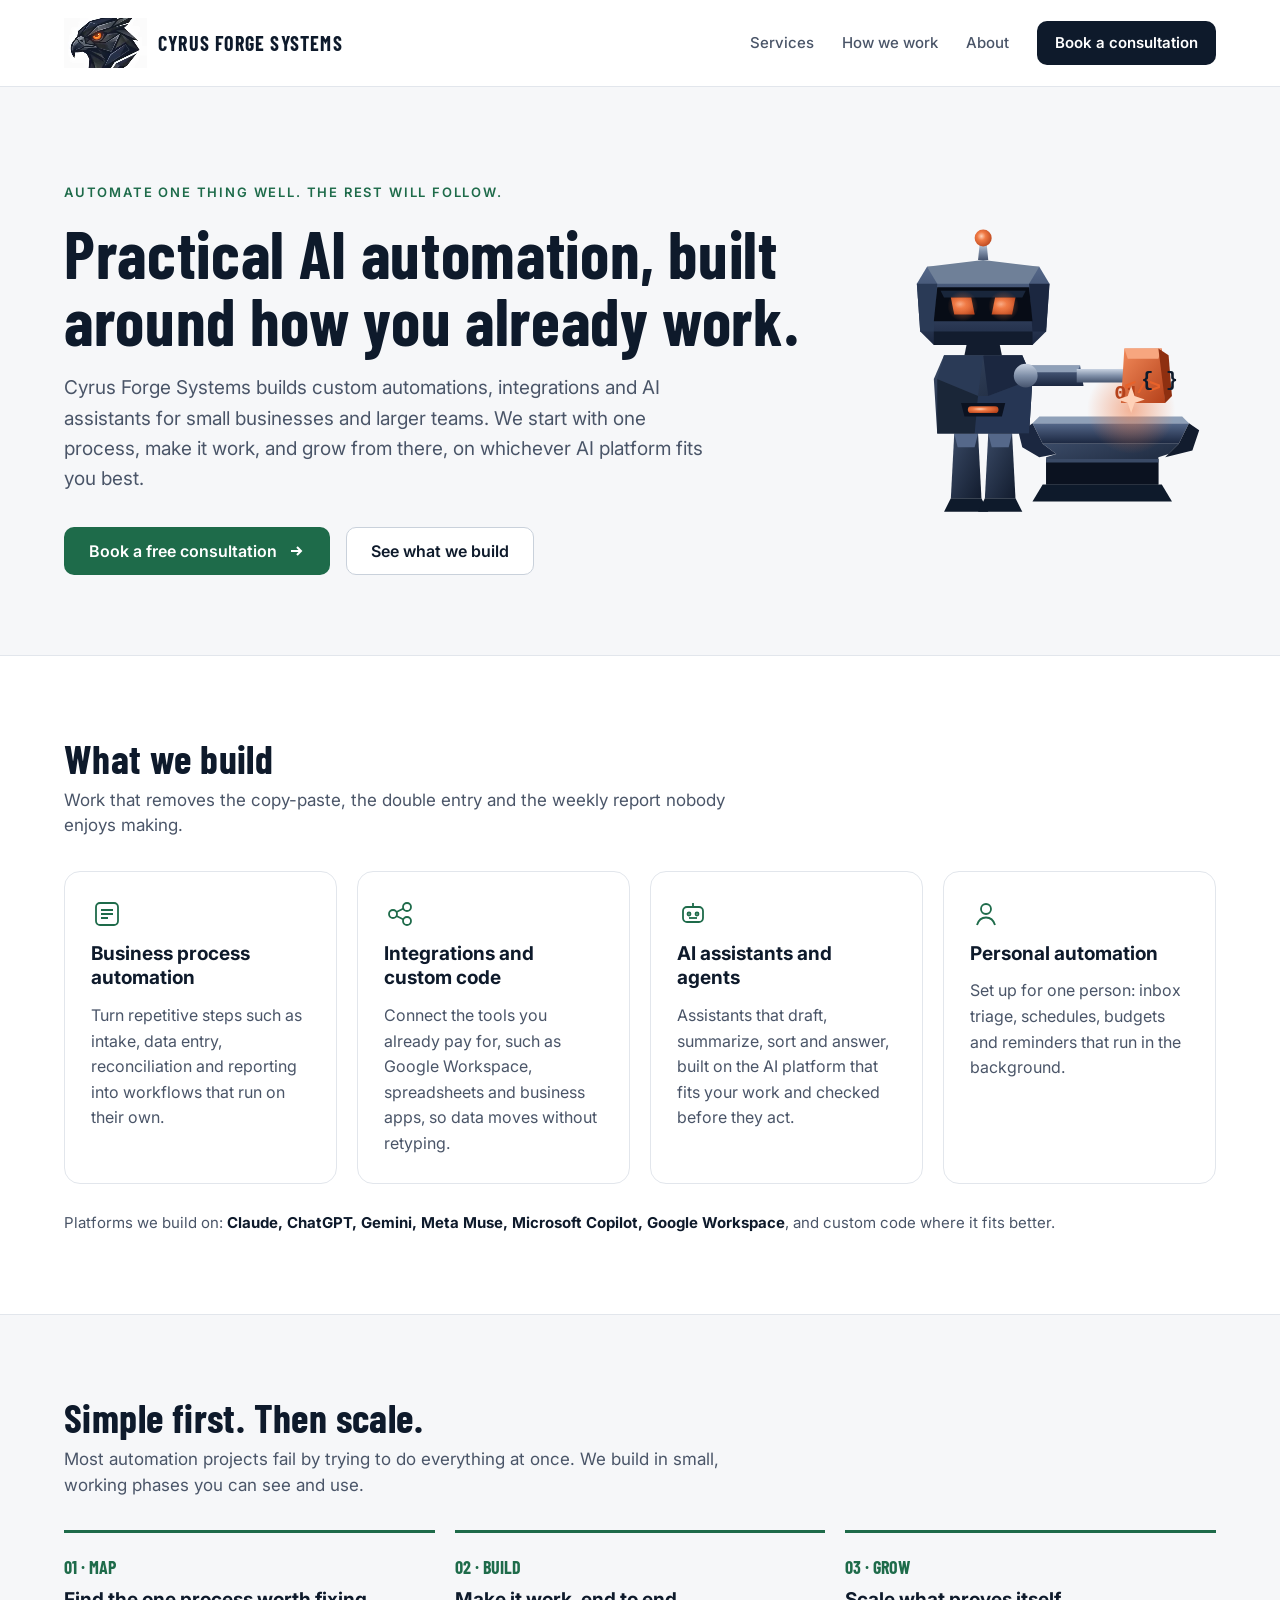
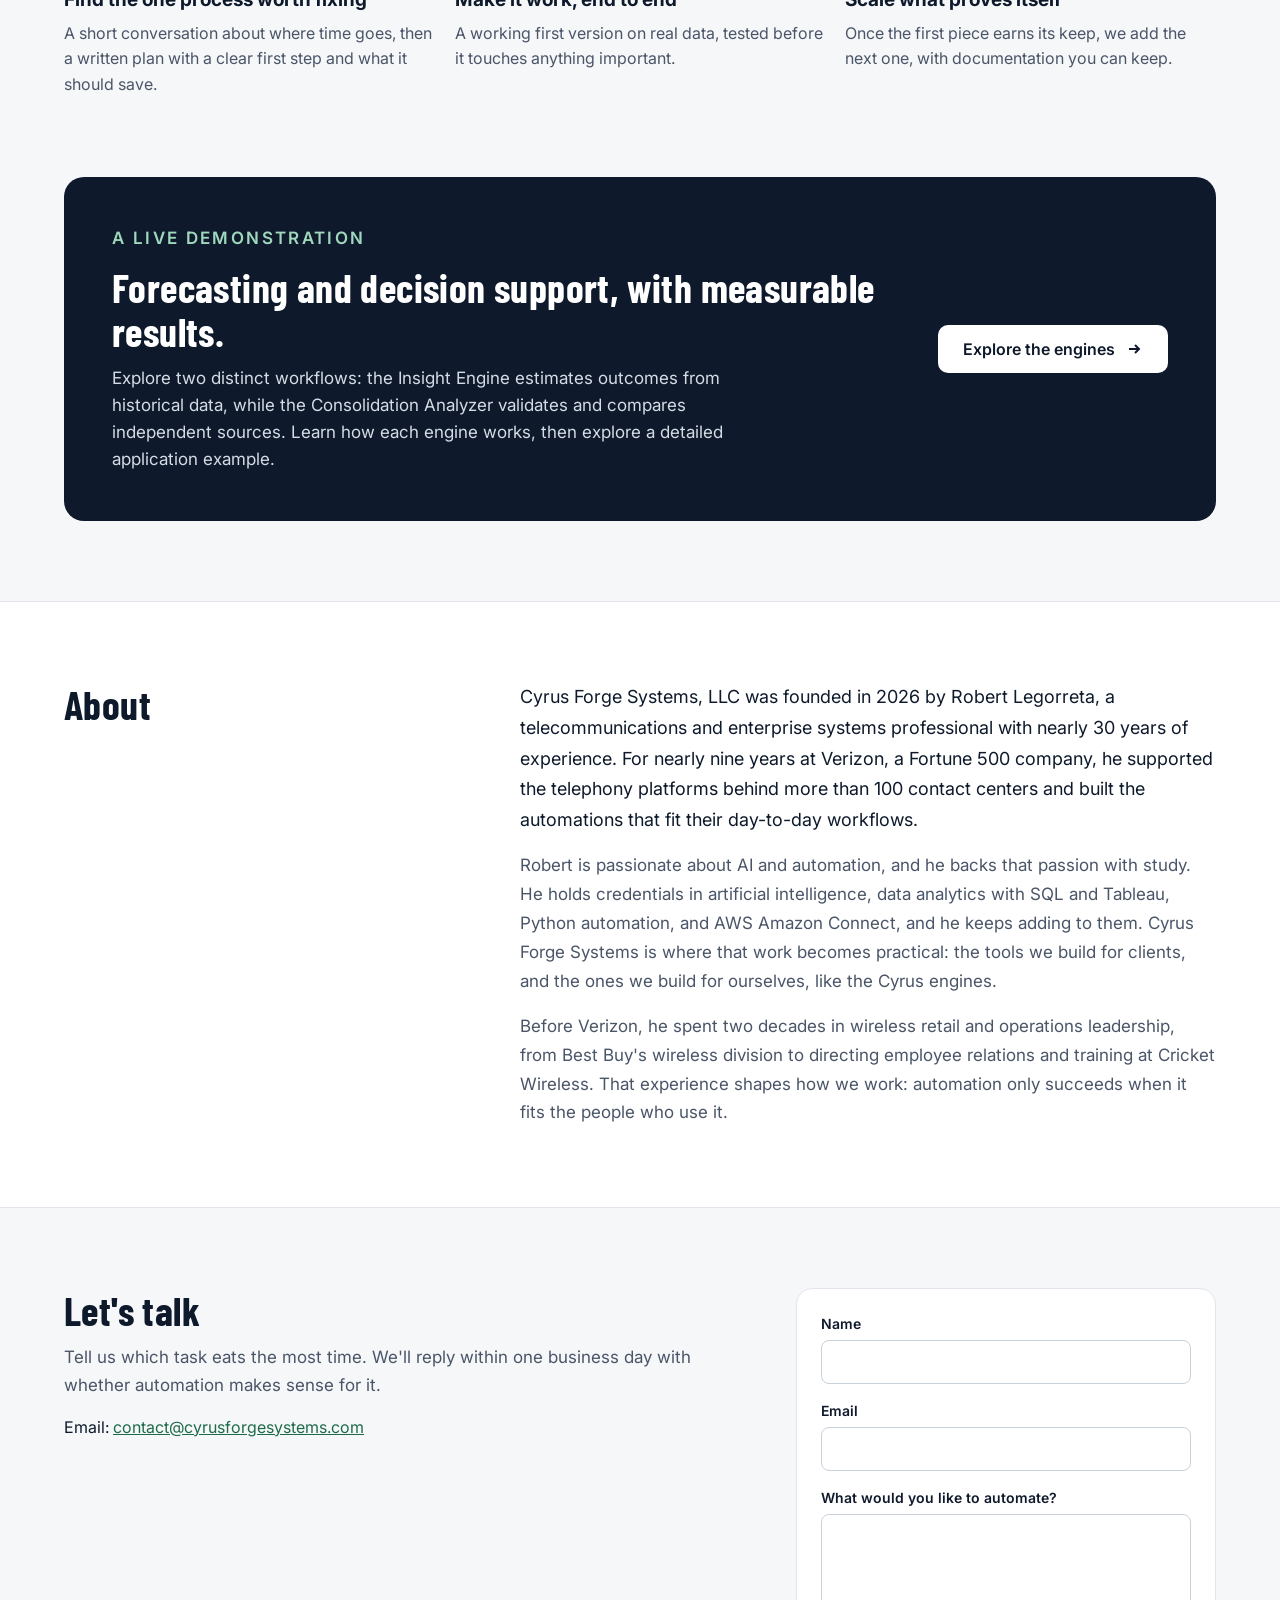
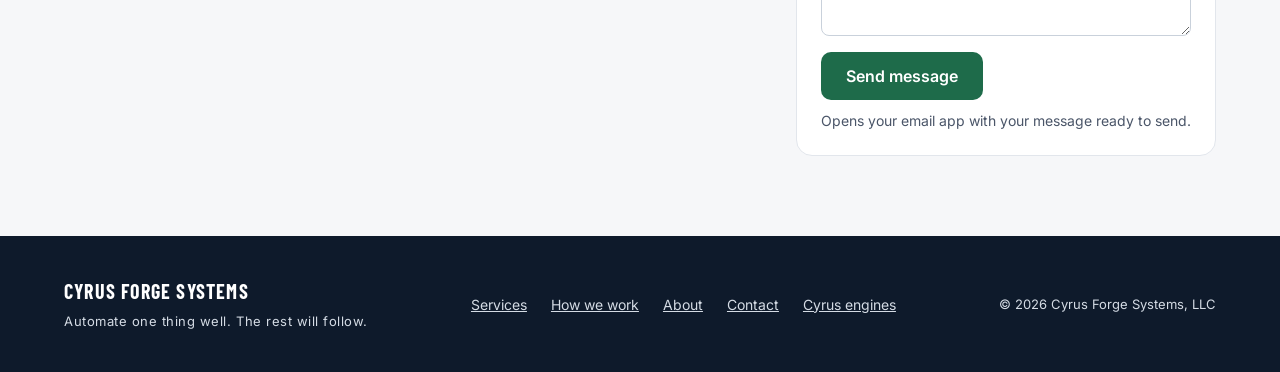
<file: index.html>
<!doctype html>
<html lang="en">
<head>
<meta charset="utf-8">
<meta name="viewport" content="width=device-width, initial-scale=1">
<title>Cyrus Forge Systems | AI automation</title>
<meta name="description" content="Cyrus Forge Systems builds custom automations, integrations, AI assistants and forecasting systems for small businesses and larger teams in Dallas-Fort Worth.">
<link rel="icon" href="assets/favicon.png" type="image/png">
<meta property="og:type" content="website">
<meta property="og:site_name" content="Cyrus Forge Systems">
<meta property="og:title" content="Cyrus Forge Systems | AI Automation Engines">
<meta property="og:description" content="We build engines, not one-off tools. Transferable automation with human-in-the-loop by design, for business and operational workflows.">
<meta property="og:url" content="https://www.cyrusforgesystems.com/">
<meta property="og:image" content="https://www.cyrusforgesystems.com/assets/og-card.png">
<meta property="og:image:width" content="1200">
<meta property="og:image:height" content="630">
<meta name="twitter:card" content="summary_large_image">
<meta name="twitter:title" content="Cyrus Forge Systems | AI Automation Engines">
<meta name="twitter:description" content="We build engines, not one-off tools. Transferable automation with human-in-the-loop by design.">
<meta name="twitter:image" content="https://www.cyrusforgesystems.com/assets/og-card.png">
<link rel="preconnect" href="https://fonts.googleapis.com">
<link rel="preconnect" href="https://fonts.gstatic.com" crossorigin>
<link href="https://fonts.googleapis.com/css2?family=Barlow+Condensed:wght@600;700&family=Inter:wght@400;500;600&display=swap" rel="stylesheet">
<link rel="stylesheet" href="assets/styles.css?v=202610282235">
</head>
<body>
<a class="skip" href="#main">Skip to content</a>

<header class="site-header">
  <nav class="wrap site-nav" aria-label="Site">
    <a class="brand" href="index.html" aria-current="page">
      <video class="brand-mark" autoplay muted loop playsinline preload="auto" poster="assets/hawk-poster.jpg" aria-hidden="true" width="84" height="50"><source src="assets/hawk-loop.webm" type="video/webm"><source src="assets/hawk-loop.mp4" type="video/mp4"></video>
      <span>CYRUS FORGE SYSTEMS</span>
    </a>
    <div class="nav-links">
      <a href="#services">Services</a>
      <a href="#approach">How we work</a>
      <a href="#about">About</a>
      <a class="nav-cta" href="#contact">Book a consultation</a>
    </div>
  </nav>
</header>

<main id="main">
  <section class="wrap hero">
    <div class="hero-text">
      <p class="eyebrow">Automate one thing well. The rest will follow.</p>
      <h1>Practical AI automation, built around how you already work.</h1>
      <p class="lead">Cyrus Forge Systems builds custom automations, integrations and AI assistants for small businesses and larger teams. We start with one process, make it work, and grow from there, on whichever AI platform fits you best.</p>
      <div class="btn-row">
        <a class="btn btn-primary" href="#contact">Book a free consultation
          <svg aria-hidden="true" width="18" height="18" viewBox="0 0 18 18" fill="none" stroke="#FFFFFF" stroke-width="2"><path d="M4 9h10"/><path d="M10 5l4 4-4 4"/></svg></a>
        <a class="btn btn-secondary" href="#services">See what we build</a>
      </div>
    </div>
    <div class="hero-card-col">
      <div class="smith-stage">
        <svg xmlns="http://www.w3.org/2000/svg" id="smith" class="smith" width="560" height="560" role="img" aria-label="The Cyrus Forge smith striking code out of an anvil" viewBox="0 0 200 200">
<defs><style>@keyframes swing{0%,16%{transform:rotate(-52deg)}36%{transform:rotate(6deg)}44%{transform:rotate(1deg)}68%,100%{transform:rotate(-52deg)}}
@keyframes fly1{0%,34%{opacity:0;transform:translate(0,0) scale(.5)}40%{opacity:1;transform:translate(-6px,-18px) scale(1)}60%{transform:translate(-14px,-44px)}94%,100%{opacity:0;transform:translate(-18px,-60px)}}
@keyframes fly2{0%,34%{opacity:0;transform:translate(0,0) scale(.5)}40%{opacity:1;transform:translate(4px,-22px) scale(1)}60%{transform:translate(8px,-54px)}95%,100%{opacity:0;transform:translate(10px,-72px)}}
@keyframes fly3{0%,34%{opacity:0;transform:translate(0,0) scale(.5)}40%{opacity:1;transform:translate(12px,-14px) scale(1)}60%{transform:translate(28px,-38px)}93%,100%{opacity:0;transform:translate(34px,-52px)}}
@keyframes fl{0%,34%{opacity:0;transform:scale(.2)}38%{opacity:1;transform:scale(1.2)}50%,100%{opacity:0;transform:scale(1.6)}}
.arm{transform-box:view-box;transform-origin:88px 98px;animation:swing 2.6s cubic-bezier(.5,0,.3,1) infinite}
.c1{animation:fly1 2.6s ease-out infinite}.c2{animation:fly2 2.6s ease-out infinite}.c3{animation:fly3 2.6s ease-out infinite}
.flash{transform-box:fill-box;transform-origin:center;animation:fl 2.6s infinite}

.code text{fill:#E8622A}.code .c2 text{fill:#0E1A2B}.code .c3 text{fill:#B5411A}
#smith2 .code text{fill:#F7A67F}#smith2 .code .c2 text{fill:#FFD2B8}#smith2 .code .c3 text{fill:#F07A45}</style>
<linearGradient id="steelA" x1="0" y1="0" x2="1" y2="1"><stop offset="0" stop-color="#3A4A66"/><stop offset="1" stop-color="#121C2E"/></linearGradient>
<linearGradient id="steelB" x1="0" y1="0" x2="0" y2="1"><stop offset="0" stop-color="#55688A"/><stop offset="1" stop-color="#1B2740"/></linearGradient>
<linearGradient id="steelC" x1="0" y1="0" x2="1" y2="0"><stop offset="0" stop-color="#0E1A2B"/><stop offset="1" stop-color="#2A3A56"/></linearGradient>
<linearGradient id="chrome" x1="0" y1="0" x2="0" y2="1"><stop offset="0" stop-color="#C9D3E2"/><stop offset=".5" stop-color="#7F8FA8"/><stop offset="1" stop-color="#46546E"/></linearGradient>
<radialGradient id="ember" cx=".4" cy=".4" r=".7"><stop offset="0" stop-color="#FFD2B8"/><stop offset=".35" stop-color="#F07A45"/><stop offset="1" stop-color="#B5411A"/></radialGradient>
<radialGradient id="glow" cx=".5" cy=".5" r=".5"><stop offset="0" stop-color="#F07A45" stop-opacity=".55"/><stop offset="1" stop-color="#F07A45" stop-opacity="0"/></radialGradient>
<linearGradient id="hammer" x1="0" y1="0" x2="1" y2="1"><stop offset="0" stop-color="#F28A5A"/><stop offset="1" stop-color="#B5411A"/></linearGradient>
</defs>

<!-- anvil, faceted -->
<g>
<polygon points="92,126 184,126 178,138 98,138" fill="url(#steelB)"/>
<polygon points="98,138 178,138 172,144 166,146 166,162 100,162 100,146 106,144" fill="url(#steelA)"/>
<polygon points="92,126 98,138 106,144 96,146 86,140 84,132" fill="#1B2740"/>
<polygon points="178,138 184,126 190,130 186,142 170,146" fill="#121C2E"/>
<polygon points="98,162 168,162 174,172 92,172" fill="#0E1A2B"/>
<polygon points="92,126 184,126 180,122 96,122" fill="#8FA0B8"/>
<polygon points="100,147 166,147 166,162 100,162" fill="#0B1220"/><polygon points="100,147 166,147 166,149 100,149" fill="#3A4A66"/>

</g>

<!-- hot spot on anvil -->
<circle cx="150" cy="118" r="26" fill="url(#glow)"/>

<!-- legs -->
<g>
<polygon points="46,132 60,132 62,170 44,170" fill="url(#steelA)"/>
<polygon points="66,132 80,132 82,170 64,170" fill="url(#steelA)"/>
<polygon points="44,170 62,170 66,178 40,178" fill="#0E1A2B"/>
<polygon points="64,170 82,170 86,178 60,178" fill="#0E1A2B"/>
<polygon points="46,132 60,132 58,140 48,140" fill="#55688A"/>
<polygon points="66,132 80,132 78,140 68,140" fill="#55688A"/>
</g>

<!-- torso, faceted -->
<g>
<polygon points="40,86 86,86 92,100 90,132 36,132 34,100" fill="url(#steelA)"/>
<polygon points="40,86 63,86 60,110 36,100" fill="#2A3A56"/>
<polygon points="63,86 86,86 92,100 66,110" fill="#1B2740"/>
<polygon points="36,100 60,110 58,132 36,132" fill="#1A2638"/>
<polygon points="66,110 92,100 90,132 58,132 60,110" fill="#263654"/>
<!-- chest plate -->
<polygon points="50,114 76,114 74,122 52,122" fill="#0B1220"/>
<rect x="54" y="116" width="18" height="4" rx="2" fill="url(#ember)"/>
</g>

<!-- neck -->
<polygon points="54,76 72,76 74,86 52,86" fill="#121C2E"/>

<!-- head, faceted -->
<g>
<polygon points="30,34 96,34 102,44 100,72 92,80 34,80 26,72 24,44" fill="url(#steelB)"/>
<polygon points="30,34 63,30 96,34 90,44 36,44" fill="#6F8098"/>
<polygon points="24,44 36,44 34,72 26,72" fill="#2A3A56"/>
<polygon points="90,44 102,44 100,72 92,72" fill="#1B2740"/>
<polygon points="34,72 92,72 92,80 34,80" fill="#121C2E"/>
<!-- visor -->
<polygon points="36,46 90,46 92,66 34,66" fill="#070C16"/>
<polygon points="38,48 88,48 86,52 40,52" fill="#1E2D45" opacity=".8"/>
<!-- eyes -->
<polygon points="44,52 56,52 58,62 46,62" fill="url(#ember)"/>
<polygon points="70,52 82,52 80,62 68,62" fill="url(#ember)"/>
<circle cx="51" cy="57" r="9" fill="url(#glow)"/><circle cx="75" cy="57" r="9" fill="url(#glow)"/>
<!-- antenna -->
<polygon points="60,30 66,30 65,20 61,20" fill="url(#chrome)"/>
<circle cx="63" cy="17" r="5" fill="url(#ember)"/>
</g>

<!-- arm + hammer -->
<g id="arm" class="arm">
<polygon points="86,92 120,92 122,104 84,104" fill="url(#steelB)"/>
<polygon points="86,92 120,92 118,96 88,96" fill="#8FA0B8"/>
<polygon points="118,94 150,94 150,102 118,102" fill="url(#chrome)"/>
<polygon points="146,82 168,82 170,114 144,114" fill="url(#hammer)"/>
<polygon points="146,82 168,82 166,88 148,88" fill="#F7A67F"/>
<polygon points="166,82 170,114 174,110 172,86" fill="#8E2F10"/>
<circle cx="88" cy="98" r="7" fill="url(#chrome)"/>
</g>

<!-- code off the anvil -->
<g font-family="JetBrains Mono, Menlo, monospace" font-weight="700" font-size="12" class="code">
<g class="c1"><text x="146" y="108" fill="#F7A67F">&lt;/&gt;</text></g>
<g class="c2"><text x="156" y="104" fill="#FFD2B8">{ }</text></g>
<g class="c3"><text x="140" y="112" fill="#F07A45">01</text></g>
</g>
<g class="flash" fill="#FFD2B8"><polygon points="150,104 152,110 158,112 152,114 150,120 148,114 142,112 148,110"/></g>
</svg>
      </div>
    </div>
  </section>

  <section id="services" class="band">
    <div class="wrap section">
      <h2>What we build</h2>
      <p class="section-intro">Work that removes the copy-paste, the double entry and the weekly report nobody enjoys making.</p>
      <div class="grid grid-250">
        <article class="tile">
          <svg aria-hidden="true" width="32" height="32" viewBox="0 0 32 32" fill="none" stroke="#1E6B4A" stroke-width="1.8"><rect x="5" y="5" width="22" height="22" rx="4"/><path d="M10 12h12M10 16h12M10 20h7"/></svg>
          <h3>Business process automation</h3>
          <p>Turn repetitive steps such as intake, data entry, reconciliation and reporting into workflows that run on their own.</p>
        </article>
        <article class="tile">
          <svg aria-hidden="true" width="32" height="32" viewBox="0 0 32 32" fill="none" stroke="#1E6B4A" stroke-width="1.8"><circle cx="9" cy="16" r="4"/><circle cx="23" cy="9" r="4"/><circle cx="23" cy="23" r="4"/><path d="M12.5 14l7-3.5M12.5 18l7 3.5"/></svg>
          <h3>Integrations and custom code</h3>
          <p>Connect the tools you already pay for, such as Google Workspace, spreadsheets and business apps, so data moves without retyping.</p>
        </article>
        <article class="tile">
          <svg aria-hidden="true" width="32" height="32" viewBox="0 0 32 32" fill="none" stroke="#1E6B4A" stroke-width="1.8"><rect x="6" y="9" width="20" height="15" rx="4"/><path d="M16 5v4"/><circle cx="12" cy="16" r="1.5"/><circle cx="20" cy="16" r="1.5"/><path d="M12 20h8"/></svg>
          <h3>AI assistants and agents</h3>
          <p>Assistants that draft, summarize, sort and answer, built on the AI platform that fits your work and checked before they act.</p>
        </article>
        <article class="tile">
          <svg aria-hidden="true" width="32" height="32" viewBox="0 0 32 32" fill="none" stroke="#1E6B4A" stroke-width="1.8"><circle cx="16" cy="11" r="5"/><path d="M7 27c1.5-5 5-7.5 9-7.5s7.5 2.5 9 7.5"/></svg>
          <h3>Personal automation</h3>
          <p>Set up for one person: inbox triage, schedules, budgets and reminders that run in the background.</p>
        </article>
      </div>
      <p class="platforms">Platforms we build on: <strong>Claude, ChatGPT, Gemini, Meta Muse, Microsoft Copilot, Google Workspace</strong>, and custom code where it fits better.</p>
    </div>
  </section>

  <section id="approach" class="wrap section" aria-labelledby="approach-title">
    <h2 id="approach-title">Simple first. Then scale.</h2>
    <p class="section-intro">Most automation projects fail by trying to do everything at once. We build in small, working phases you can see and use.</p>
    <ol class="steps grid grid-260">
      <li>
        <p class="num">01 · MAP</p>
        <h3>Find the one process worth fixing</h3>
        <p>A short conversation about where time goes, then a written plan with a clear first step and what it should save.</p>
      </li>
      <li>
        <p class="num">02 · BUILD</p>
        <h3>Make it work, end to end</h3>
        <p>A working first version on real data, tested before it touches anything important.</p>
      </li>
      <li>
        <p class="num">03 · GROW</p>
        <h3>Scale what proves itself</h3>
        <p>Once the first piece earns its keep, we add the next one, with documentation you can keep.</p>
      </li>
    </ol>
  </section>

  <section class="wrap" style="padding-bottom:80px" aria-labelledby="cyrus-title">
    <div class="dark-panel">
      <div>
        <p class="eyebrow">A live demonstration</p>
        <h2 id="cyrus-title">Forecasting and decision support, with measurable results.</h2>
        <p>Explore two distinct workflows: the Insight Engine estimates outcomes from historical data, while the Consolidation Analyzer validates and compares independent sources. Learn how each engine works, then explore a detailed application example.</p>
      </div>
      <a class="btn btn-light" href="cyrus/index.html">Explore the engines
        <svg aria-hidden="true" width="18" height="18" viewBox="0 0 18 18" fill="none" stroke="#0E1A2B" stroke-width="2"><path d="M4 9h10"/><path d="M10 5l4 4-4 4"/></svg></a>
    </div>
  </section>

  <section id="about" class="band">
    <div class="wrap section split">
      <div><h2>About</h2></div>
      <div>
        <p style="margin:0 0 16px;font-size:18px;line-height:1.7">Cyrus Forge Systems, LLC was founded in 2026 by Robert Legorreta, a telecommunications and enterprise systems professional with nearly 30 years of experience. For nearly nine years at Verizon, a Fortune 500 company, he supported the telephony platforms behind more than 100 contact centers and built the automations that fit their day-to-day workflows.</p>
        <p class="muted" style="margin:0 0 16px;font-size:17px;line-height:1.7">Robert is passionate about AI and automation, and he backs that passion with study. He holds credentials in artificial intelligence, data analytics with SQL and Tableau, Python automation, and AWS Amazon Connect, and he keeps adding to them. Cyrus Forge Systems is where that work becomes practical: the tools we build for clients, and the ones we build for ourselves, like the Cyrus engines.</p>
        <p class="muted" style="margin:0;font-size:17px;line-height:1.7">Before Verizon, he spent two decades in wireless retail and operations leadership, from Best Buy's wireless division to directing employee relations and training at Cricket Wireless. That experience shapes how we work: automation only succeeds when it fits the people who use it.</p>
      </div>
    </div>
  </section>

  <section id="contact" class="wrap section split">
    <div>
      <h2 style="margin-bottom:12px">Let's talk</h2>
      <p class="muted" style="margin:0 0 16px;font-size:17px;line-height:1.6">Tell us which task eats the most time. We'll reply within one business day with whether automation makes sense for it.</p>
      <p style="margin:0">Email: <a href="mailto:contact@cyrusforgesystems.com">contact@cyrusforgesystems.com</a></p>
    </div>
    <!-- For now the form opens the visitor's email app addressed to contact@cyrusforgesystems.com. -->
    <form class="card form" id="contact-form" aria-label="Contact form" action="mailto:contact@cyrusforgesystems.com" method="get">
      <label>Name
        <input type="text" name="name" autocomplete="name" required>
      </label>
      <label>Email
        <input type="email" name="email" autocomplete="email" required>
      </label>
      <label class="full">What would you like to automate?
        <textarea name="message" rows="5" required></textarea>
      </label>
      <div class="full">
        <button class="btn btn-primary" type="submit">Send message</button>
        <p class="muted" style="margin:10px 0 0;font-size:14px">Opens your email app with your message ready to send.</p>
      </div>
    </form>
    <script>
      document.getElementById('contact-form').addEventListener('submit', function (e) {
        e.preventDefault();
        var f = e.target;
        var subject = 'Automation inquiry from ' + f.name.value;
        var body = f.message.value + '\n\n' + f.name.value + '\n' + f.email.value;
        window.location.href = 'mailto:contact@cyrusforgesystems.com?subject=' +
          encodeURIComponent(subject) + '&body=' + encodeURIComponent(body);
      });
    </script>
  </section>
</main>

<footer class="site-footer">
  <div class="wrap footer-inner">
    <div><p class="footer-brand">CYRUS FORGE SYSTEMS</p><p class="footer-motto">Automate one thing well. The rest will follow.</p></div>
    <div class="footer-links">
      <a href="#services">Services</a>
      <a href="#approach">How we work</a>
      <a href="#about">About</a>
      <a href="#contact">Contact</a>
      <a href="cyrus/index.html">Cyrus engines</a>
    </div>
    <p class="footer-small">© 2026 Cyrus Forge Systems, LLC</p>
  </div>
</footer>
</body>
</html>
</file>
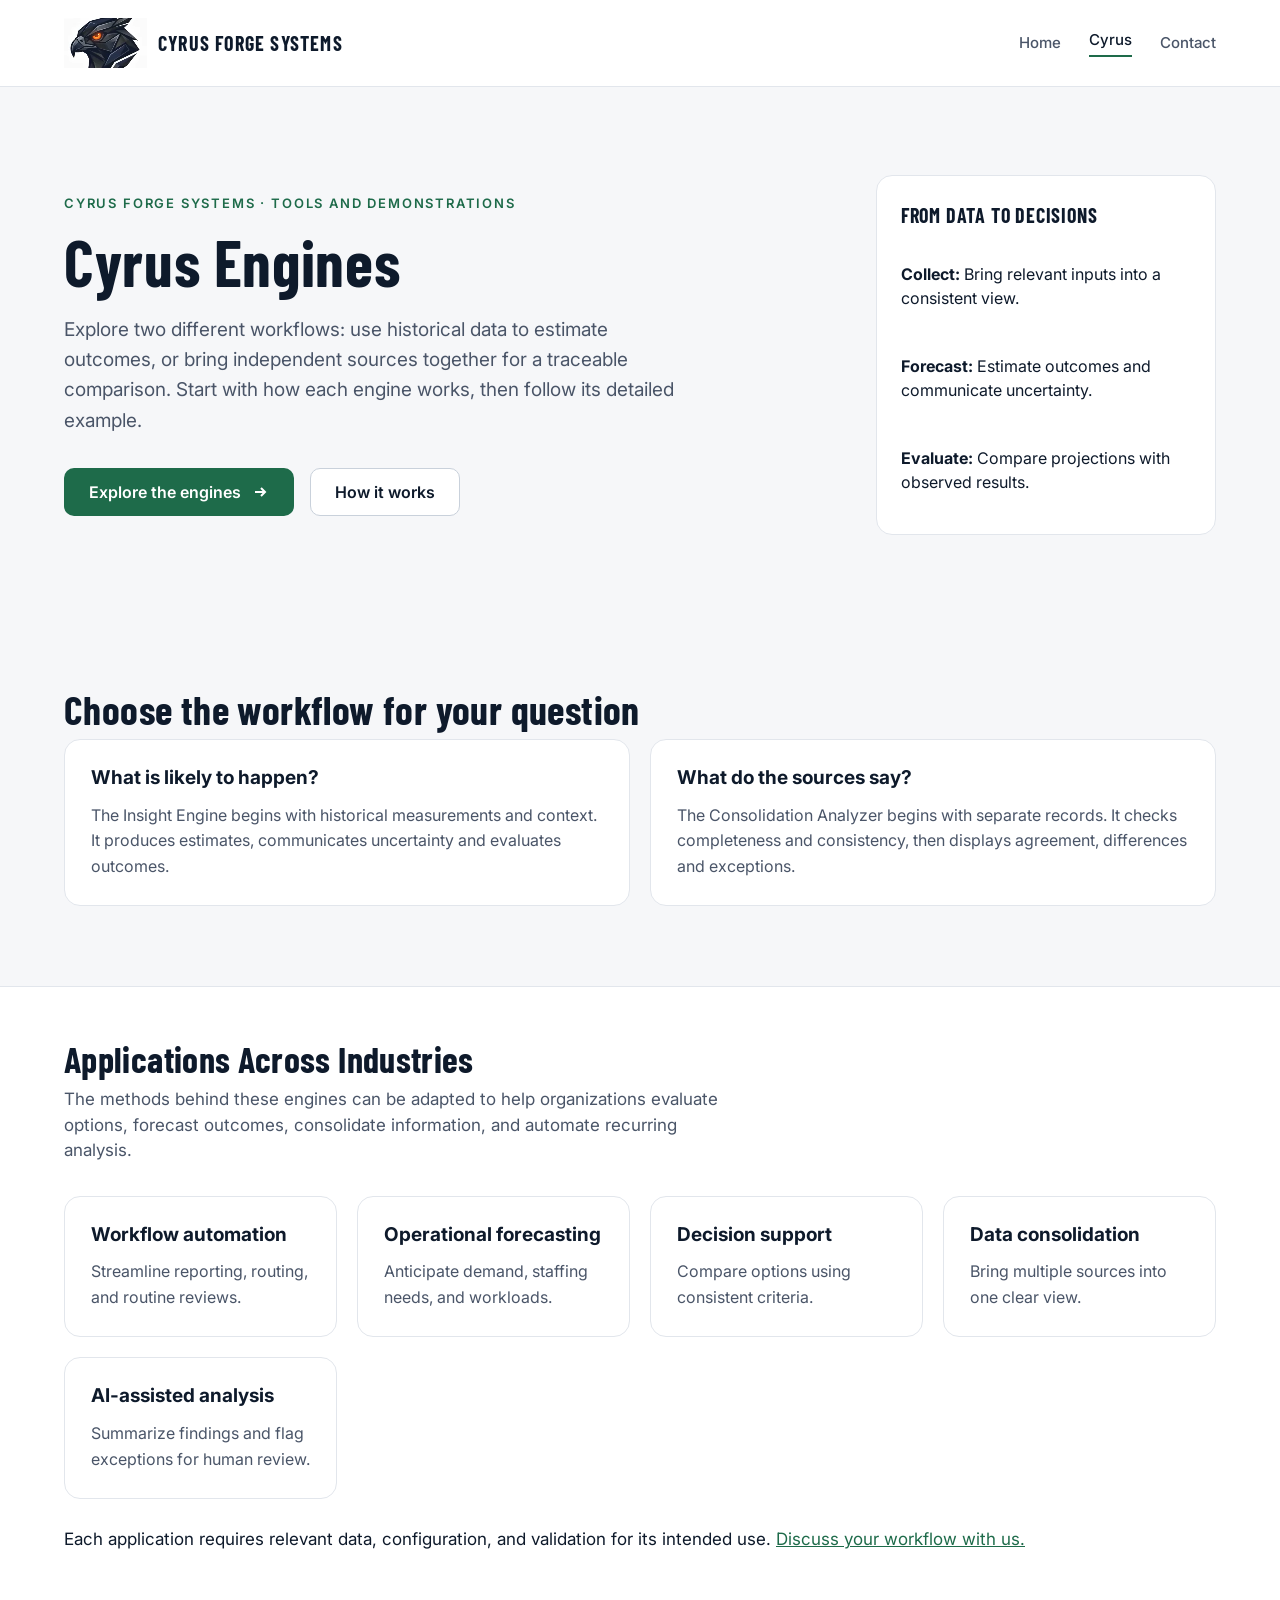
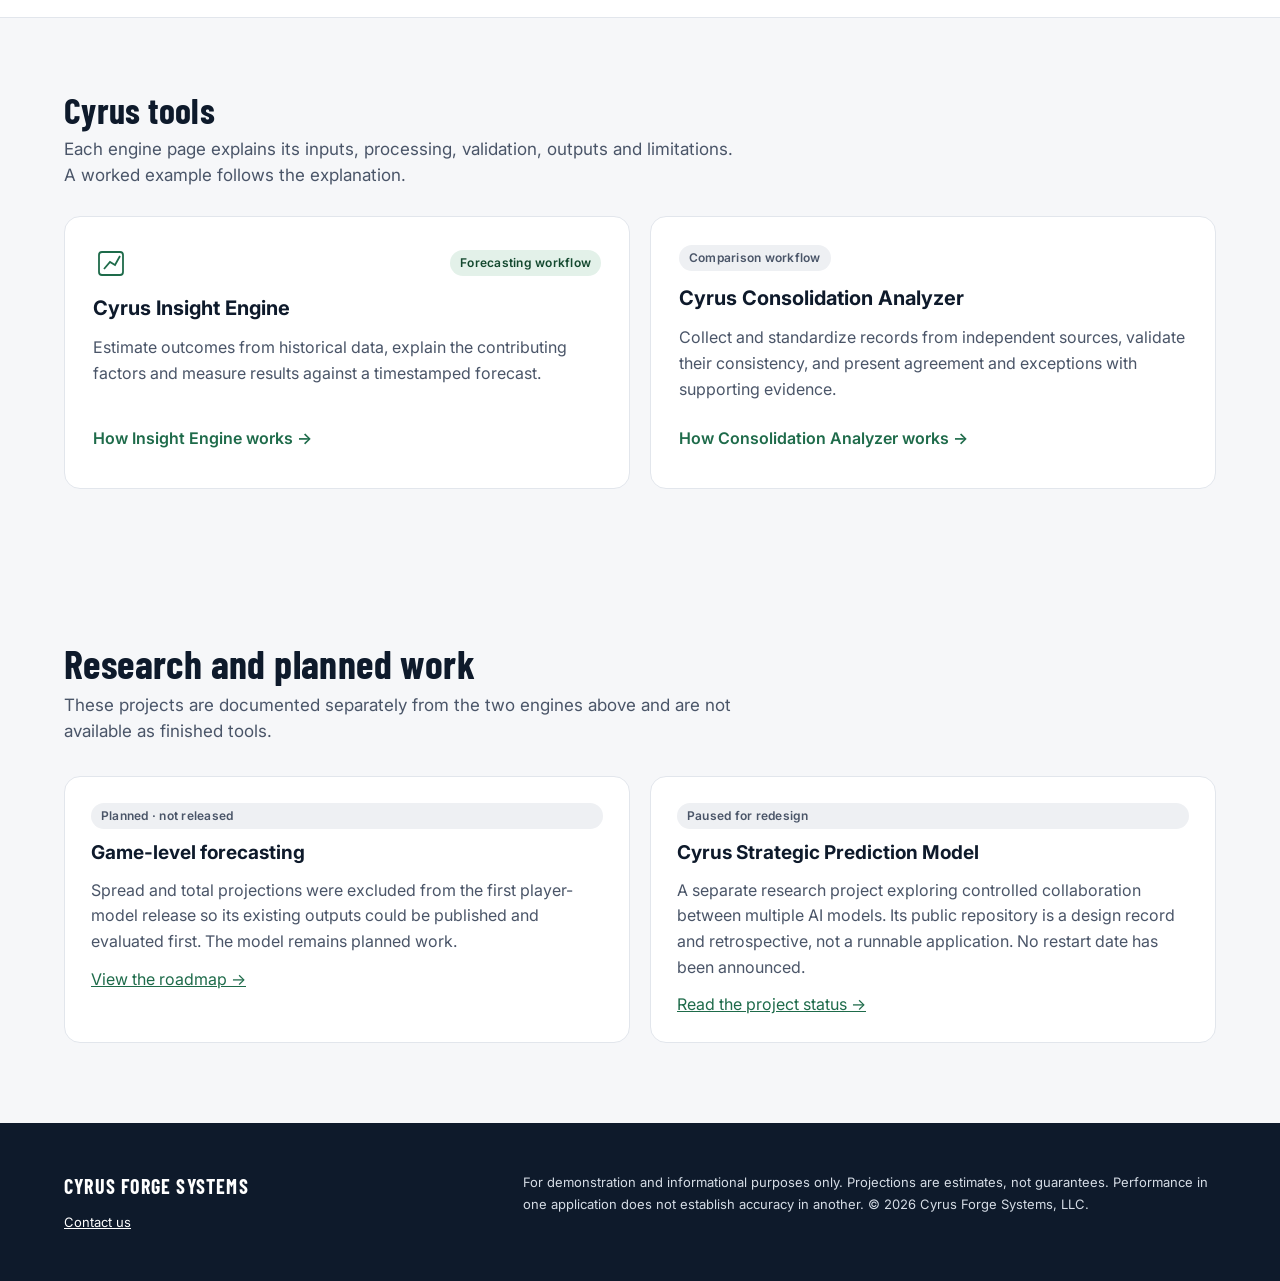
<file: cyrus/index.html>
<!doctype html>
<html lang="en">
<head>
<meta charset="utf-8">
<meta name="viewport" content="width=device-width, initial-scale=1">
<title>Cyrus Engines | Cyrus Forge Systems</title>
<meta name="description" content="Explore Cyrus forecasting and decision-support methods, with potential applications in workflow automation, operational planning and AI-assisted analysis.">
<link rel="icon" href="../assets/favicon.png" type="image/png">
<link rel="preconnect" href="https://fonts.googleapis.com">
<link rel="preconnect" href="https://fonts.gstatic.com" crossorigin>
<link href="https://fonts.googleapis.com/css2?family=Barlow+Condensed:wght@600;700&family=Inter:wght@400;500;600&display=swap" rel="stylesheet">
<link rel="stylesheet" href="../assets/styles.css?v=202610282235">
</head>
<body>
<a class="skip" href="#main">Skip to content</a>

<header class="site-header">
  <nav class="wrap site-nav" aria-label="Site">
    <a class="brand" href="../index.html">
      <video class="brand-mark" autoplay muted loop playsinline preload="auto" poster="../assets/hawk-poster.jpg" aria-hidden="true" width="84" height="50"><source src="../assets/hawk-loop.webm" type="video/webm"><source src="../assets/hawk-loop.mp4" type="video/mp4"></video>
      <span>CYRUS FORGE SYSTEMS</span>
    </a>
    <div class="nav-links">
      <a href="../index.html">Home</a>
      <a href="index.html" aria-current="page">Cyrus</a>
      <a href="../index.html#contact">Contact</a>
    </div>
  </nav>
</header>

<main id="main">
  <section class="wrap hero" style="padding-top:88px;padding-bottom:72px;gap:48px">
    <div class="hero-text">
      <p class="eyebrow">Cyrus Forge Systems · Tools and demonstrations</p>
      <h1 style="font-size:clamp(42px,6vw,64px)">Cyrus Engines</h1>
      <p class="lead" style="max-width:620px">Explore two different workflows: use historical data to estimate outcomes, or bring independent sources together for a traceable comparison. Start with how each engine works, then follow its detailed example.</p>
      <div class="btn-row">
        <a class="btn btn-primary" href="#tools">Explore the engines
          <svg aria-hidden="true" width="18" height="18" viewBox="0 0 18 18" fill="none" stroke="#FFFFFF" stroke-width="2"><path d="M4 9h10"/><path d="M10 5l4 4-4 4"/></svg></a>
        <a class="btn btn-secondary" href="#how">How it works</a>
      </div>
    </div>
    <div class="hero-card-col">
      <div class="card">
        <div class="card-head"><p class="card-title">From data to decisions</p></div>
        <div class="stack">
          <p><strong>Collect:</strong> Bring relevant inputs into a consistent view.</p>
          <p><strong>Forecast:</strong> Estimate outcomes and communicate uncertainty.</p>
          <p><strong>Evaluate:</strong> Compare projections with observed results.</p>
        </div>
      </div>
    </div>
  </section>

  <section id="how" class="wrap section" aria-labelledby="choose-title">
<h2 id="choose-title">Choose the workflow for your question</h2>
<div class="grid grid-300">
<article class="tile"><h3>What is likely to happen?</h3><p>The Insight Engine begins with historical measurements and context. It produces estimates, communicates uncertainty and evaluates outcomes.</p></article>
<article class="tile"><h3>What do the sources say?</h3><p>The Consolidation Analyzer begins with separate records. It checks completeness and consistency, then displays agreement, differences and exceptions.</p></article>
</div></section>
  <section id="engine" class="band" aria-labelledby="engine-title">
    <div class="wrap section" style="padding-top:52px;padding-bottom:64px">
      <h2 id="engine-title" style="font-size:36px">Applications Across Industries</h2>
      <p class="section-intro">The methods behind these engines can be adapted to help organizations evaluate options, forecast outcomes, consolidate information, and automate recurring analysis.</p>
      <div class="grid grid-250">
        <article class="tile"><h3>Workflow automation</h3><p>Streamline reporting, routing, and routine reviews.</p></article>
        <article class="tile"><h3>Operational forecasting</h3><p>Anticipate demand, staffing needs, and workloads.</p></article>
        <article class="tile"><h3>Decision support</h3><p>Compare options using consistent criteria.</p></article>
        <article class="tile"><h3>Data consolidation</h3><p>Bring multiple sources into one clear view.</p></article>
        <article class="tile"><h3>AI-assisted analysis</h3><p>Summarize findings and flag exceptions for human review.</p></article>
      </div>
      <p class="platforms" style="font-size:17px;color:var(--navy)">Each application requires relevant data, configuration, and validation for its intended use. <a href="../index.html#contact">Discuss your workflow with us.</a></p>
    </div>
  </section>
  <section id="tools" class="wrap" style="padding-top:72px;padding-bottom:72px">
    <h2 style="font-size:36px">Cyrus tools</h2>
    <p class="section-intro" style="margin-bottom:28px">Each engine page explains its inputs, processing, validation, outputs and limitations. A worked example follows the explanation.</p>
    <div class="grid grid-300">
      <article class="tile" style="padding:28px;gap:14px">
        <div class="tile-top">
          <svg aria-hidden="true" width="36" height="36" viewBox="0 0 36 36" fill="none" stroke="#1E6B4A" stroke-width="1.8"><rect x="6" y="7" width="24" height="23" rx="3"/><path d="M11 24l6-7 5 3 5-9"/></svg>
          <span class="chip chip-pill chip-best">Forecasting workflow</span>
        </div>
        <h3 style="font-size:20px">Cyrus Insight Engine</h3>
        <p>Estimate outcomes from historical data, explain the contributing factors and measure results against a timestamped forecast.</p>
        <a class="tile-link" href="nfl-predictor/index.html">How Insight Engine works →</a>
      </article>
      <article class="tile" style="padding:28px;gap:14px">
        <div class="tile-top"><span class="chip chip-pill chip-dev">Comparison workflow</span></div>
        <h3 style="font-size:20px">Cyrus Consolidation Analyzer</h3>
        <p>Collect and standardize records from independent sources, validate their consistency, and present agreement and exceptions with supporting evidence.</p>
        <a class="tile-link" href="consolidation-analyzer/index.html">How Consolidation Analyzer works →</a>
      </article>
    </div>
  </section>
  <section class="wrap section" aria-labelledby="research-title">
<h2 id="research-title">Research and planned work</h2>
<p class="section-intro">These projects are documented separately from the two engines above and are not available as finished tools.</p>
<div class="grid grid-300">
<article class="tile"><span class="chip chip-pill chip-dev">Planned · not released</span><h3>Game-level forecasting</h3><p>Spread and total projections were excluded from the first player-model release so its existing outputs could be published and evaluated first. The model remains planned work.</p><a href="https://github.com/Ibmcleaner/cyrus-nfl-analytics#whats-next">View the roadmap →</a></article>
<article class="tile"><span class="chip chip-pill chip-dev">Paused for redesign</span><h3>Cyrus Strategic Prediction Model</h3><p>A separate research project exploring controlled collaboration between multiple AI models. Its public repository is a design record and retrospective, not a runnable application. No restart date has been announced.</p><a href="https://github.com/Ibmcleaner/Cyrus-Strategic-Prediction-Model">Read the project status →</a></article>
</div></section>
</main>

<footer class="site-footer">
  <div class="wrap footer-inner" style="padding-top:48px;padding-bottom:48px;align-items:flex-start">
    <div style="flex:1 1 320px">
      <p class="footer-brand" style="margin-bottom:10px">CYRUS FORGE SYSTEMS</p>
      <p class="footer-small"><a href="../index.html#contact" style="color:#FFFFFF">Contact us</a></p>
    </div>
    <p class="footer-small disclaimer">For demonstration and informational purposes only. Projections are estimates, not guarantees. Performance in one application does not establish accuracy in another. © 2026 Cyrus Forge Systems, LLC.</p>
  </div>
</footer>
</body>
</html>
</file>
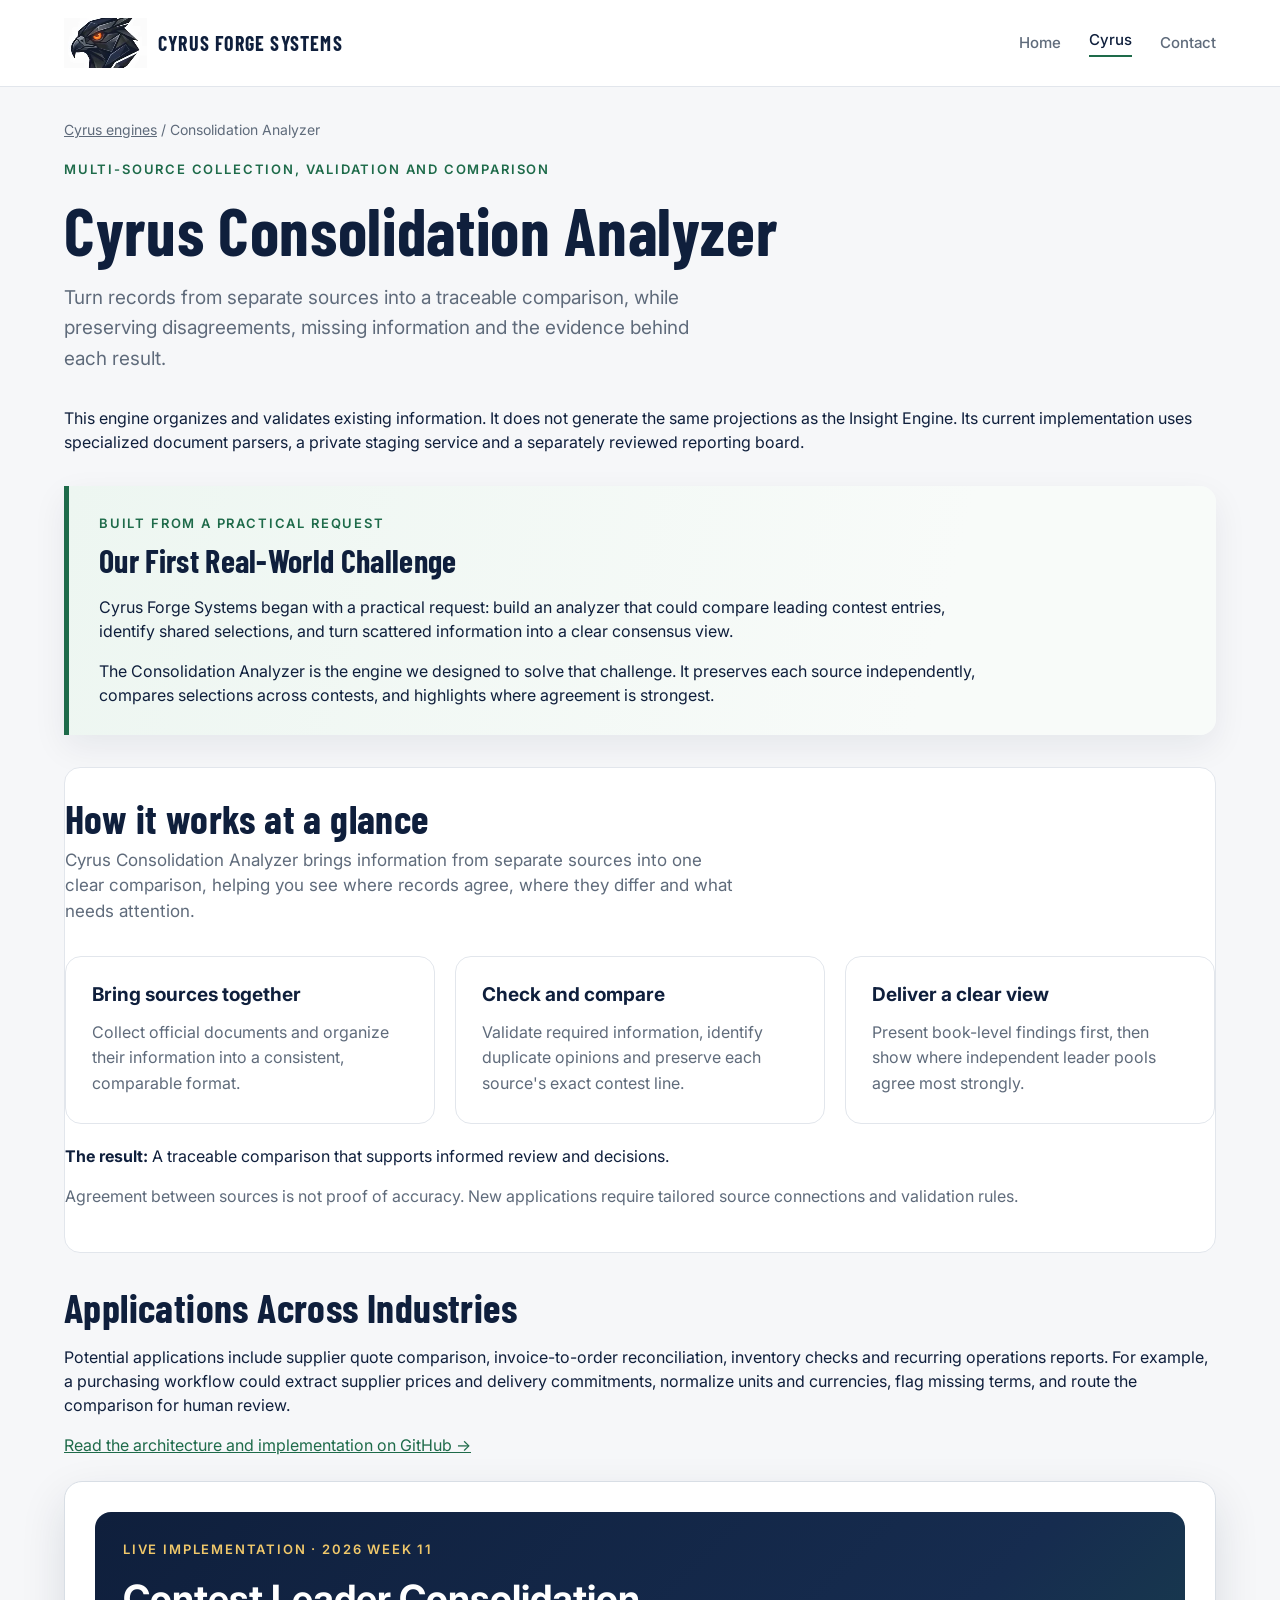
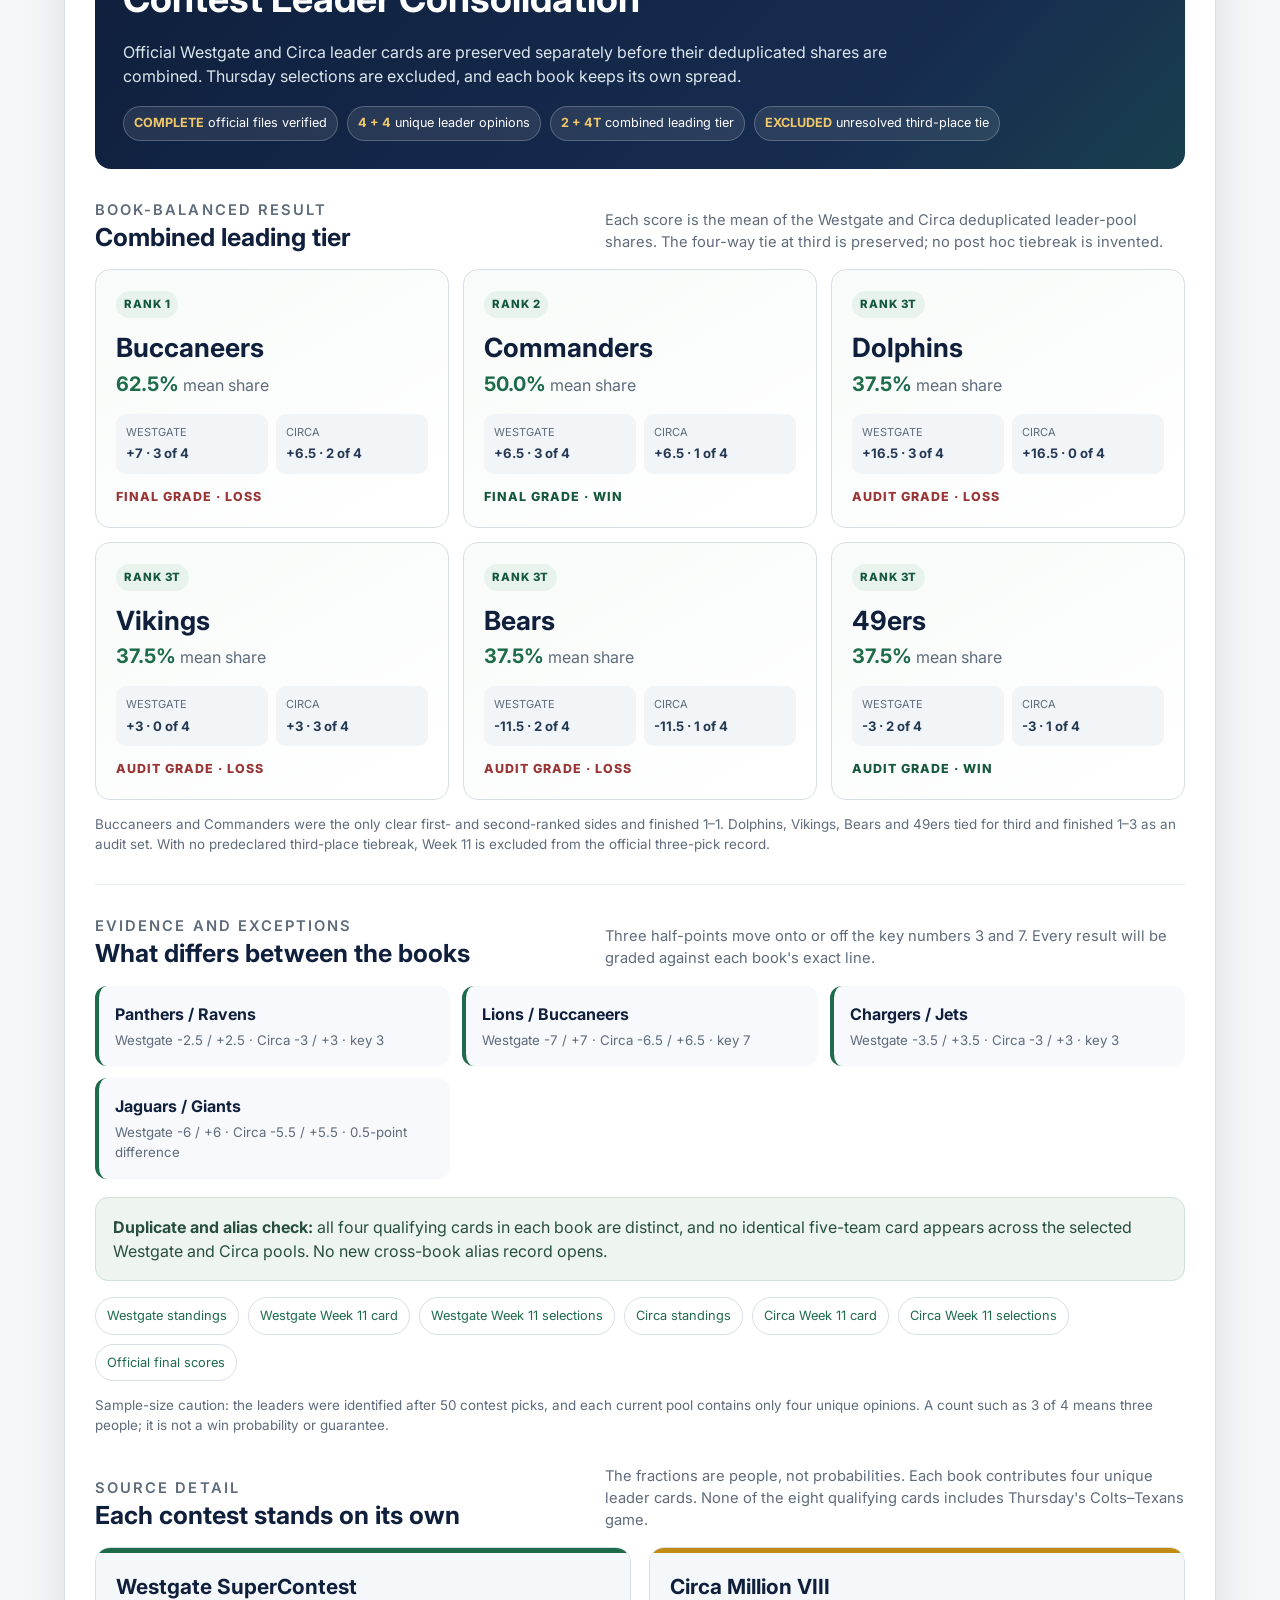
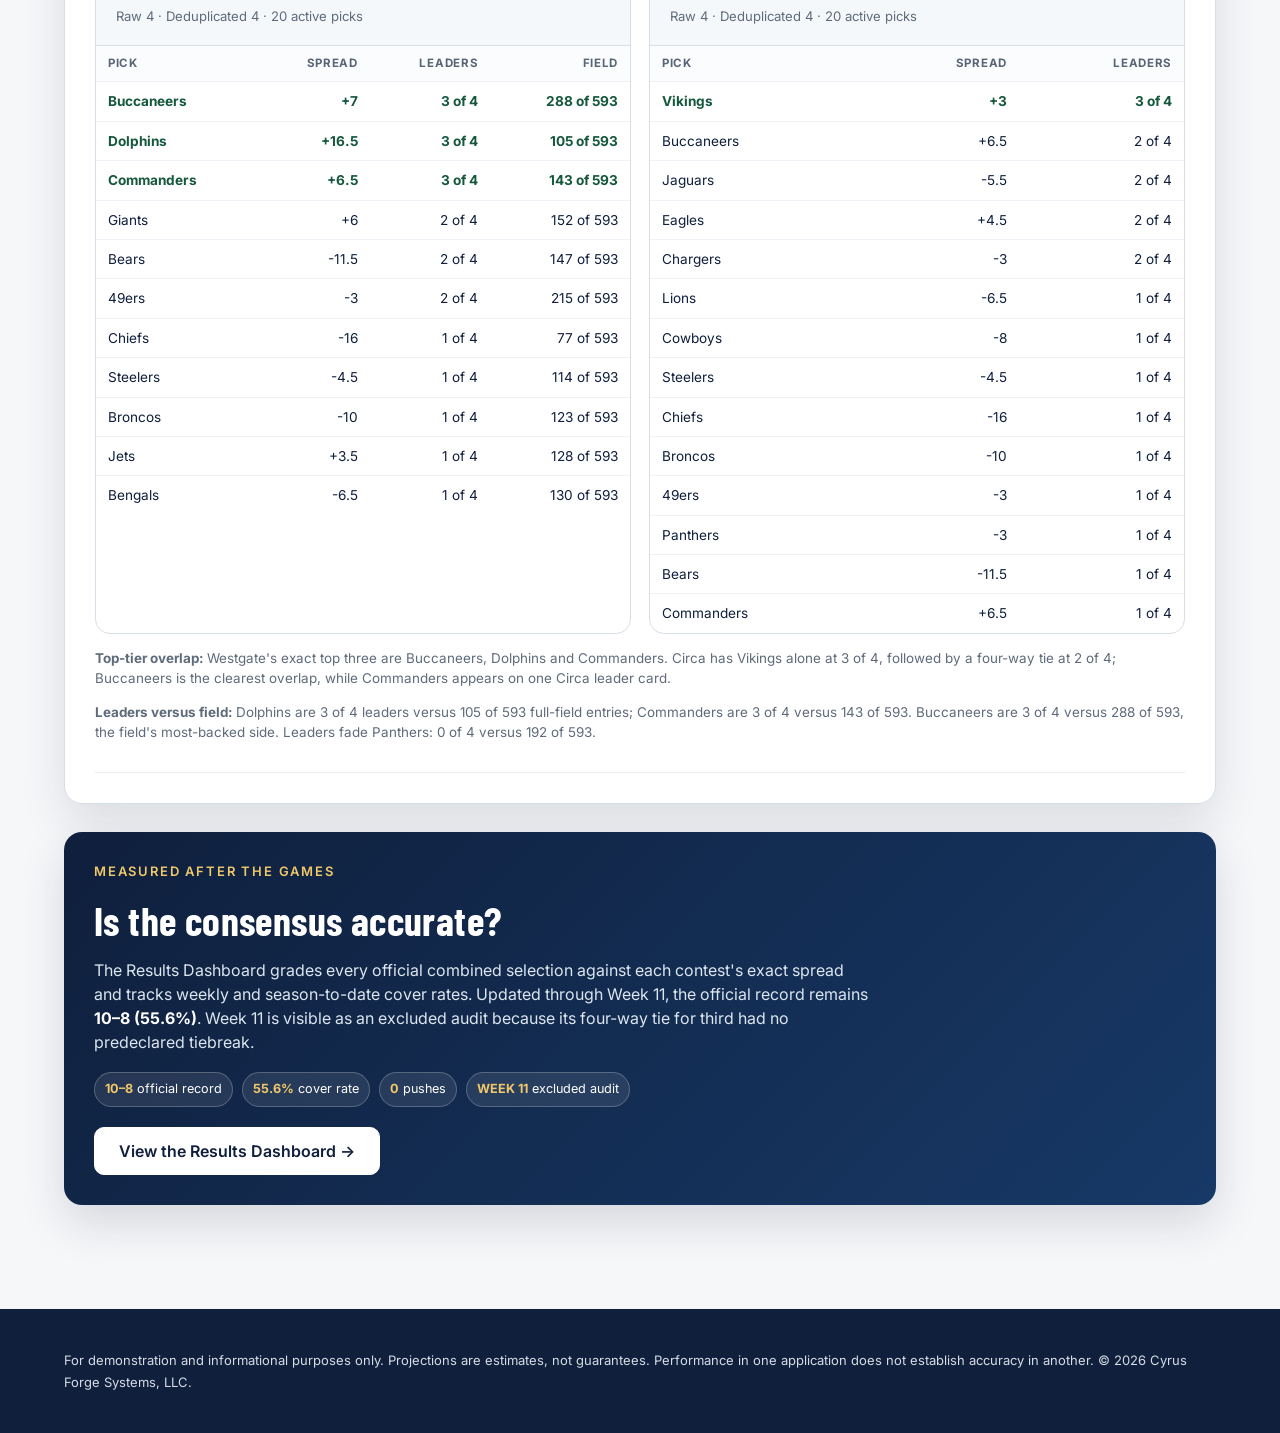
<file: cyrus/consolidation-analyzer/index.html>
<!doctype html>
<html lang="en">
<head>
<meta charset="utf-8">
<meta name="viewport" content="width=device-width, initial-scale=1">
<title>Cyrus Consolidation Analyzer | Cyrus</title>
<meta name="description" content="Cyrus Consolidation Analyzer compares independent sources, preserves evidence, and makes agreement and exceptions visible.">
<link rel="icon" href="../../assets/favicon.png" type="image/png">
<link rel="preconnect" href="https://fonts.googleapis.com">
<link rel="preconnect" href="https://fonts.gstatic.com" crossorigin>
<link href="https://fonts.googleapis.com/css2?family=Barlow+Condensed:wght@600;700&family=Inter:wght@400;500;600;700&display=swap" rel="stylesheet">
<link rel="stylesheet" href="../../assets/styles.css?v=202610282235">
<style>
  :root{--navy:#0f1f3c;--green:#1e6b4a;--gold:#f0c86a;--line:#d8dee5;--ink:#18263c;--muted:#5f6b7b}
  .origin-story{margin:32px 0;padding:28px 30px;border-left:5px solid var(--green);border-radius:0 16px 16px 0;background:linear-gradient(105deg,#edf6f1 0%,#f8fbf9 75%);box-shadow:0 12px 34px rgba(15,31,60,.07)}
  .origin-story h2{margin:0 0 10px;color:var(--navy);font-size:clamp(1.55rem,3vw,2rem)}
  .origin-story p{max-width:880px;margin-bottom:10px}.origin-story p:last-child{margin-bottom:0}
  .weekly-board{display:flex;flex-direction:column;margin-top:24px;padding:30px;border:1px solid var(--line);border-radius:18px;background:#fff;box-shadow:0 18px 46px rgba(15,31,60,.12)}
  .board-hero{order:0}#combined-section{order:1}#evidence-section{order:2}#books-section{order:3}
  .board-hero{padding:28px;border-radius:16px;background:linear-gradient(135deg,var(--navy) 0%,#162c4f 72%,var(--green) 165%);color:#fff}
  .board-hero h3{color:#fff;margin:0 0 8px;font-size:clamp(1.7rem,3vw,2.35rem)}.board-hero p{color:#dce6ef;max-width:820px}
  .status-row{display:flex;flex-wrap:wrap;gap:9px;margin-top:18px}.status-chip{padding:7px 10px;border:1px solid rgba(255,255,255,.22);border-radius:999px;background:rgba(255,255,255,.09);font-size:.79rem}.status-chip strong{color:var(--gold)}
  .board-section{padding:30px 0;border-bottom:1px solid #e8edf2}.board-section:last-child{border-bottom:0;padding-bottom:0}.section-head{display:flex;align-items:flex-end;justify-content:space-between;gap:24px;margin-bottom:16px}.section-head h3{margin:0;color:var(--navy);font-size:1.55rem}.section-head p{max-width:580px;margin:0;color:var(--muted);font-size:.92rem}
  .book-grid{display:grid;grid-template-columns:repeat(2,minmax(0,1fr));gap:18px}.book-card{border:1px solid var(--line);border-radius:15px;background:#fff;overflow:hidden}.book-card header{padding:18px 20px;background:#f5f8fb;border-bottom:1px solid var(--line)}.book-card header.circa{border-top:5px solid #c18c13}.book-card header.westgate{border-top:5px solid var(--green)}.book-card h4{margin:0;color:var(--navy);font-size:1.3rem}.book-card header p{margin:5px 0 0;color:var(--muted);font-size:.82rem}
  .table-wrap{overflow-x:auto}.pick-table{width:100%;border-collapse:collapse;font-size:.85rem}.pick-table th,.pick-table td{padding:9px 12px;border-bottom:1px solid #edf1f5;text-align:left}.pick-table th{background:#fbfcfd;color:#586577;font-size:.72rem;letter-spacing:.06em;text-transform:uppercase}.pick-table td:nth-child(n+2),.pick-table th:nth-child(n+2){text-align:right;white-space:nowrap}.pick-table tr:last-child td{border-bottom:0}.pick-table .leader{color:#15583d;font-weight:700}
  .consensus-grid{display:grid;grid-template-columns:repeat(3,minmax(0,1fr));gap:14px}.consensus-card{padding:20px;border:1px solid var(--line);border-radius:15px;background:linear-gradient(150deg,#f8fbf9,#fff)}.rank-badge{display:inline-flex;padding:5px 8px;border-radius:999px;background:#e9f3ee;color:#15583d;font-size:.71rem;font-weight:800;letter-spacing:.08em;text-transform:uppercase}.team-name{margin:12px 0 4px!important;color:var(--navy)!important;font-size:1.65rem!important}.combined{margin:0 0 15px;color:var(--muted)}.combined strong{color:var(--green);font-size:1.25rem}.support{display:grid;grid-template-columns:1fr 1fr;gap:8px}.support div{padding:10px;border-radius:10px;background:#f2f5f8}.support span{display:block;color:var(--muted);font-size:.69rem;text-transform:uppercase}.support strong{display:block;margin-top:4px;color:#263954;font-size:.82rem}.pending{margin-top:14px;color:#8b6a19;font-size:.78rem;font-weight:700;text-transform:uppercase;letter-spacing:.08em}.graded-win,.graded-loss{margin-top:14px;font-size:.78rem;font-weight:800;text-transform:uppercase;letter-spacing:.08em}.graded-win{color:#15583d}.graded-loss{color:#9a3535}
  .evidence-grid{display:grid;grid-template-columns:repeat(3,minmax(0,1fr));gap:12px}.evidence-card{padding:16px;border-left:4px solid var(--green);border-radius:12px;background:#f7f9fc}.evidence-card strong{display:block;color:var(--navy)}.evidence-card span{display:block;margin-top:5px;color:var(--muted);font-size:.83rem}.source-links{display:flex;flex-wrap:wrap;gap:9px;margin-top:16px}.source-links a{display:inline-flex;padding:8px 11px;border:1px solid var(--line);border-radius:999px;background:#fff;font-size:.8rem;text-decoration:none}.method-note{margin-top:18px;padding:17px;border-radius:13px;background:#eef5f1;border:1px solid #cfe1d7;color:#284f3d}.small-note{margin:14px 0 0;color:var(--muted);font-size:.84rem}
  @media(max-width:900px){.book-grid,.consensus-grid{grid-template-columns:1fr}.evidence-grid{grid-template-columns:1fr}.section-head{display:block}.section-head p{margin-top:7px}}
  @media(max-width:620px){.origin-story,.weekly-board{padding:22px 18px}.board-hero{padding:23px 19px}.pick-table th,.pick-table td{padding:8px}.support{grid-template-columns:1fr}}
</style>
</head>
<body>
<a class="skip" href="#main">Skip to content</a>
<header class="site-header"><nav class="wrap site-nav" aria-label="Site"><a class="brand" href="../../index.html"><video class="brand-mark" autoplay muted loop playsinline preload="auto" poster="../../assets/hawk-poster.jpg" aria-hidden="true" width="84" height="50"><source src="../../assets/hawk-loop.webm" type="video/webm"><source src="../../assets/hawk-loop.mp4" type="video/mp4"></video><span>CYRUS FORGE SYSTEMS</span></a><div class="nav-links"><a href="../../index.html">Home</a><a href="../index.html" aria-current="page">Cyrus</a><a href="../../index.html#contact">Contact</a></div></nav></header>

<main id="main" class="wrap" style="padding-top:32px;padding-bottom:72px">
<p class="crumbs"><a href="../index.html">Cyrus engines</a> / Consolidation Analyzer</p>
<section aria-labelledby="consolidation-title"><p class="eyebrow">Multi-source collection, validation and comparison</p><h1 id="consolidation-title">Cyrus Consolidation Analyzer</h1><p class="lead">Turn records from separate sources into a traceable comparison, while preserving disagreements, missing information and the evidence behind each result.</p><p>This engine organizes and validates existing information. It does not generate the same projections as the Insight Engine. Its current implementation uses specialized document parsers, a private staging service and a separately reviewed reporting board.</p></section>

<section class="origin-story" aria-labelledby="origin-title"><p class="eyebrow">Built from a practical request</p><h2 id="origin-title">Our First Real-World Challenge</h2><p>Cyrus Forge Systems began with a practical request: build an analyzer that could compare leading contest entries, identify shared selections, and turn scattered information into a clear consensus view.</p><p>The Consolidation Analyzer is the engine we designed to solve that challenge. It preserves each source independently, compares selections across contests, and highlights where agreement is strongest.</p></section>

<section class="panel" style="padding:28px 0" aria-labelledby="workflow-title"><h2 id="workflow-title">How it works at a glance</h2><p class="section-intro">Cyrus Consolidation Analyzer brings information from separate sources into one clear comparison, helping you see where records agree, where they differ and what needs attention.</p><div class="grid grid-250"><article class="tile"><h3>Bring sources together</h3><p>Collect official documents and organize their information into a consistent, comparable format.</p></article><article class="tile"><h3>Check and compare</h3><p>Validate required information, identify duplicate opinions and preserve each source's exact contest line.</p></article><article class="tile"><h3>Deliver a clear view</h3><p>Present book-level findings first, then show where independent leader pools agree most strongly.</p></article></div><p style="margin-top:20px"><strong>The result:</strong> A traceable comparison that supports informed review and decisions.</p><p class="muted">Agreement between sources is not proof of accuracy. New applications require tailored source connections and validation rules.</p></section>

<section style="padding:32px 0" aria-labelledby="consolidation-applications"><h2 id="consolidation-applications">Applications Across Industries</h2><p>Potential applications include supplier quote comparison, invoice-to-order reconciliation, inventory checks and recurring operations reports. For example, a purchasing workflow could extract supplier prices and delivery commitments, normalize units and currencies, flag missing terms, and route the comparison for human review.</p><p><a href="https://github.com/Ibmcleaner/Cyrus-Consolidation-Analyzer/blob/main/docs/ARCHITECTURE.md">Read the architecture and implementation on GitHub →</a></p>

<article class="weekly-board" aria-labelledby="week11-title">
  <div class="board-hero"><p class="eyebrow" style="color:#f0c86a">Live implementation · 2026 Week 11</p><h3 id="week11-title">Contest Leader Consolidation</h3><p>Official Westgate and Circa leader cards are preserved separately before their deduplicated shares are combined. Thursday selections are excluded, and each book keeps its own spread.</p><div class="status-row"><span class="status-chip"><strong>COMPLETE</strong> official files verified</span><span class="status-chip"><strong>4 + 4</strong> unique leader opinions</span><span class="status-chip"><strong>2 + 4T</strong> combined leading tier</span><span class="status-chip"><strong>EXCLUDED</strong> unresolved third-place tie</span></div></div>

  <section id="books-section" class="board-section" aria-labelledby="books-title"><div class="section-head"><div><p class="eyebrow">Source detail</p><h3 id="books-title">Each contest stands on its own</h3></div><p>The fractions are people, not probabilities. Each book contributes four unique leader cards. None of the eight qualifying cards includes Thursday's Colts–Texans game.</p></div>
    <div class="book-grid">
      <article class="book-card"><header class="westgate"><h4>Westgate SuperContest</h4><p>Raw 4 · Deduplicated 4 · 20 active picks</p></header><div class="table-wrap"><table class="pick-table"><thead><tr><th>Pick</th><th>Spread</th><th>Leaders</th><th>Field</th></tr></thead><tbody>
        <tr class="leader"><td>Buccaneers</td><td>+7</td><td>3 of 4</td><td>288 of 593</td></tr><tr class="leader"><td>Dolphins</td><td>+16.5</td><td>3 of 4</td><td>105 of 593</td></tr><tr class="leader"><td>Commanders</td><td>+6.5</td><td>3 of 4</td><td>143 of 593</td></tr><tr><td>Giants</td><td>+6</td><td>2 of 4</td><td>152 of 593</td></tr><tr><td>Bears</td><td>-11.5</td><td>2 of 4</td><td>147 of 593</td></tr><tr><td>49ers</td><td>-3</td><td>2 of 4</td><td>215 of 593</td></tr><tr><td>Chiefs</td><td>-16</td><td>1 of 4</td><td>77 of 593</td></tr><tr><td>Steelers</td><td>-4.5</td><td>1 of 4</td><td>114 of 593</td></tr><tr><td>Broncos</td><td>-10</td><td>1 of 4</td><td>123 of 593</td></tr><tr><td>Jets</td><td>+3.5</td><td>1 of 4</td><td>128 of 593</td></tr><tr><td>Bengals</td><td>-6.5</td><td>1 of 4</td><td>130 of 593</td></tr>
      </tbody></table></div></article>
      <article class="book-card"><header class="circa"><h4>Circa Million VIII</h4><p>Raw 4 · Deduplicated 4 · 20 active picks</p></header><div class="table-wrap"><table class="pick-table"><thead><tr><th>Pick</th><th>Spread</th><th>Leaders</th></tr></thead><tbody>
        <tr class="leader"><td>Vikings</td><td>+3</td><td>3 of 4</td></tr><tr><td>Buccaneers</td><td>+6.5</td><td>2 of 4</td></tr><tr><td>Jaguars</td><td>-5.5</td><td>2 of 4</td></tr><tr><td>Eagles</td><td>+4.5</td><td>2 of 4</td></tr><tr><td>Chargers</td><td>-3</td><td>2 of 4</td></tr><tr><td>Lions</td><td>-6.5</td><td>1 of 4</td></tr><tr><td>Cowboys</td><td>-8</td><td>1 of 4</td></tr><tr><td>Steelers</td><td>-4.5</td><td>1 of 4</td></tr><tr><td>Chiefs</td><td>-16</td><td>1 of 4</td></tr><tr><td>Broncos</td><td>-10</td><td>1 of 4</td></tr><tr><td>49ers</td><td>-3</td><td>1 of 4</td></tr><tr><td>Panthers</td><td>-3</td><td>1 of 4</td></tr><tr><td>Bears</td><td>-11.5</td><td>1 of 4</td></tr><tr><td>Commanders</td><td>+6.5</td><td>1 of 4</td></tr>
      </tbody></table></div></article>
    </div>
    <p class="small-note"><strong>Top-tier overlap:</strong> Westgate's exact top three are Buccaneers, Dolphins and Commanders. Circa has Vikings alone at 3 of 4, followed by a four-way tie at 2 of 4; Buccaneers is the clearest overlap, while Commanders appears on one Circa leader card.</p>
    <p class="small-note"><strong>Leaders versus field:</strong> Dolphins are 3 of 4 leaders versus 105 of 593 full-field entries; Commanders are 3 of 4 versus 143 of 593. Buccaneers are 3 of 4 versus 288 of 593, the field's most-backed side. Leaders fade Panthers: 0 of 4 versus 192 of 593.</p>
  </section>

  <section id="combined-section" class="board-section" aria-labelledby="combined-title"><div class="section-head"><div><p class="eyebrow">Book-balanced result</p><h3 id="combined-title">Combined leading tier</h3></div><p>Each score is the mean of the Westgate and Circa deduplicated leader-pool shares. The four-way tie at third is preserved; no post hoc tiebreak is invented.</p></div><div class="consensus-grid">
    <article class="consensus-card"><span class="rank-badge">Rank 1</span><h3 class="team-name">Buccaneers</h3><p class="combined"><strong>62.5%</strong> mean share</p><div class="support"><div><span>Westgate</span><strong>+7 · 3 of 4</strong></div><div><span>Circa</span><strong>+6.5 · 2 of 4</strong></div></div><div class="graded-loss">Final grade · Loss</div></article>
    <article class="consensus-card"><span class="rank-badge">Rank 2</span><h3 class="team-name">Commanders</h3><p class="combined"><strong>50.0%</strong> mean share</p><div class="support"><div><span>Westgate</span><strong>+6.5 · 3 of 4</strong></div><div><span>Circa</span><strong>+6.5 · 1 of 4</strong></div></div><div class="graded-win">Final grade · Win</div></article>
    <article class="consensus-card"><span class="rank-badge">Rank 3T</span><h3 class="team-name">Dolphins</h3><p class="combined"><strong>37.5%</strong> mean share</p><div class="support"><div><span>Westgate</span><strong>+16.5 · 3 of 4</strong></div><div><span>Circa</span><strong>+16.5 · 0 of 4</strong></div></div><div class="graded-loss">Audit grade · Loss</div></article>
    <article class="consensus-card"><span class="rank-badge">Rank 3T</span><h3 class="team-name">Vikings</h3><p class="combined"><strong>37.5%</strong> mean share</p><div class="support"><div><span>Westgate</span><strong>+3 · 0 of 4</strong></div><div><span>Circa</span><strong>+3 · 3 of 4</strong></div></div><div class="graded-loss">Audit grade · Loss</div></article>
    <article class="consensus-card"><span class="rank-badge">Rank 3T</span><h3 class="team-name">Bears</h3><p class="combined"><strong>37.5%</strong> mean share</p><div class="support"><div><span>Westgate</span><strong>-11.5 · 2 of 4</strong></div><div><span>Circa</span><strong>-11.5 · 1 of 4</strong></div></div><div class="graded-loss">Audit grade · Loss</div></article>
    <article class="consensus-card"><span class="rank-badge">Rank 3T</span><h3 class="team-name">49ers</h3><p class="combined"><strong>37.5%</strong> mean share</p><div class="support"><div><span>Westgate</span><strong>-3 · 2 of 4</strong></div><div><span>Circa</span><strong>-3 · 1 of 4</strong></div></div><div class="graded-win">Audit grade · Win</div></article>
  </div><p class="small-note">Buccaneers and Commanders were the only clear first- and second-ranked sides and finished 1–1. Dolphins, Vikings, Bears and 49ers tied for third and finished 1–3 as an audit set. With no predeclared third-place tiebreak, Week 11 is excluded from the official three-pick record.</p></section>

  <section id="evidence-section" class="board-section" aria-labelledby="evidence-title"><div class="section-head"><div><p class="eyebrow">Evidence and exceptions</p><h3 id="evidence-title">What differs between the books</h3></div><p>Three half-points move onto or off the key numbers 3 and 7. Every result will be graded against each book's exact line.</p></div><div class="evidence-grid"><div class="evidence-card"><strong>Panthers / Ravens</strong><span>Westgate -2.5 / +2.5 · Circa -3 / +3 · key 3</span></div><div class="evidence-card"><strong>Lions / Buccaneers</strong><span>Westgate -7 / +7 · Circa -6.5 / +6.5 · key 7</span></div><div class="evidence-card"><strong>Chargers / Jets</strong><span>Westgate -3.5 / +3.5 · Circa -3 / +3 · key 3</span></div><div class="evidence-card"><strong>Jaguars / Giants</strong><span>Westgate -6 / +6 · Circa -5.5 / +5.5 · 0.5-point difference</span></div></div><div class="method-note"><strong>Duplicate and alias check:</strong> all four qualifying cards in each book are distinct, and no identical five-team card appears across the selected Westgate and Circa pools. No new cross-book alias record opens.</div>
    <div class="source-links"><a href="https://www.westgateresorts.com/supercontest/download/2026%20SuperContest%20Standings%20Week%2010.pdf?contest=/2026/SuperContest/Standings">Westgate standings</a><a href="https://www.westgateresorts.com/supercontest/download/2026%20SUPERCONTEST%20GAME%20SHEET%2011.pdf?contest=/2026/SuperContest/Card">Westgate Week 11 card</a><a href="https://www.westgateresorts.com/supercontest/download/2026%20SUPERCONTEST%20SELECTIONS%20WEEK%2011.pdf?contest=/2026/SuperContest/Selections">Westgate Week 11 selections</a><a href="https://www.circasports.com/wp-content/uploads/2026/11/Circa-Sports-Million-VIII-Full-Season-Standings-After-Week-10.pdf">Circa standings</a><a href="https://www.circasports.com/wp-content/uploads/2026/11/Circa-Sports-Million-VIII-Contest-Point-Spreads-Week_11.pdf">Circa Week 11 card</a><a href="https://www.circasports.com/wp-content/uploads/2026/11/Circa-Sports-Million-VIII-Week-11-Selections.pdf">Circa Week 11 selections</a><a href="https://www.nfl.com/schedules/2026/by-week/week-11">Official final scores</a></div><p class="small-note">Sample-size caution: the leaders were identified after 50 contest picks, and each current pool contains only four unique opinions. A count such as 3 of 4 means three people; it is not a win probability or guarantee.</p>
  </section>
</article>

<section aria-labelledby="results-link-title" style="margin:28px 0 0;padding:30px;border-radius:18px;background:linear-gradient(135deg,#0f1f3c,#173967);color:#fff;box-shadow:0 18px 46px rgba(15,31,60,.14)">
  <p class="eyebrow" style="color:#f0c86a">Measured after the games</p>
  <h2 id="results-link-title" style="margin:0 0 9px;color:#fff">Is the consensus accurate?</h2>
  <p style="max-width:780px;color:#dce6ef">The Results Dashboard grades every official combined selection against each contest's exact spread and tracks weekly and season-to-date cover rates. Updated through Week 11, the official record remains <strong style="color:#fff">10–8 (55.6%)</strong>. Week 11 is visible as an excluded audit because its four-way tie for third had no predeclared tiebreak.</p>
  <div class="status-row" style="margin-bottom:20px"><span class="status-chip"><strong>10–8</strong> official record</span><span class="status-chip"><strong>55.6%</strong> cover rate</span><span class="status-chip"><strong>0</strong> pushes</span><span class="status-chip"><strong>WEEK 11</strong> excluded audit</span></div>
  <div class="btn-row"><a class="btn" href="results/" style="background:#fff;color:#0f1f3c;border-color:#fff">View the Results Dashboard →</a></div>
</section>
</section>
</main>
<footer class="site-footer"><div class="wrap" style="padding-top:40px;padding-bottom:40px"><p class="footer-small">For demonstration and informational purposes only. Projections are estimates, not guarantees. Performance in one application does not establish accuracy in another. © 2026 Cyrus Forge Systems, LLC.</p></div></footer>
</body>
</html>
</file>
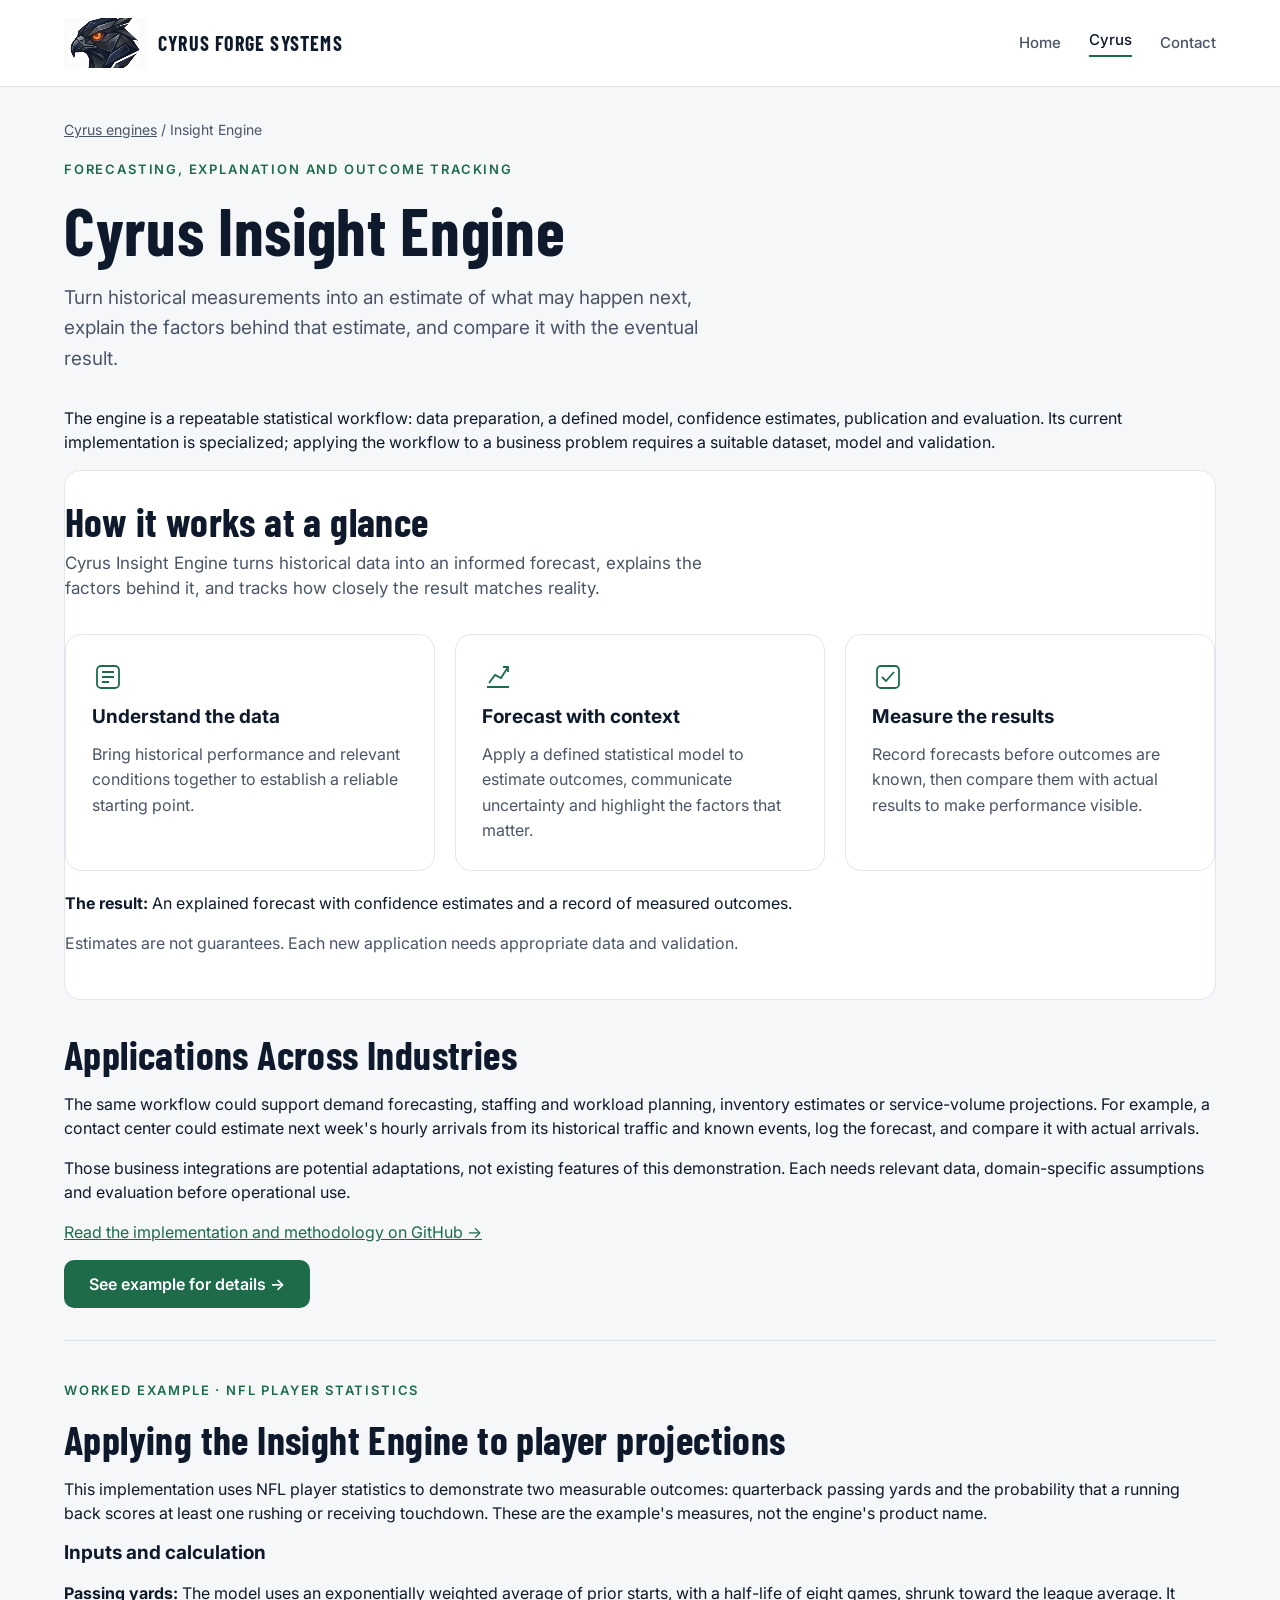
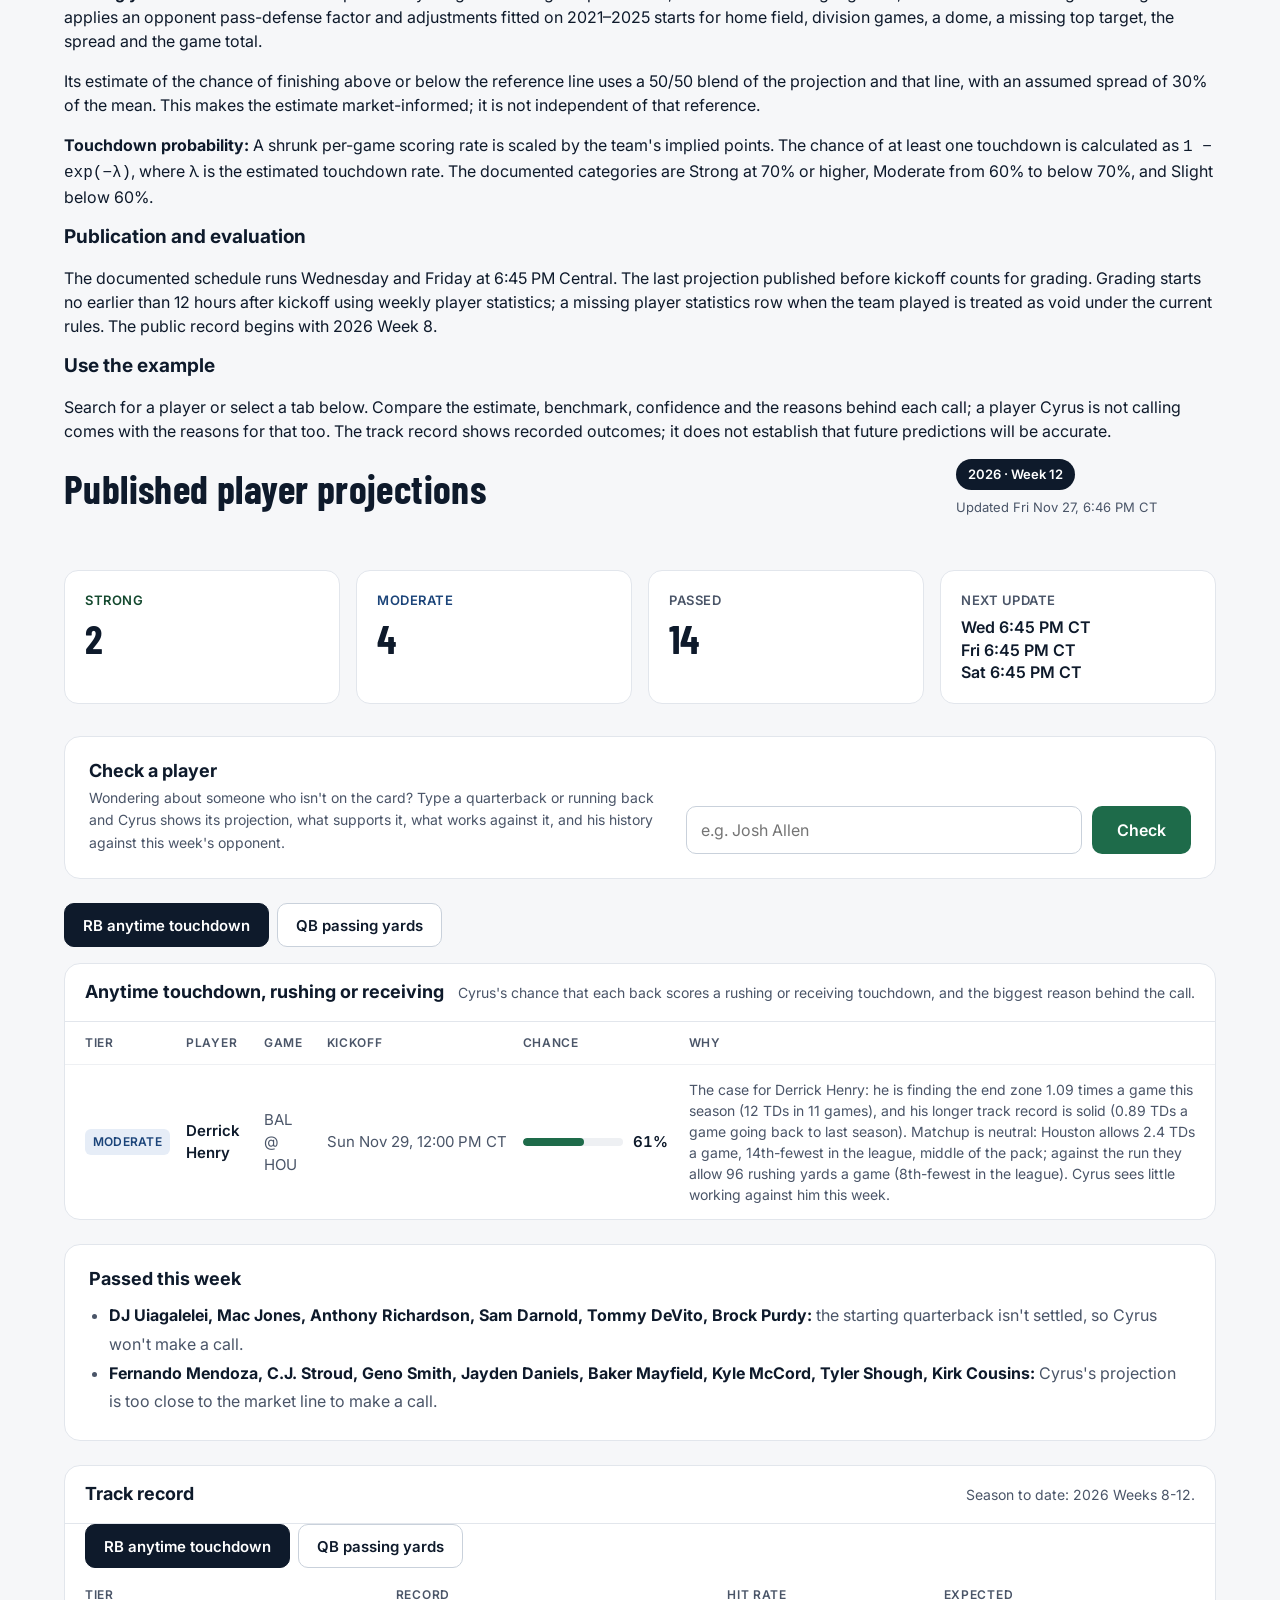
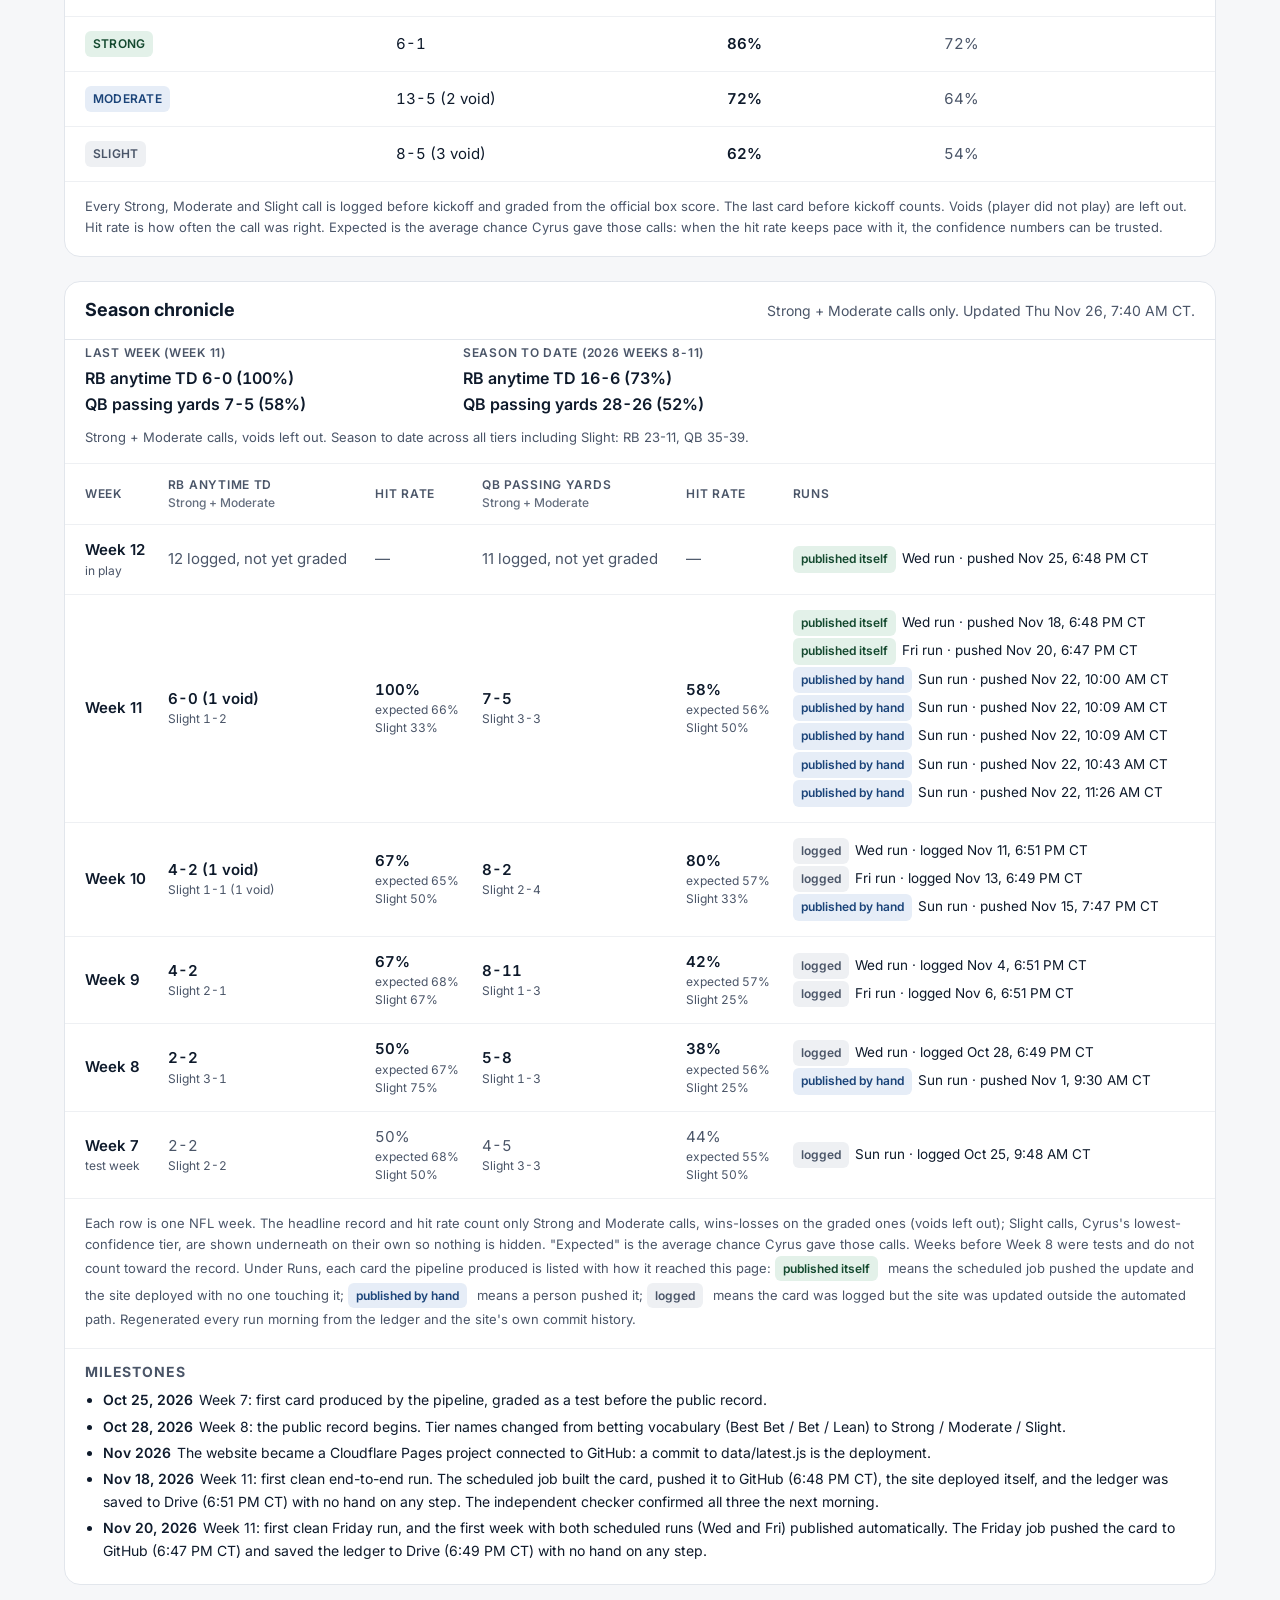
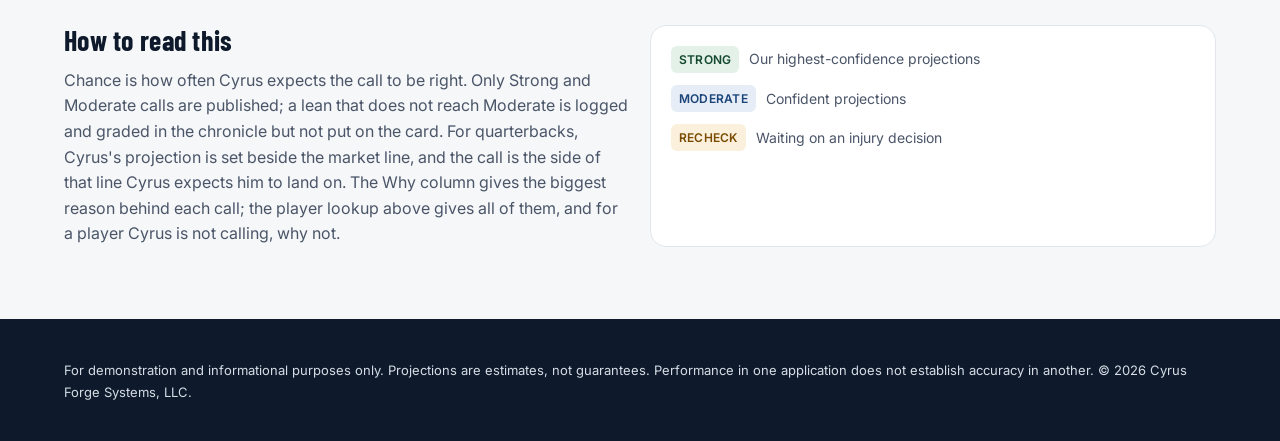
<file: cyrus/nfl-predictor/index.html>
<!doctype html>
<html lang="en">
<head>
<meta charset="utf-8">
<meta name="viewport" content="width=device-width, initial-scale=1">
<title>Cyrus Insight Engine | Cyrus</title>
<meta name="description" content="How Cyrus Insight Engine turns historical data into explained projections and evaluates outcomes, with a detailed player-statistics example.">
<link rel="icon" href="../../assets/favicon.png" type="image/png">
<link rel="preconnect" href="https://fonts.googleapis.com">
<link rel="preconnect" href="https://fonts.gstatic.com" crossorigin>
<link href="https://fonts.googleapis.com/css2?family=Barlow+Condensed:wght@600;700&family=Inter:wght@400;500;600&display=swap" rel="stylesheet">
<link rel="stylesheet" href="../../assets/styles.css?v=202611152000">
<style>
/* Call badges (QB passing yards) */
.chip-over { background: #E3F1E9; color: #14492F; }
.chip-under { background: #EEF0F3; color: #2D3748; }

/* Season chronicle */
.chronicle { margin-top: 24px; }
.picks.chron { min-width: 820px; }
.picks.chron .exp { display: block; font-size: 12px; color: var(--muted); font-weight: 400; }
.picks.chron .test { color: var(--muted); }
.picks.chron .runs { font-size: 13.5px; line-height: 1.7; }
.run { display: inline-block; white-space: nowrap; font-size: 12px; font-weight: 600; padding: 3px 8px; border-radius: 6px; margin: 1px 6px 1px 0; }
.run-auto { background: #E3F1E9; color: #14492F; }
.run-manual { background: #E6EDF7; color: #1B4479; }
.run-offline { background: #EEF0F3; color: #4A5568; }
.run-pending { background: #FBF0DC; color: #7A4B00; }
.milestones { padding: 14px 20px 18px; border-top: 1px solid var(--row); }
.milestones h3 { margin: 0 0 8px; font-size: 14px; letter-spacing: 0.06em; text-transform: uppercase; color: var(--muted); }
.milestones ul { margin: 0; padding-left: 18px; font-size: 14px; line-height: 1.6; }
.milestones li { margin: 4px 0; }
.milestones .ms-date { font-weight: 600; margin-right: 6px; }
.picks.chron .th-sub { display: inline-block; text-transform: none; letter-spacing: 0; font-weight: 500; opacity: .85; }
.chron-summary { display: grid; grid-template-columns: repeat(auto-fit, minmax(280px, 1fr)); gap: 12px 24px; padding: 4px 20px 16px; border-bottom: 1px solid var(--row); }
.chron-sum { display: flex; flex-direction: column; gap: 2px; }
.chron-sum .cs-label { font-size: 12px; letter-spacing: 0.06em; text-transform: uppercase; color: var(--muted); font-weight: 600; margin-bottom: 2px; }
.chron-sum .cs-val { font-weight: 600; font-variant-numeric: tabular-nums; }
.chron-summary .cs-note { grid-column: 1 / -1; margin: 0; font-size: 13px; color: var(--muted); }
.rec-tabs { margin: 0 20px 6px; }
.picks.rec { min-width: 520px; }
</style>
</head>
<body>
<a class="skip" href="#main">Skip to content</a>

<header class="site-header">
  <nav class="wrap site-nav" aria-label="Site">
    <a class="brand" href="../../index.html">
      <video class="brand-mark" autoplay muted loop playsinline preload="auto" poster="../../assets/hawk-poster.jpg" aria-hidden="true" width="84" height="50"><source src="../../assets/hawk-loop.webm" type="video/webm"><source src="../../assets/hawk-loop.mp4" type="video/mp4"></video>
      <span>CYRUS FORGE SYSTEMS</span>
    </a>
    <div class="nav-links">
      <a href="../../index.html">Home</a>
      <a href="../index.html" aria-current="page">Cyrus</a>
      <a href="../../index.html#contact">Contact</a>
    </div>
  </nav>
</header>

<main id="main" class="wrap" style="padding-top:32px;padding-bottom:72px">
<p class="crumbs"><a href="../index.html">Cyrus engines</a> / Insight Engine</p>
<section aria-labelledby="insight-title">
<p class="eyebrow">Forecasting, explanation and outcome tracking</p><h1 id="insight-title">Cyrus Insight Engine</h1>
<p class="lead">Turn historical measurements into an estimate of what may happen next, explain the factors behind that estimate, and compare it with the eventual result.</p>
<p>The engine is a repeatable statistical workflow: data preparation, a defined model, confidence estimates, publication and evaluation. Its current implementation is specialized; applying the workflow to a business problem requires a suitable dataset, model and validation.</p>
</section>
<section class="panel" style="padding:28px 0" aria-labelledby="workflow-title">
<h2 id="workflow-title">How it works at a glance</h2>
<p class="section-intro">Cyrus Insight Engine turns historical data into an informed forecast, explains the factors behind it, and tracks how closely the result matches reality.</p>
<div class="grid grid-250"><article class="tile"><svg aria-hidden="true" width="32" height="32" viewBox="0 0 32 32" fill="none" stroke="#1E6B4A" stroke-width="1.8"><rect x="5" y="5" width="22" height="22" rx="4"/><path d="M10 11h12M10 16h12M10 21h7"/></svg><h3>Understand the data</h3><p>Bring historical performance and relevant conditions together to establish a reliable starting point.</p></article><article class="tile"><svg aria-hidden="true" width="32" height="32" viewBox="0 0 32 32" fill="none" stroke="#1E6B4A" stroke-width="1.8"><path d="M5 26h22M7 22l6-8 6 3 7-11"/><path d="M21 6h5v5"/></svg><h3>Forecast with context</h3><p>Apply a defined statistical model to estimate outcomes, communicate uncertainty and highlight the factors that matter.</p></article><article class="tile"><svg aria-hidden="true" width="32" height="32" viewBox="0 0 32 32" fill="none" stroke="#1E6B4A" stroke-width="1.8"><rect x="5" y="5" width="22" height="22" rx="4"/><path d="M10 16l4 4 8-9"/></svg><h3>Measure the results</h3><p>Record forecasts before outcomes are known, then compare them with actual results to make performance visible.</p></article></div>
<p style="margin-top:20px"><strong>The result:</strong> An explained forecast with confidence estimates and a record of measured outcomes.</p>
<p class="muted">Estimates are not guarantees. Each new application needs appropriate data and validation.</p>
</section>
<section style="padding:32px 0" aria-labelledby="insight-applications"><h2 id="insight-applications">Applications Across Industries</h2>
<p>The same workflow could support demand forecasting, staffing and workload planning, inventory estimates or service-volume projections. For example, a contact center could estimate next week's hourly arrivals from its historical traffic and known events, log the forecast, and compare it with actual arrivals.</p>
<p>Those business integrations are potential adaptations, not existing features of this demonstration. Each needs relevant data, domain-specific assumptions and evaluation before operational use.</p>
<p><a href="https://github.com/Ibmcleaner/cyrus-nfl-analytics">Read the implementation and methodology on GitHub →</a></p>
<div class="btn-row"><a class="btn btn-primary" href="#example">See example for details →</a></div>
</section>
<section id="example" aria-labelledby="example-title" style="padding:40px 0 24px;border-top:1px solid #d8dee5">
<p class="eyebrow">Worked example · NFL player statistics</p><h2 id="example-title">Applying the Insight Engine to player projections</h2>
<p>This implementation uses NFL player statistics to demonstrate two measurable outcomes: quarterback passing yards and the probability that a running back scores at least one rushing or receiving touchdown. These are the example's measures, not the engine's product name.</p>
<h3>Inputs and calculation</h3>
<p><strong>Passing yards:</strong> The model uses an exponentially weighted average of prior starts, with a half-life of eight games, shrunk toward the league average. It applies an opponent pass-defense factor and adjustments fitted on 2021–2025 starts for home field, division games, a dome, a missing top target, the spread and the game total.</p>
<p>Its estimate of the chance of finishing above or below the reference line uses a 50/50 blend of the projection and that line, with an assumed spread of 30% of the mean. This makes the estimate market-informed; it is not independent of that reference.</p>
<p><strong>Touchdown probability:</strong> A shrunk per-game scoring rate is scaled by the team's implied points. The chance of at least one touchdown is calculated as <code>1 − exp(−λ)</code>, where λ is the estimated touchdown rate. The documented categories are Strong at 70% or higher, Moderate from 60% to below 70%, and Slight below 60%.</p>
<h3>Publication and evaluation</h3>
<p>The documented schedule runs Wednesday and Friday at 6:45 PM Central. The last projection published before kickoff counts for grading. Grading starts no earlier than 12 hours after kickoff using weekly player statistics; a missing player statistics row when the team played is treated as void under the current rules. The public record begins with 2026 Week 8.</p>
<h3>Use the example</h3>
<p>Search for a player or select a tab below. Compare the estimate, benchmark, confidence and the reasons behind each call; a player Cyrus is not calling comes with the reasons for that too. The track record shows recorded outcomes; it does not establish that future predictions will be accurate.</p>
<div class="pred-head"><div><h2>Published player projections</h2></div><div><span class="week-badge" id="week-badge">—</span><span class="updated" id="updated"></span></div></div>
</section>
  <section class="stat-tiles" aria-label="This week at a glance">
    <div class="stat"><p class="label best">STRONG</p><p class="value" id="n-best">—</p></div>
    <div class="stat"><p class="label bet">MODERATE</p><p class="value" id="n-bet">—</p></div>
    <div class="stat"><p class="label">PASSED</p><p class="value" id="n-pass">—</p></div>
    <div class="stat"><p class="label">NEXT UPDATE</p><p class="value text" id="next-update">Wed 6:45 PM CT<br>Fri 6:45 PM CT</p></div>
  </section>

  <section class="card lookup" aria-labelledby="lookup-title">
    <div class="lookup-head">
      <div>
        <h2 id="lookup-title">Check a player</h2>
        <p>Wondering about someone who isn't on the card? Type a quarterback or running back and Cyrus shows its projection, what supports it, what works against it, and his history against this week's opponent.</p>
      </div>
      <form class="lookup-form" id="lookup-form" autocomplete="off">
        <label class="sr-only" for="lookup-input">Player name</label>
        <input id="lookup-input" type="search" list="player-list" placeholder="e.g. Josh Allen" required>
        <datalist id="player-list"></datalist>
        <button class="btn btn-primary" type="submit">Check</button>
      </form>
    </div>
    <div id="lookup-result" class="lookup-result" hidden></div>
  </section>

  <div class="tabs" role="tablist" aria-label="Market">
    <button class="tab" role="tab" id="tab-rb" aria-controls="panel-rb" aria-selected="true">RB anytime touchdown</button>
    <button class="tab" role="tab" id="tab-qb" aria-controls="panel-qb" aria-selected="false" tabindex="-1">QB passing yards</button>
  </div>

  <section class="panel" id="panel-rb" role="tabpanel" aria-labelledby="tab-rb">
    <div class="panel-head">
      <h2>Anytime touchdown, rushing or receiving</h2>
      <p>Cyrus's chance that each back scores a rushing or receiving touchdown, and the biggest reason behind the call.</p>
    </div>
    <div class="table-scroll">
      <table class="picks rb">
        <thead><tr><th>Tier</th><th>Player</th><th>Game</th><th>Kickoff</th><th>Chance</th><th>Why</th></tr></thead>
        <tbody id="rb-body"><tr><td class="empty" colspan="6">Loading this week's card…</td></tr></tbody>
      </table>
    </div>
  </section>

  <section class="panel" id="panel-qb" role="tabpanel" aria-labelledby="tab-qb" hidden>
    <div class="panel-head">
      <h2>Passing yards: Cyrus vs the market line</h2>
      <p>Market line at update time; lines move, so check before kickoff.</p>
    </div>
    <div class="review-note" role="note"><strong>Under review.</strong> The first 40 graded passing-yards calls (Weeks 8&ndash;9) ran well below the confidence the model assigned them, with the Strong tier the weakest. Treat the passing-yards tiers as experimental until the record supports them. The projections and lines are still published so the comparison stays visible. The touchdown model is tracking close to its expected rate.</div>
    <div class="table-scroll">
      <table class="picks qb">
        <thead><tr><th>Tier</th><th>Quarterback</th><th>Game</th><th>Kickoff</th><th>Market line</th><th>Cyrus projection</th><th>Call</th><th>Chance</th><th>Why</th></tr></thead>
        <tbody id="qb-body"><tr><td class="empty" colspan="9">Loading this week's card…</td></tr></tbody>
      </table>
    </div>
  </section>

  <section class="card passed" aria-label="Passed this week">
    <h2>Passed this week</h2>
    <ul id="passed-list"></ul>
  </section>

  <section class="panel record" aria-labelledby="record-title">
    <div class="panel-head">
      <h2 id="record-title">Track record</h2>
      <p id="record-label">Starts with 2026 Week 8, the first card published automatically.</p>
    </div>
    <div class="tabs rec-tabs" role="tablist" aria-label="Track record market">
      <button class="tab" role="tab" id="rtab-rb" aria-controls="rpanel-rb" aria-selected="true">RB anytime touchdown</button>
      <button class="tab" role="tab" id="rtab-qb" aria-controls="rpanel-qb" aria-selected="false" tabindex="-1">QB passing yards</button>
    </div>
    <div id="rpanel-rb" role="tabpanel" aria-labelledby="rtab-rb">
      <div class="table-scroll">
        <table class="picks rec">
          <thead><tr><th>Tier</th><th>Record</th><th>Hit rate</th><th>Expected</th></tr></thead>
          <tbody id="record-body-rb"><tr><td class="empty" colspan="4">The first results appear after Week 8 games are graded.</td></tr></tbody>
        </table>
      </div>
    </div>
    <div id="rpanel-qb" role="tabpanel" aria-labelledby="rtab-qb" hidden>
      <div class="table-scroll">
        <table class="picks rec">
          <thead><tr><th>Tier</th><th>Record</th><th>Hit rate</th><th>Expected</th></tr></thead>
          <tbody id="record-body-qb"><tr><td class="empty" colspan="4">The first results appear after Week 8 games are graded.</td></tr></tbody>
        </table>
      </div>
    </div>
    <p class="record-note">Every Strong, Moderate and Slight call is logged before kickoff and graded from the official box score. The last card before kickoff counts. Voids (player did not play) are left out. Hit rate is how often the call was right. Expected is the average chance Cyrus gave those calls: when the hit rate keeps pace with it, the confidence numbers can be trusted.</p>
  </section>

  <section class="panel chronicle" aria-labelledby="chronicle-title">
    <div class="panel-head">
      <h2 id="chronicle-title">Season chronicle</h2>
      <p id="chronicle-label">Week by week: how each card did, and whether it published on schedule.</p>
    </div>
    <div class="chron-summary" id="chronicle-summary" hidden></div>
    <div class="table-scroll">
      <table class="picks chron">
        <thead><tr><th>Week</th><th>RB anytime TD<br><span class="th-sub">Strong + Moderate</span></th><th>Hit rate</th><th>QB passing yards<br><span class="th-sub">Strong + Moderate</span></th><th>Hit rate</th><th>Runs</th></tr></thead>
        <tbody id="chronicle-body"><tr><td class="empty" colspan="6">The chronicle appears once the first week is graded.</td></tr></tbody>
      </table>
    </div>
    <p class="record-note">Each row is one NFL week. The headline record and hit rate count only Strong and Moderate calls, wins-losses on the graded ones (voids left out); Slight calls, Cyrus's lowest-confidence tier, are shown underneath on their own so nothing is hidden. "Expected" is the average chance Cyrus gave those calls. Weeks before Week 8 were tests and do not count toward the record. Under Runs, each card the pipeline produced is listed with how it reached this page: <span class="run run-auto">published itself</span> means the scheduled job pushed the update and the site deployed with no one touching it; <span class="run run-manual">published by hand</span> means a person pushed it; <span class="run run-offline">logged</span> means the card was logged but the site was updated outside the automated path. Regenerated every run morning from the ledger and the site's own commit history.</p>
    <div class="milestones" id="milestones" hidden>
      <h3>Milestones</h3>
      <ul id="milestone-list"></ul>
    </div>
  </section>

  <section class="read-me grid grid-260" aria-label="How to read this">
    <div>
      <h2>How to read this</h2>
      <p style="margin:0">Chance is how often Cyrus expects the call to be right. Only Strong and Moderate calls are published; a lean that does not reach Moderate is logged and graded in the chronicle but not put on the card. For quarterbacks, Cyrus's projection is set beside the market line, and the call is the side of that line Cyrus expects him to land on. The Why column gives the biggest reason behind each call; the player lookup above gives all of them, and for a player Cyrus is not calling, why not.</p>
    </div>
    <div class="card legend stack" style="padding:20px">
      <p><span class="chip chip-best">STRONG</span><span>Our highest-confidence projections</span></p>
      <p><span class="chip chip-bet">MODERATE</span><span>Confident projections</span></p>
      <p><span class="chip chip-recheck">RECHECK</span><span>Waiting on an injury decision</span></p>
    </div>
  </section>
</main>

<footer class="site-footer">
  <div class="wrap" style="padding-top:40px;padding-bottom:40px">
    <p class="footer-small">For demonstration and informational purposes only. Projections are estimates, not guarantees. Performance in one application does not establish accuracy in another. © 2026 Cyrus Forge Systems, LLC.</p>
  </div>
</footer>

<script>
  // Always fetch the current card: the version tag changes every 5 minutes, so no browser or edge cache can serve a stale week.
  (function () {
    var t = Math.floor(Date.now() / 300000);
    document.write('<script src="../../data/latest.js?t=' + t + '"><\/script>');
    document.write('<script src="../../data/chronicle.js?t=' + t + '"><\/script>');
    document.write('<script src="../../assets/predictor.js?t=' + t + '"><\/script>');
  })();
</script>
</body>
</html>
</file>
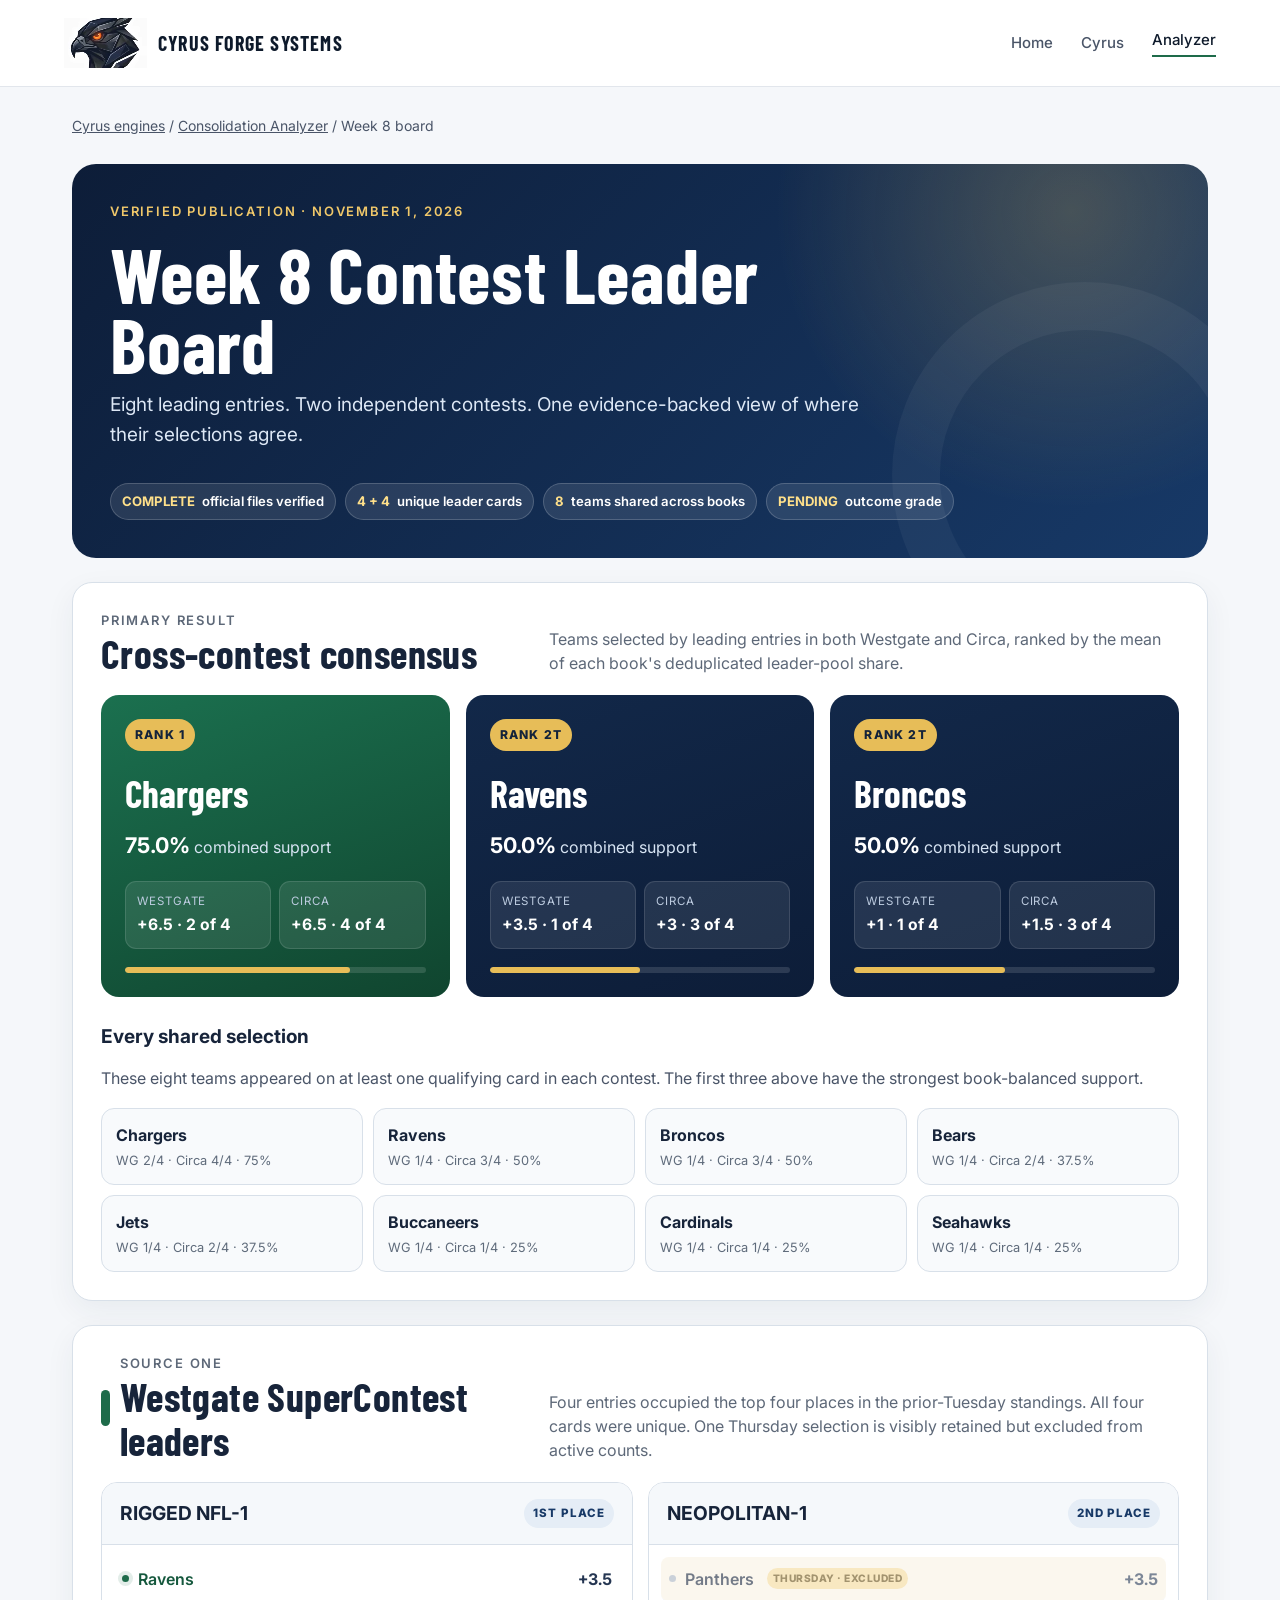
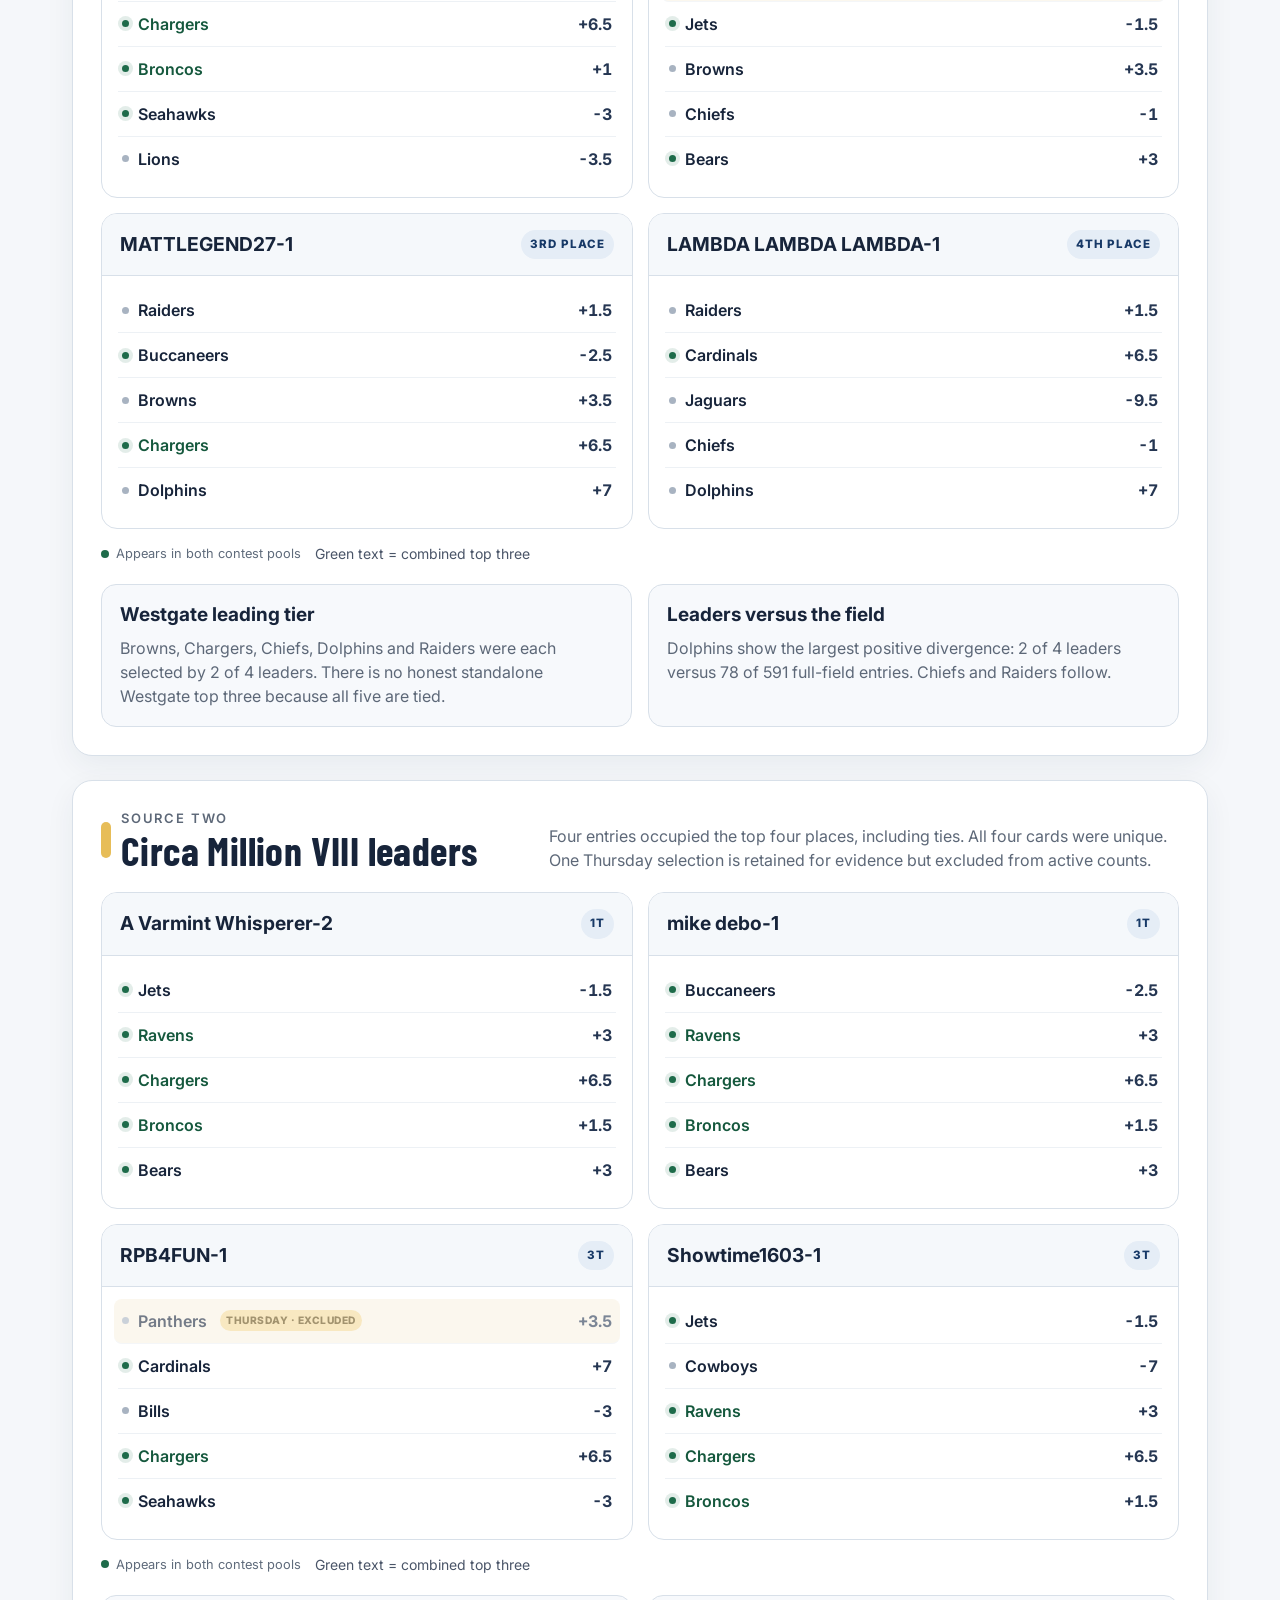
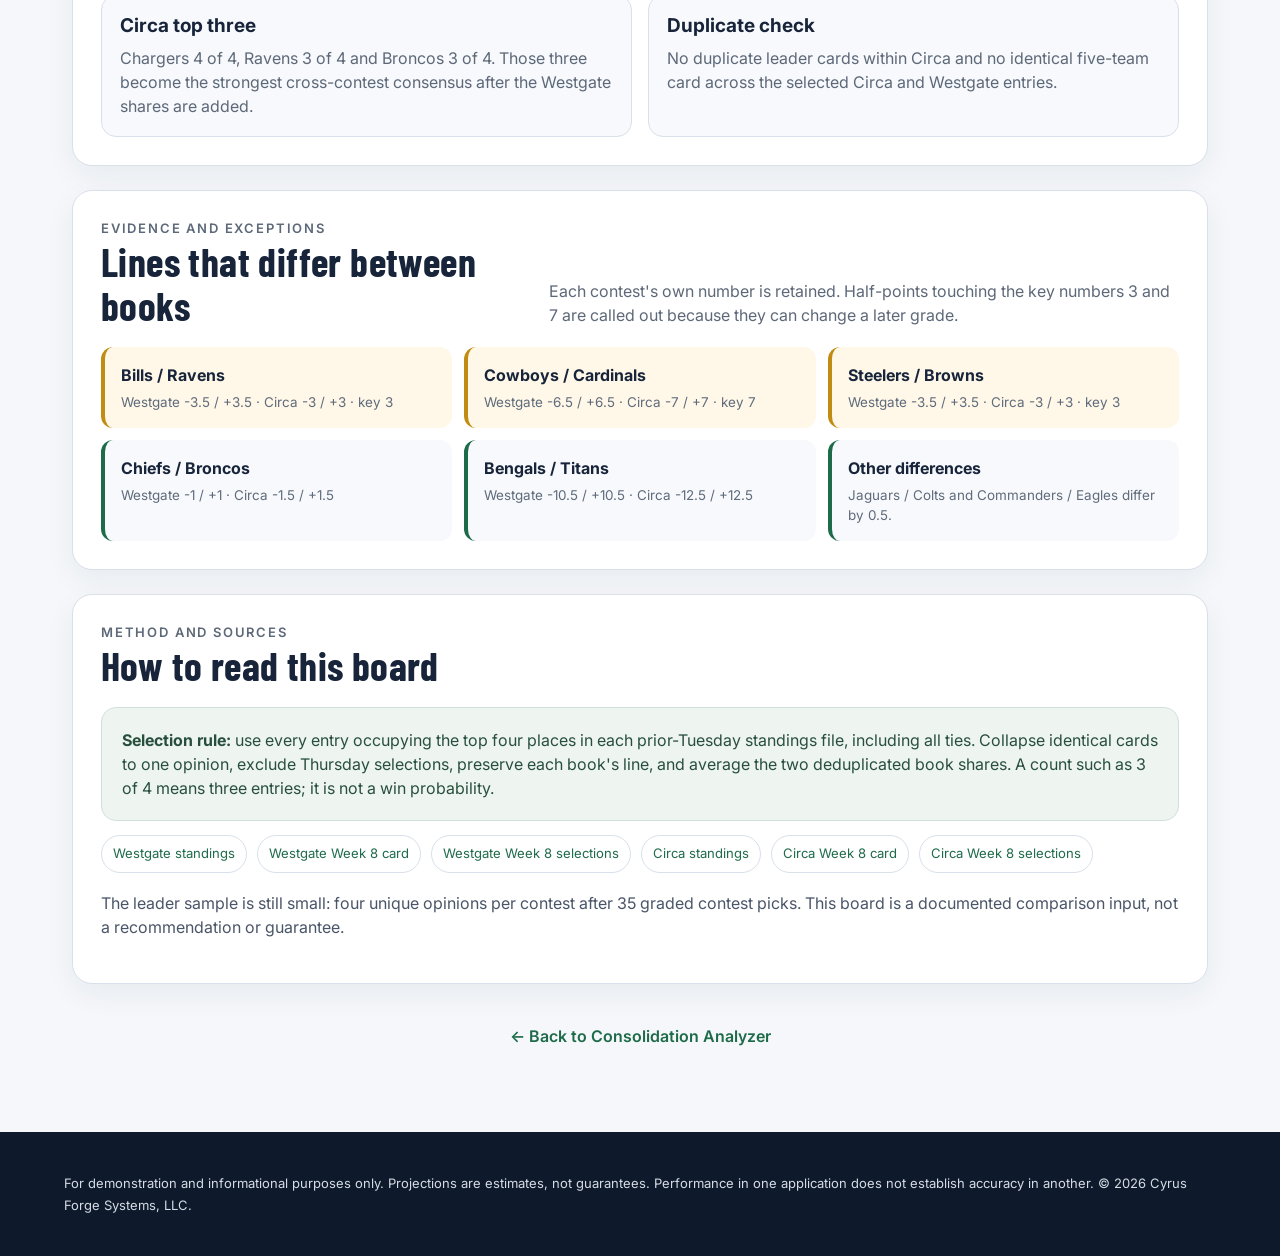
<file: cyrus/consolidation-analyzer/contest-board/index.html>
<!doctype html>
<html lang="en">
<head>
<meta charset="utf-8">
<meta name="viewport" content="width=device-width, initial-scale=1">
<title>Week 8 Contest Board | Cyrus Consolidation Analyzer</title>
<meta name="description" content="The verified Week 8 Westgate and Circa leader board, cross-contest consensus, leader cards, contest lines and source evidence.">
<link rel="icon" href="../../../assets/favicon.png" type="image/png">
<link rel="preconnect" href="https://fonts.googleapis.com">
<link rel="preconnect" href="https://fonts.gstatic.com" crossorigin>
<link href="https://fonts.googleapis.com/css2?family=Barlow+Condensed:wght@600;700&family=Inter:wght@400;500;600;700&display=swap" rel="stylesheet">
<link rel="stylesheet" href="../../../assets/styles.css?v=202610282235">
<style>
  :root{--board-navy:#0d1d38;--board-blue:#173967;--board-green:#1e6b4a;--board-gold:#e7bd58;--board-ice:#eef3f8;--board-line:#d8e0e9;--board-ink:#17243a}
  body{background:#f5f7fa;color:var(--board-ink)}
  .board-wrap{max-width:1180px;margin:0 auto;padding:0 22px}
  .board-hero{position:relative;overflow:hidden;margin:28px 0 22px;padding:38px;border-radius:24px;color:#fff;background:radial-gradient(circle at 88% 12%,rgba(231,189,88,.24),transparent 28%),linear-gradient(135deg,var(--board-navy),var(--board-blue))}
  .board-hero:after{content:"";position:absolute;right:-70px;bottom:-110px;width:290px;height:290px;border:48px solid rgba(255,255,255,.045);border-radius:50%}
  .board-hero h1{max-width:760px;margin:.2rem 0 .7rem;color:#fff;font-size:clamp(2.6rem,6vw,5rem);line-height:.92}
  .board-hero .lead{max-width:780px;color:#dce7f5}
  .status-row{display:flex;flex-wrap:wrap;gap:9px;margin-top:24px}
  .status-chip{display:inline-flex;align-items:center;gap:7px;padding:8px 11px;border-radius:999px;background:rgba(255,255,255,.1);border:1px solid rgba(255,255,255,.18);font-size:.82rem;font-weight:600}
  .status-chip strong{color:#ffe08a}
  .section-shell{margin:24px 0;padding:28px;border:1px solid var(--board-line);border-radius:20px;background:#fff;box-shadow:0 10px 30px rgba(21,43,75,.06)}
  .section-head{display:flex;align-items:end;justify-content:space-between;gap:20px;margin-bottom:20px}
  .section-head h2{margin:0}
  .section-head p{max-width:630px;margin:0;color:#5d6878}
  .consensus-grid{display:grid;grid-template-columns:repeat(3,minmax(0,1fr));gap:16px}
  .consensus-card{position:relative;overflow:hidden;min-height:235px;padding:24px;border-radius:18px;background:linear-gradient(160deg,#122849,#0d1d38);color:#fff}
  .consensus-card.first{background:linear-gradient(160deg,#1b704f,#10452f)}
  .rank-badge{display:inline-flex;padding:7px 10px;border-radius:999px;background:var(--board-gold);color:#14233a;font-size:.76rem;font-weight:800;letter-spacing:.1em;text-transform:uppercase}
  .team-name{margin:24px 0 5px;color:#fff;font:700 2.35rem/1 "Barlow Condensed",sans-serif}
  .combined-value{font-size:1rem;color:#d8e5f4}
  .combined-value strong{color:#fff;font-size:1.35rem}
  .support-pair{display:grid;grid-template-columns:1fr 1fr;gap:8px;margin-top:20px}
  .support-cell{padding:11px;border-radius:11px;background:rgba(255,255,255,.09);border:1px solid rgba(255,255,255,.12)}
  .support-cell span{display:block;color:#bdcce0;font-size:.72rem;text-transform:uppercase;letter-spacing:.08em}
  .support-cell strong{display:block;margin-top:3px;color:#fff;font-size:.98rem}
  .strength-track{height:6px;margin-top:18px;border-radius:999px;background:rgba(255,255,255,.13);overflow:hidden}
  .strength-track span{display:block;height:100%;background:var(--board-gold);border-radius:inherit}
  .shared-grid{display:grid;grid-template-columns:repeat(4,minmax(0,1fr));gap:10px;margin-top:18px}
  .shared-item{padding:14px;border:1px solid var(--board-line);border-radius:13px;background:#f8fafc}
  .shared-item strong{display:block;font-size:1rem}
  .shared-item span{display:block;margin-top:4px;color:#5f6b7b;font-size:.8rem}
  .book-labels{display:flex;align-items:center;gap:10px}
  .book-mark{width:10px;height:36px;border-radius:999px;background:var(--board-green)}
  .book-mark.circa{background:var(--board-gold)}
  .entry-grid{display:grid;grid-template-columns:repeat(2,minmax(0,1fr));gap:15px}
  .entry-card{border:1px solid var(--board-line);border-radius:16px;background:#fff;overflow:hidden}
  .entry-card header{display:flex;align-items:center;justify-content:space-between;gap:12px;padding:16px 18px;background:#f5f8fb;border-bottom:1px solid var(--board-line)}
  .entry-card h3{margin:0;font-size:1.2rem}
  .place{flex:0 0 auto;padding:6px 9px;border-radius:999px;background:#e5edf6;color:#173967;font-size:.72rem;font-weight:800;letter-spacing:.08em;text-transform:uppercase}
  .pick-list{list-style:none;margin:0;padding:12px 16px 16px}
  .pick-list li{display:flex;align-items:center;justify-content:space-between;gap:12px;padding:10px 4px;border-bottom:1px solid #edf1f5}
  .pick-list li:last-child{border-bottom:0}
  .pick-team{display:flex;align-items:center;gap:9px;font-weight:600}
  .pick-team:before{content:"";width:7px;height:7px;border-radius:50%;background:#a8b3c1}
  .pick-list li.shared .pick-team:before{background:var(--board-green);box-shadow:0 0 0 4px rgba(30,107,74,.12)}
  .pick-list li.top .pick-team{color:#15583d}
  .pick-line{font-variant-numeric:tabular-nums;font-weight:700;color:#253652}
  .excluded{opacity:.6;background:#faf3e3;margin:0 -4px;padding-left:8px!important;padding-right:8px!important;border-radius:8px}
  .excluded .pick-team:after{content:"Thursday · excluded";margin-left:4px;padding:3px 6px;border-radius:999px;background:#f4d999;color:#654c10;font-size:.64rem;font-weight:800;text-transform:uppercase;letter-spacing:.05em}
  .legend{display:flex;flex-wrap:wrap;gap:14px;margin:14px 0 0;color:#5f6b7b;font-size:.8rem}
  .legend span{display:inline-flex;align-items:center;gap:7px}.legend i{width:8px;height:8px;border-radius:50%;background:var(--board-green)}
  .book-summary{display:grid;grid-template-columns:1fr 1fr;gap:16px;margin-top:20px}
  .summary-card{padding:18px;border-radius:15px;background:#f7f9fc;border:1px solid var(--board-line)}
  .summary-card h3{margin:0 0 8px}.summary-card p{margin:0;color:#5d6878}
  .line-alerts{display:grid;grid-template-columns:repeat(3,minmax(0,1fr));gap:12px}
  .line-alert{padding:16px;border-left:4px solid var(--board-green);border-radius:12px;background:#f7f9fc}
  .line-alert.key{border-left-color:#c18c13;background:#fff8e8}
  .line-alert strong{display:block}.line-alert span{display:block;margin-top:5px;color:#5f6b7b;font-size:.84rem}
  .source-links{display:flex;flex-wrap:wrap;gap:10px;margin-top:14px}.source-links a{display:inline-flex;padding:8px 11px;border:1px solid var(--board-line);border-radius:999px;background:#fff;font-size:.82rem;text-decoration:none}
  .method-note{padding:20px;border-radius:15px;background:#eef5f1;border:1px solid #cfe1d7;color:#284f3d}
  @media(max-width:900px){.consensus-grid{grid-template-columns:1fr}.shared-grid{grid-template-columns:repeat(2,1fr)}.line-alerts{grid-template-columns:1fr}.entry-grid{grid-template-columns:1fr}}
  @media(max-width:620px){.board-wrap{padding:0 14px}.board-hero{padding:26px 20px;border-radius:18px}.section-shell{padding:20px 16px}.section-head{display:block}.section-head p{margin-top:8px}.shared-grid,.book-summary{grid-template-columns:1fr}.support-pair{grid-template-columns:1fr}.entry-card header{align-items:flex-start}.excluded .pick-team:after{display:none}}
</style>
</head>
<body>
<a class="skip" href="#main">Skip to content</a>

<header class="site-header">
  <nav class="wrap site-nav" aria-label="Site">
    <a class="brand" href="../../../index.html">
      <video class="brand-mark" autoplay muted loop playsinline preload="auto" poster="../../../assets/hawk-poster.jpg" aria-hidden="true" width="84" height="50"><source src="../../../assets/hawk-loop.webm" type="video/webm"><source src="../../../assets/hawk-loop.mp4" type="video/mp4"></video>
      <span>CYRUS FORGE SYSTEMS</span>
    </a>
    <div class="nav-links"><a href="../../../index.html">Home</a><a href="../../index.html">Cyrus</a><a href="../index.html" aria-current="page">Analyzer</a></div>
  </nav>
</header>

<main id="main" class="board-wrap" style="padding-bottom:72px">
  <p class="crumbs" style="margin-top:28px"><a href="../../index.html">Cyrus engines</a> / <a href="../index.html">Consolidation Analyzer</a> / Week 8 board</p>

  <section class="board-hero" aria-labelledby="board-title">
    <p class="eyebrow" style="color:#f0c86a">Verified publication · November 1, 2026</p>
    <h1 id="board-title">Week 8 Contest Leader Board</h1>
    <p class="lead">Eight leading entries. Two independent contests. One evidence-backed view of where their selections agree.</p>
    <div class="status-row" aria-label="Publication status">
      <span class="status-chip"><strong>COMPLETE</strong> official files verified</span>
      <span class="status-chip"><strong>4 + 4</strong> unique leader cards</span>
      <span class="status-chip"><strong>8</strong> teams shared across books</span>
      <span class="status-chip"><strong>PENDING</strong> outcome grade</span>
    </div>
  </section>

  <section class="section-shell" aria-labelledby="consensus-title">
    <div class="section-head"><div><p class="eyebrow">Primary result</p><h2 id="consensus-title">Cross-contest consensus</h2></div><p>Teams selected by leading entries in both Westgate and Circa, ranked by the mean of each book's deduplicated leader-pool share.</p></div>
    <div class="consensus-grid">
      <article class="consensus-card first"><span class="rank-badge">Rank 1</span><h3 class="team-name">Chargers</h3><p class="combined-value"><strong>75.0%</strong> combined support</p><div class="support-pair"><div class="support-cell"><span>Westgate</span><strong>+6.5 · 2 of 4</strong></div><div class="support-cell"><span>Circa</span><strong>+6.5 · 4 of 4</strong></div></div><div class="strength-track" aria-hidden="true"><span style="width:75%"></span></div></article>
      <article class="consensus-card"><span class="rank-badge">Rank 2T</span><h3 class="team-name">Ravens</h3><p class="combined-value"><strong>50.0%</strong> combined support</p><div class="support-pair"><div class="support-cell"><span>Westgate</span><strong>+3.5 · 1 of 4</strong></div><div class="support-cell"><span>Circa</span><strong>+3 · 3 of 4</strong></div></div><div class="strength-track" aria-hidden="true"><span style="width:50%"></span></div></article>
      <article class="consensus-card"><span class="rank-badge">Rank 2T</span><h3 class="team-name">Broncos</h3><p class="combined-value"><strong>50.0%</strong> combined support</p><div class="support-pair"><div class="support-cell"><span>Westgate</span><strong>+1 · 1 of 4</strong></div><div class="support-cell"><span>Circa</span><strong>+1.5 · 3 of 4</strong></div></div><div class="strength-track" aria-hidden="true"><span style="width:50%"></span></div></article>
    </div>
    <h3 style="margin-top:28px">Every shared selection</h3>
    <p class="muted">These eight teams appeared on at least one qualifying card in each contest. The first three above have the strongest book-balanced support.</p>
    <div class="shared-grid">
      <div class="shared-item"><strong>Chargers</strong><span>WG 2/4 · Circa 4/4 · 75%</span></div>
      <div class="shared-item"><strong>Ravens</strong><span>WG 1/4 · Circa 3/4 · 50%</span></div>
      <div class="shared-item"><strong>Broncos</strong><span>WG 1/4 · Circa 3/4 · 50%</span></div>
      <div class="shared-item"><strong>Bears</strong><span>WG 1/4 · Circa 2/4 · 37.5%</span></div>
      <div class="shared-item"><strong>Jets</strong><span>WG 1/4 · Circa 2/4 · 37.5%</span></div>
      <div class="shared-item"><strong>Buccaneers</strong><span>WG 1/4 · Circa 1/4 · 25%</span></div>
      <div class="shared-item"><strong>Cardinals</strong><span>WG 1/4 · Circa 1/4 · 25%</span></div>
      <div class="shared-item"><strong>Seahawks</strong><span>WG 1/4 · Circa 1/4 · 25%</span></div>
    </div>
  </section>

  <section class="section-shell" aria-labelledby="westgate-title">
    <div class="section-head"><div class="book-labels"><span class="book-mark"></span><div><p class="eyebrow">Source one</p><h2 id="westgate-title">Westgate SuperContest leaders</h2></div></div><p>Four entries occupied the top four places in the prior-Tuesday standings. All four cards were unique. One Thursday selection is visibly retained but excluded from active counts.</p></div>
    <div class="entry-grid">
      <article class="entry-card"><header><h3>RIGGED NFL-1</h3><span class="place">1st place</span></header><ul class="pick-list"><li class="shared top"><span class="pick-team">Ravens</span><span class="pick-line">+3.5</span></li><li class="shared top"><span class="pick-team">Chargers</span><span class="pick-line">+6.5</span></li><li class="shared top"><span class="pick-team">Broncos</span><span class="pick-line">+1</span></li><li class="shared"><span class="pick-team">Seahawks</span><span class="pick-line">-3</span></li><li><span class="pick-team">Lions</span><span class="pick-line">-3.5</span></li></ul></article>
      <article class="entry-card"><header><h3>NEOPOLITAN-1</h3><span class="place">2nd place</span></header><ul class="pick-list"><li class="excluded"><span class="pick-team">Panthers</span><span class="pick-line">+3.5</span></li><li class="shared"><span class="pick-team">Jets</span><span class="pick-line">-1.5</span></li><li><span class="pick-team">Browns</span><span class="pick-line">+3.5</span></li><li><span class="pick-team">Chiefs</span><span class="pick-line">-1</span></li><li class="shared"><span class="pick-team">Bears</span><span class="pick-line">+3</span></li></ul></article>
      <article class="entry-card"><header><h3>MATTLEGEND27-1</h3><span class="place">3rd place</span></header><ul class="pick-list"><li><span class="pick-team">Raiders</span><span class="pick-line">+1.5</span></li><li class="shared"><span class="pick-team">Buccaneers</span><span class="pick-line">-2.5</span></li><li><span class="pick-team">Browns</span><span class="pick-line">+3.5</span></li><li class="shared top"><span class="pick-team">Chargers</span><span class="pick-line">+6.5</span></li><li><span class="pick-team">Dolphins</span><span class="pick-line">+7</span></li></ul></article>
      <article class="entry-card"><header><h3>LAMBDA LAMBDA LAMBDA-1</h3><span class="place">4th place</span></header><ul class="pick-list"><li><span class="pick-team">Raiders</span><span class="pick-line">+1.5</span></li><li class="shared"><span class="pick-team">Cardinals</span><span class="pick-line">+6.5</span></li><li><span class="pick-team">Jaguars</span><span class="pick-line">-9.5</span></li><li><span class="pick-team">Chiefs</span><span class="pick-line">-1</span></li><li><span class="pick-team">Dolphins</span><span class="pick-line">+7</span></li></ul></article>
    </div>
    <div class="legend"><span><i></i> Appears in both contest pools</span><span>Green text = combined top three</span></div>
    <div class="book-summary"><article class="summary-card"><h3>Westgate leading tier</h3><p>Browns, Chargers, Chiefs, Dolphins and Raiders were each selected by 2 of 4 leaders. There is no honest standalone Westgate top three because all five are tied.</p></article><article class="summary-card"><h3>Leaders versus the field</h3><p>Dolphins show the largest positive divergence: 2 of 4 leaders versus 78 of 591 full-field entries. Chiefs and Raiders follow.</p></article></div>
  </section>

  <section class="section-shell" aria-labelledby="circa-title">
    <div class="section-head"><div class="book-labels"><span class="book-mark circa"></span><div><p class="eyebrow">Source two</p><h2 id="circa-title">Circa Million VIII leaders</h2></div></div><p>Four entries occupied the top four places, including ties. All four cards were unique. One Thursday selection is retained for evidence but excluded from active counts.</p></div>
    <div class="entry-grid">
      <article class="entry-card"><header><h3>A Varmint Whisperer-2</h3><span class="place">1T</span></header><ul class="pick-list"><li class="shared"><span class="pick-team">Jets</span><span class="pick-line">-1.5</span></li><li class="shared top"><span class="pick-team">Ravens</span><span class="pick-line">+3</span></li><li class="shared top"><span class="pick-team">Chargers</span><span class="pick-line">+6.5</span></li><li class="shared top"><span class="pick-team">Broncos</span><span class="pick-line">+1.5</span></li><li class="shared"><span class="pick-team">Bears</span><span class="pick-line">+3</span></li></ul></article>
      <article class="entry-card"><header><h3>mike debo-1</h3><span class="place">1T</span></header><ul class="pick-list"><li class="shared"><span class="pick-team">Buccaneers</span><span class="pick-line">-2.5</span></li><li class="shared top"><span class="pick-team">Ravens</span><span class="pick-line">+3</span></li><li class="shared top"><span class="pick-team">Chargers</span><span class="pick-line">+6.5</span></li><li class="shared top"><span class="pick-team">Broncos</span><span class="pick-line">+1.5</span></li><li class="shared"><span class="pick-team">Bears</span><span class="pick-line">+3</span></li></ul></article>
      <article class="entry-card"><header><h3>RPB4FUN-1</h3><span class="place">3T</span></header><ul class="pick-list"><li class="excluded"><span class="pick-team">Panthers</span><span class="pick-line">+3.5</span></li><li class="shared"><span class="pick-team">Cardinals</span><span class="pick-line">+7</span></li><li><span class="pick-team">Bills</span><span class="pick-line">-3</span></li><li class="shared top"><span class="pick-team">Chargers</span><span class="pick-line">+6.5</span></li><li class="shared"><span class="pick-team">Seahawks</span><span class="pick-line">-3</span></li></ul></article>
      <article class="entry-card"><header><h3>Showtime1603-1</h3><span class="place">3T</span></header><ul class="pick-list"><li class="shared"><span class="pick-team">Jets</span><span class="pick-line">-1.5</span></li><li><span class="pick-team">Cowboys</span><span class="pick-line">-7</span></li><li class="shared top"><span class="pick-team">Ravens</span><span class="pick-line">+3</span></li><li class="shared top"><span class="pick-team">Chargers</span><span class="pick-line">+6.5</span></li><li class="shared top"><span class="pick-team">Broncos</span><span class="pick-line">+1.5</span></li></ul></article>
    </div>
    <div class="legend"><span><i></i> Appears in both contest pools</span><span>Green text = combined top three</span></div>
    <div class="book-summary"><article class="summary-card"><h3>Circa top three</h3><p>Chargers 4 of 4, Ravens 3 of 4 and Broncos 3 of 4. Those three become the strongest cross-contest consensus after the Westgate shares are added.</p></article><article class="summary-card"><h3>Duplicate check</h3><p>No duplicate leader cards within Circa and no identical five-team card across the selected Circa and Westgate entries.</p></article></div>
  </section>

  <section class="section-shell" aria-labelledby="evidence-title">
    <div class="section-head"><div><p class="eyebrow">Evidence and exceptions</p><h2 id="evidence-title">Lines that differ between books</h2></div><p>Each contest's own number is retained. Half-points touching the key numbers 3 and 7 are called out because they can change a later grade.</p></div>
    <div class="line-alerts">
      <div class="line-alert key"><strong>Bills / Ravens</strong><span>Westgate -3.5 / +3.5 · Circa -3 / +3 · key 3</span></div>
      <div class="line-alert key"><strong>Cowboys / Cardinals</strong><span>Westgate -6.5 / +6.5 · Circa -7 / +7 · key 7</span></div>
      <div class="line-alert key"><strong>Steelers / Browns</strong><span>Westgate -3.5 / +3.5 · Circa -3 / +3 · key 3</span></div>
      <div class="line-alert"><strong>Chiefs / Broncos</strong><span>Westgate -1 / +1 · Circa -1.5 / +1.5</span></div>
      <div class="line-alert"><strong>Bengals / Titans</strong><span>Westgate -10.5 / +10.5 · Circa -12.5 / +12.5</span></div>
      <div class="line-alert"><strong>Other differences</strong><span>Jaguars / Colts and Commanders / Eagles differ by 0.5.</span></div>
    </div>
  </section>

  <section class="section-shell" aria-labelledby="method-title">
    <div class="section-head"><div><p class="eyebrow">Method and sources</p><h2 id="method-title">How to read this board</h2></div></div>
    <div class="method-note"><strong>Selection rule:</strong> use every entry occupying the top four places in each prior-Tuesday standings file, including all ties. Collapse identical cards to one opinion, exclude Thursday selections, preserve each book's line, and average the two deduplicated book shares. A count such as 3 of 4 means three entries; it is not a win probability.</div>
    <div class="source-links">
      <a href="https://www.westgateresorts.com/hotels/nevada/las-vegas/westgate-las-vegas-resort-casino/casino/2026-supercontest-standings/">Westgate standings</a>
      <a href="https://www.westgateresorts.com/supercontest/download/2026%20SUPERCONTEST%20GAME%20SHEET%20WEEK%208.pdf?contest=/2026/SuperContest/Card">Westgate Week 8 card</a>
      <a href="https://www.westgateresorts.com/supercontest/download/2026%20SUPERCONTEST%20SELECTIONS%20WEEK%208.pdf?contest=/2026/SuperContest/Selections">Westgate Week 8 selections</a>
      <a href="https://www.circasports.com/wp-content/uploads/2026/10/Circa-Sports-Million-VIII-Week-7-Standings-Update.pdf">Circa standings</a>
      <a href="https://www.circasports.com/wp-content/uploads/2026/10/Circa-Sports-Million-VIII-Contest-Point-Spreads-Week-8.pdf">Circa Week 8 card</a>
      <a href="https://www.circasports.com/wp-content/uploads/2026/11/Circa-Sports-Million-VIII-Week-8-Selections.pdf">Circa Week 8 selections</a>
    </div>
    <p class="muted" style="margin-top:18px">The leader sample is still small: four unique opinions per contest after 35 graded contest picks. This board is a documented comparison input, not a recommendation or guarantee.</p>
  </section>

  <div class="btn-row" style="justify-content:center;margin-top:28px"><a class="btn" href="../index.html">← Back to Consolidation Analyzer</a></div>
</main>

<footer class="site-footer"><div class="wrap" style="padding-top:40px;padding-bottom:40px"><p class="footer-small">For demonstration and informational purposes only. Projections are estimates, not guarantees. Performance in one application does not establish accuracy in another. © 2026 Cyrus Forge Systems, LLC.</p></div></footer>
</body>
</html>
</file>
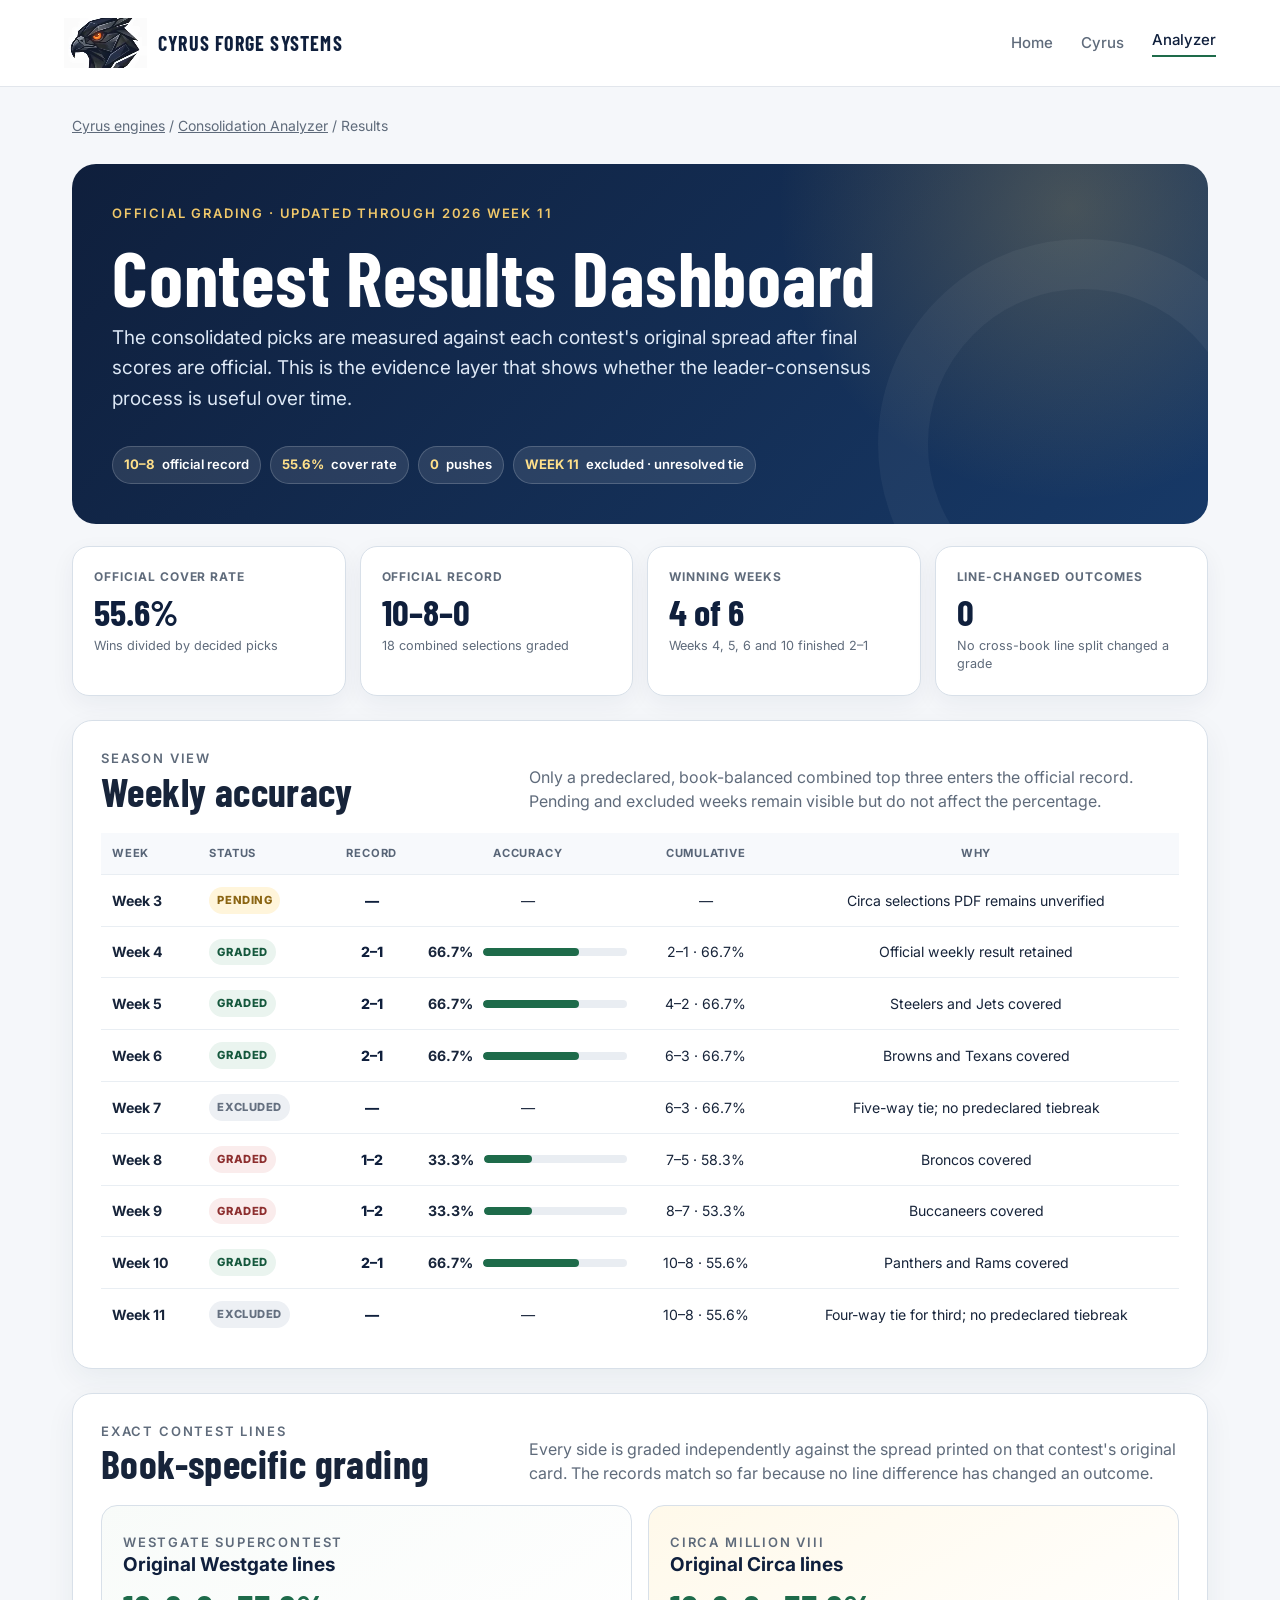
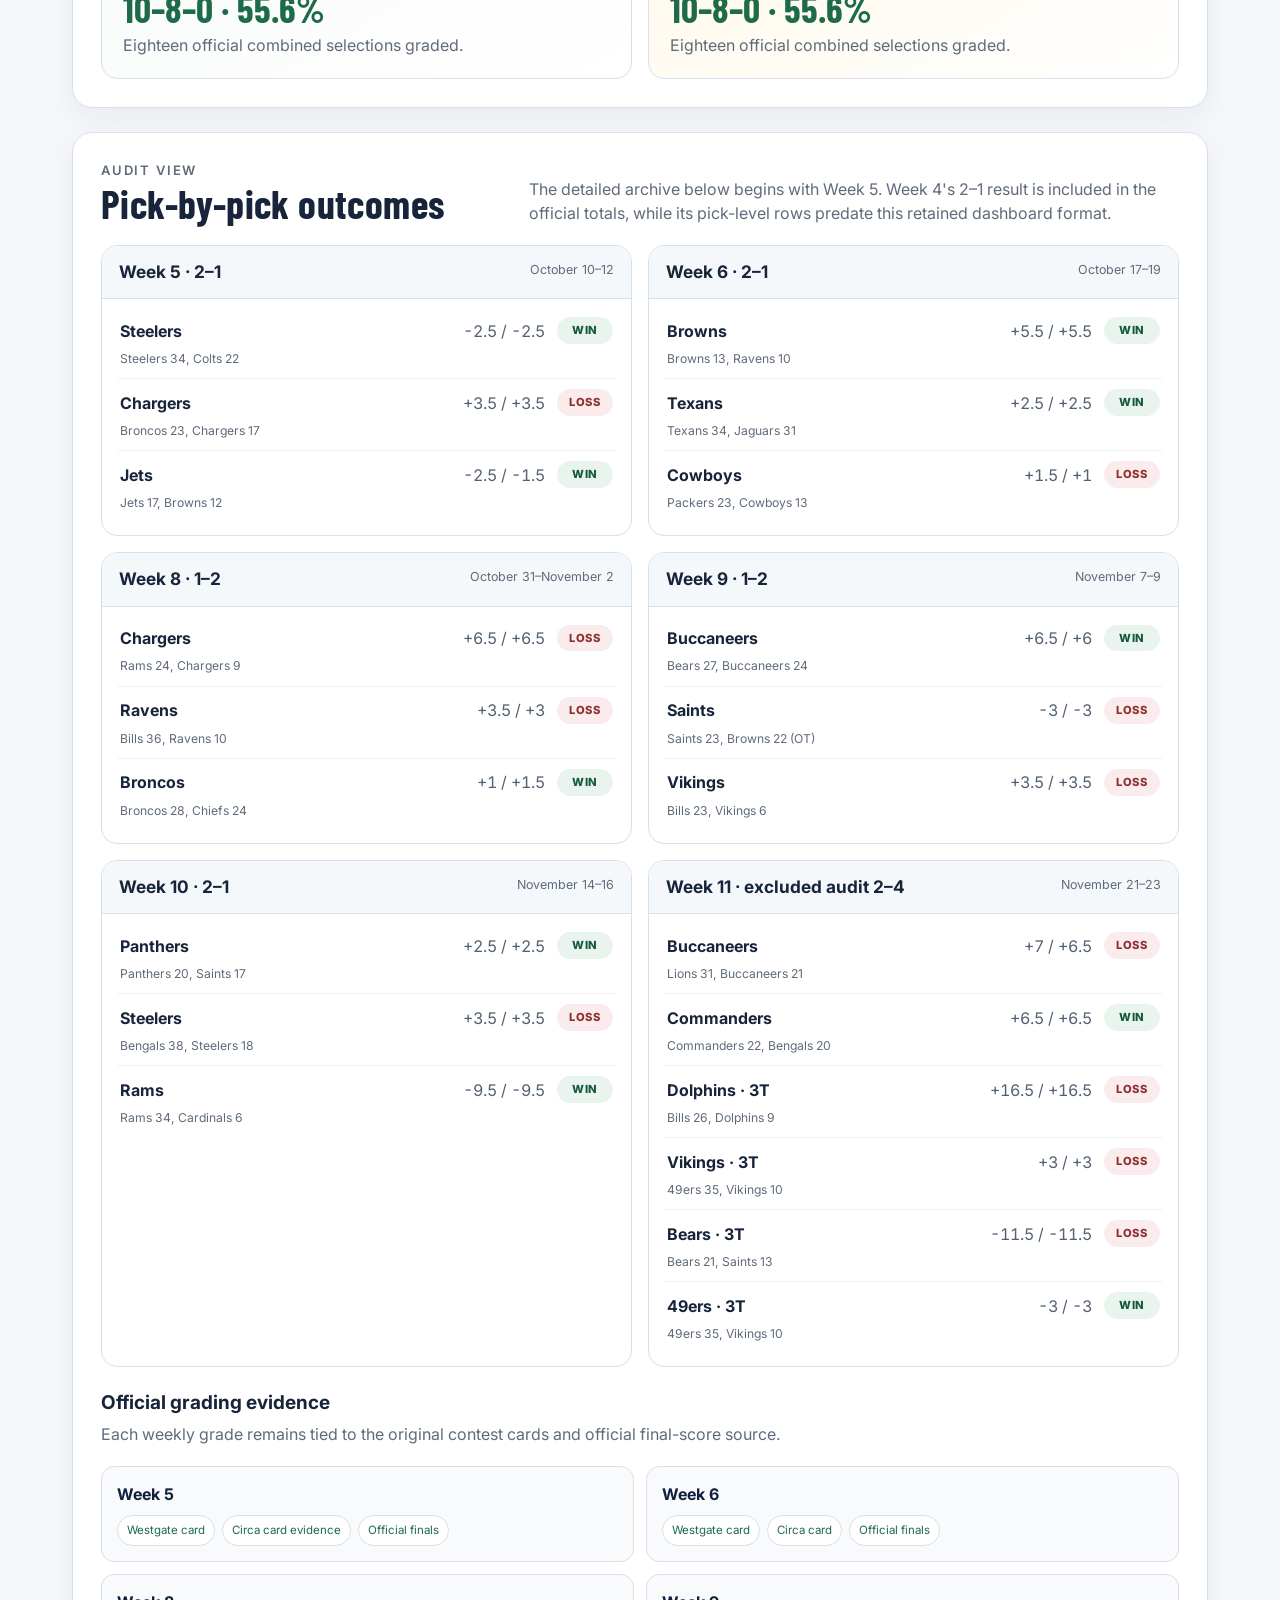
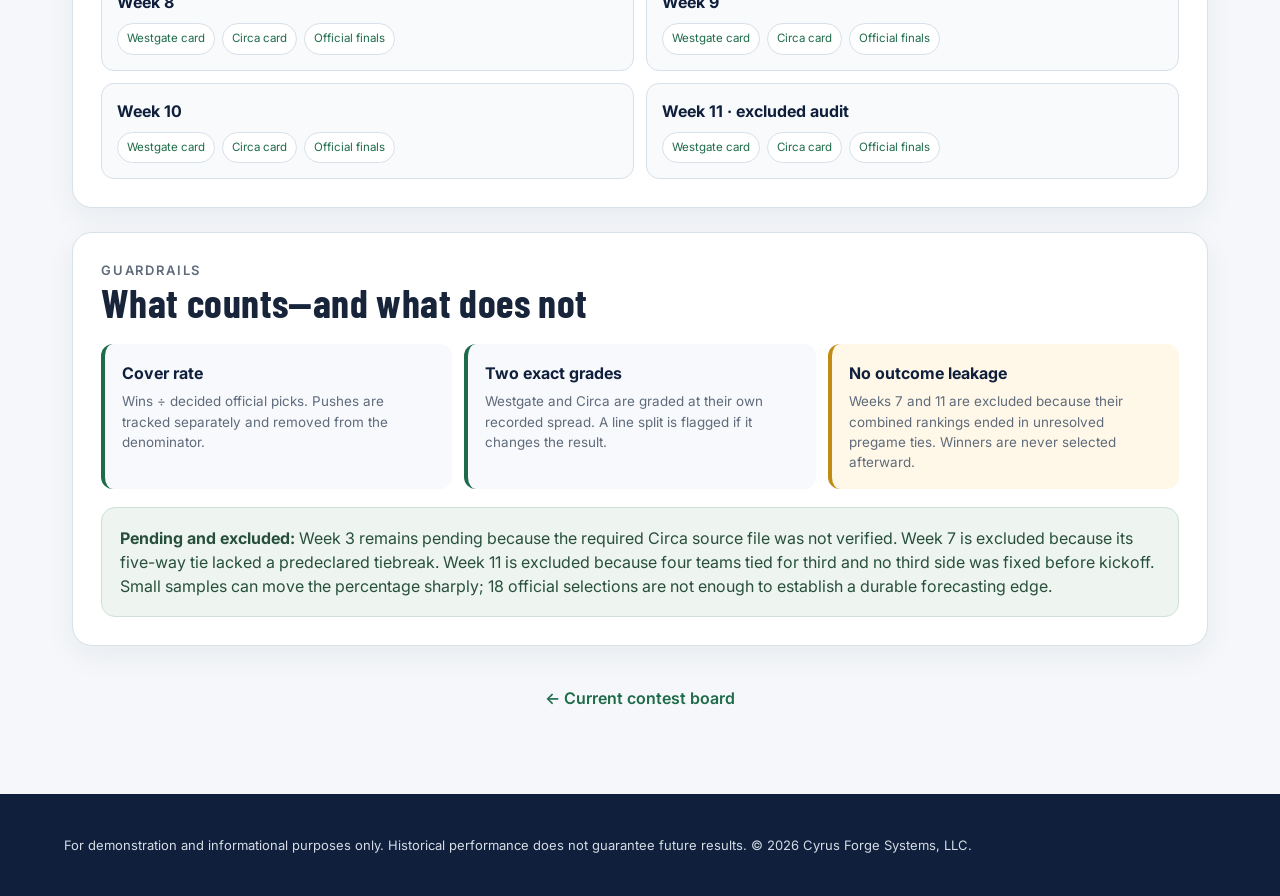
<file: cyrus/consolidation-analyzer/results/index.html>
<!doctype html>
<html lang="en">
<head>
<meta charset="utf-8">
<meta name="viewport" content="width=device-width, initial-scale=1">
<title>Contest Results Dashboard | Cyrus Consolidation Analyzer</title>
<meta name="description" content="Season-to-date grading of the Cyrus book-balanced Westgate and Circa consolidated picks.">
<link rel="icon" href="../../../assets/favicon.png" type="image/png">
<link rel="preconnect" href="https://fonts.googleapis.com">
<link rel="preconnect" href="https://fonts.gstatic.com" crossorigin>
<link href="https://fonts.googleapis.com/css2?family=Barlow+Condensed:wght@600;700&family=Inter:wght@400;500;600;700&display=swap" rel="stylesheet">
<link rel="stylesheet" href="../../../assets/styles.css?v=202610282235">
<style>
  :root{--navy:#0f1f3c;--blue:#173967;--green:#1e6b4a;--green-soft:#eaf4ef;--gold:#e7bd58;--red:#a73d3d;--red-soft:#faecec;--amber:#8b6513;--amber-soft:#fff5db;--line:#d8e0e9;--ink:#17243a;--muted:#5f6b7b}
  body{background:#f5f7fa;color:var(--ink)}
  .results-wrap{max-width:1180px;margin:0 auto;padding:0 22px}
  .results-hero{position:relative;overflow:hidden;margin:28px 0 22px;padding:40px;border-radius:24px;color:#fff;background:radial-gradient(circle at 88% 12%,rgba(231,189,88,.24),transparent 28%),linear-gradient(135deg,var(--navy),var(--blue))}
  .results-hero:after{content:"";position:absolute;right:-80px;bottom:-125px;width:310px;height:310px;border:50px solid rgba(255,255,255,.045);border-radius:50%}
  .results-hero h1{max-width:820px;margin:.2rem 0 .7rem;color:#fff;font-size:clamp(2.65rem,6vw,5rem);line-height:.94}
  .results-hero .lead{max-width:790px;color:#dce7f5}
  .status-row{display:flex;flex-wrap:wrap;gap:9px;margin-top:24px}
  .status-chip{display:inline-flex;align-items:center;gap:7px;padding:8px 11px;border-radius:999px;background:rgba(255,255,255,.1);border:1px solid rgba(255,255,255,.18);font-size:.82rem;font-weight:600}
  .status-chip strong{color:#ffe08a}
  .kpi-grid{display:grid;grid-template-columns:repeat(4,minmax(0,1fr));gap:14px;margin:20px 0 24px}
  .kpi{padding:21px;border:1px solid var(--line);border-radius:17px;background:#fff;box-shadow:0 8px 24px rgba(21,43,75,.055)}
  .kpi-label{display:block;color:var(--muted);font-size:.75rem;font-weight:700;letter-spacing:.08em;text-transform:uppercase}
  .kpi-value{display:block;margin-top:7px;color:var(--navy);font:700 2.3rem/1 "Barlow Condensed",sans-serif}
  .kpi-note{display:block;margin-top:7px;color:var(--muted);font-size:.79rem}
  .section-shell{margin:24px 0;padding:28px;border:1px solid var(--line);border-radius:20px;background:#fff;box-shadow:0 10px 30px rgba(21,43,75,.06)}
  .section-head{display:flex;align-items:end;justify-content:space-between;gap:20px;margin-bottom:20px}
  .section-head h2{margin:0}.section-head p{max-width:650px;margin:0;color:var(--muted)}
  .table-wrap{overflow-x:auto}
  .results-table{width:100%;border-collapse:collapse;font-size:.88rem}
  .results-table th,.results-table td{padding:12px 11px;border-bottom:1px solid #e9eef3;text-align:left;vertical-align:middle}
  .results-table th{background:#f7f9fc;color:#586577;font-size:.7rem;letter-spacing:.07em;text-transform:uppercase;white-space:nowrap}
  .results-table td:nth-child(n+3),.results-table th:nth-child(n+3){text-align:center}
  .results-table tr:last-child td{border-bottom:0}
  .record{font-weight:800;color:var(--navy);white-space:nowrap}
  .badge{display:inline-flex;min-width:56px;justify-content:center;padding:5px 8px;border-radius:999px;font-size:.7rem;font-weight:800;letter-spacing:.05em;text-transform:uppercase}
  .win{background:var(--green-soft);color:#15583d}.loss{background:var(--red-soft);color:#8d2f2f}.pending{background:var(--amber-soft);color:var(--amber)}.excluded{background:#edf0f4;color:#657080}
  .week-result{display:flex;align-items:center;gap:10px;min-width:155px}.bar{flex:1;min-width:70px;height:8px;border-radius:999px;background:#e9edf2;overflow:hidden}.bar span{display:block;height:100%;border-radius:inherit;background:var(--green)}
  .book-grid{display:grid;grid-template-columns:repeat(2,minmax(0,1fr));gap:16px}
  .book-card{padding:21px;border:1px solid var(--line);border-radius:16px;background:linear-gradient(150deg,#f8fbf9,#fff)}
  .book-card.circa{background:linear-gradient(150deg,#fff9ea,#fff)}
  .book-card h3{margin:0;color:var(--navy)}.book-record{margin:12px 0 2px;font:700 2.35rem/1 "Barlow Condensed",sans-serif;color:var(--green)}
  .book-card p{margin:6px 0 0;color:var(--muted)}
  .pick-groups{display:grid;grid-template-columns:repeat(2,minmax(0,1fr));gap:16px}
  .pick-week{border:1px solid var(--line);border-radius:16px;overflow:hidden}
  .pick-week header{display:flex;justify-content:space-between;gap:14px;padding:15px 17px;background:#f5f8fb;border-bottom:1px solid var(--line)}
  .pick-week h3{margin:0;font-size:1.08rem}.pick-week header span{color:var(--muted);font-size:.78rem}
  .pick-list{list-style:none;margin:0;padding:8px 16px 13px}.pick-list li{display:grid;grid-template-columns:1fr auto auto;align-items:center;gap:12px;padding:10px 2px;border-bottom:1px solid #edf1f5}.pick-list li:last-child{border-bottom:0}
  .pick-team{font-weight:700}.pick-line{color:#536174;font-variant-numeric:tabular-nums}.pick-final{grid-column:1/-1;margin-top:-6px;color:var(--muted);font-size:.76rem}
  .source-archive{display:grid;grid-template-columns:repeat(2,minmax(0,1fr));gap:12px;margin-top:20px}.source-week{padding:15px;border:1px solid var(--line);border-radius:13px;background:#f8fafc}.source-week strong{display:block;color:var(--navy)}.source-links{display:flex;flex-wrap:wrap;gap:7px;margin-top:9px}.source-links a{display:inline-flex;padding:6px 9px;border:1px solid var(--line);border-radius:999px;background:#fff;font-size:.72rem;text-decoration:none}
  .method-grid{display:grid;grid-template-columns:repeat(3,minmax(0,1fr));gap:12px}
  .method-card{padding:17px;border-left:4px solid var(--green);border-radius:12px;background:#f7f9fc}.method-card.warn{border-left-color:#c18c13;background:#fff8e8}.method-card strong{display:block;color:var(--navy)}.method-card span{display:block;margin-top:6px;color:var(--muted);font-size:.84rem}
  .data-note{margin-top:18px;padding:18px;border-radius:14px;background:#eef5f1;border:1px solid #cfe1d7;color:#284f3d}
  @media(max-width:900px){.kpi-grid{grid-template-columns:repeat(2,1fr)}.pick-groups,.method-grid,.source-archive{grid-template-columns:1fr}.section-head{display:block}.section-head p{margin-top:8px}}
  @media(max-width:650px){.results-wrap{padding:0 14px}.results-hero{padding:28px 21px;border-radius:18px}.section-shell{padding:20px 15px}.kpi-grid,.book-grid{grid-template-columns:1fr}.results-table th,.results-table td{padding:10px 8px}.pick-list li{grid-template-columns:1fr auto}}
</style>
</head>
<body>
<a class="skip" href="#main">Skip to content</a>
<header class="site-header"><nav class="wrap site-nav" aria-label="Site"><a class="brand" href="../../../index.html"><video class="brand-mark" autoplay muted loop playsinline preload="auto" poster="../../../assets/hawk-poster.jpg" aria-hidden="true" width="84" height="50"><source src="../../../assets/hawk-loop.webm" type="video/webm"><source src="../../../assets/hawk-loop.mp4" type="video/mp4"></video><span>CYRUS FORGE SYSTEMS</span></a><div class="nav-links"><a href="../../../index.html">Home</a><a href="../../index.html">Cyrus</a><a href="../index.html" aria-current="page">Analyzer</a></div></nav></header>

<main id="main" class="results-wrap" style="padding-bottom:72px">
  <p class="crumbs" style="margin-top:28px"><a href="../../index.html">Cyrus engines</a> / <a href="../index.html">Consolidation Analyzer</a> / Results</p>

  <section class="results-hero" aria-labelledby="results-title">
    <p class="eyebrow" style="color:#f0c86a">Official grading · updated through 2026 Week 11</p>
    <h1 id="results-title">Contest Results Dashboard</h1>
    <p class="lead">The consolidated picks are measured against each contest's original spread after final scores are official. This is the evidence layer that shows whether the leader-consensus process is useful over time.</p>
    <div class="status-row"><span class="status-chip"><strong>10–8</strong> official record</span><span class="status-chip"><strong>55.6%</strong> cover rate</span><span class="status-chip"><strong>0</strong> pushes</span><span class="status-chip"><strong>WEEK 11</strong> excluded · unresolved tie</span></div>
  </section>

  <section class="kpi-grid" aria-label="Season performance summary">
    <article class="kpi"><span class="kpi-label">Official cover rate</span><span class="kpi-value">55.6%</span><span class="kpi-note">Wins divided by decided picks</span></article>
    <article class="kpi"><span class="kpi-label">Official record</span><span class="kpi-value">10–8–0</span><span class="kpi-note">18 combined selections graded</span></article>
    <article class="kpi"><span class="kpi-label">Winning weeks</span><span class="kpi-value">4 of 6</span><span class="kpi-note">Weeks 4, 5, 6 and 10 finished 2–1</span></article>
    <article class="kpi"><span class="kpi-label">Line-changed outcomes</span><span class="kpi-value">0</span><span class="kpi-note">No cross-book line split changed a grade</span></article>
  </section>

  <section class="section-shell" aria-labelledby="weekly-title">
    <div class="section-head"><div><p class="eyebrow">Season view</p><h2 id="weekly-title">Weekly accuracy</h2></div><p>Only a predeclared, book-balanced combined top three enters the official record. Pending and excluded weeks remain visible but do not affect the percentage.</p></div>
    <div class="table-wrap"><table class="results-table"><thead><tr><th>Week</th><th>Status</th><th>Record</th><th>Accuracy</th><th>Cumulative</th><th>Why</th></tr></thead><tbody>
      <tr><td><strong>Week 3</strong></td><td><span class="badge pending">Pending</span></td><td class="record">—</td><td>—</td><td>—</td><td>Circa selections PDF remains unverified</td></tr>
      <tr><td><strong>Week 4</strong></td><td><span class="badge win">Graded</span></td><td class="record">2–1</td><td><div class="week-result"><strong>66.7%</strong><span class="bar"><span style="width:66.7%"></span></span></div></td><td>2–1 · 66.7%</td><td>Official weekly result retained</td></tr>
      <tr><td><strong>Week 5</strong></td><td><span class="badge win">Graded</span></td><td class="record">2–1</td><td><div class="week-result"><strong>66.7%</strong><span class="bar"><span style="width:66.7%"></span></span></div></td><td>4–2 · 66.7%</td><td>Steelers and Jets covered</td></tr>
      <tr><td><strong>Week 6</strong></td><td><span class="badge win">Graded</span></td><td class="record">2–1</td><td><div class="week-result"><strong>66.7%</strong><span class="bar"><span style="width:66.7%"></span></span></div></td><td>6–3 · 66.7%</td><td>Browns and Texans covered</td></tr>
      <tr><td><strong>Week 7</strong></td><td><span class="badge excluded">Excluded</span></td><td class="record">—</td><td>—</td><td>6–3 · 66.7%</td><td>Five-way tie; no predeclared tiebreak</td></tr>
      <tr><td><strong>Week 8</strong></td><td><span class="badge loss">Graded</span></td><td class="record">1–2</td><td><div class="week-result"><strong>33.3%</strong><span class="bar"><span style="width:33.3%"></span></span></div></td><td>7–5 · 58.3%</td><td>Broncos covered</td></tr>
      <tr><td><strong>Week 9</strong></td><td><span class="badge loss">Graded</span></td><td class="record">1–2</td><td><div class="week-result"><strong>33.3%</strong><span class="bar"><span style="width:33.3%"></span></span></div></td><td>8–7 · 53.3%</td><td>Buccaneers covered</td></tr>
      <tr><td><strong>Week 10</strong></td><td><span class="badge win">Graded</span></td><td class="record">2–1</td><td><div class="week-result"><strong>66.7%</strong><span class="bar"><span style="width:66.7%"></span></span></div></td><td>10–8 · 55.6%</td><td>Panthers and Rams covered</td></tr>
      <tr><td><strong>Week 11</strong></td><td><span class="badge excluded">Excluded</span></td><td class="record">—</td><td>—</td><td>10–8 · 55.6%</td><td>Four-way tie for third; no predeclared tiebreak</td></tr>
    </tbody></table></div>
  </section>

  <section class="section-shell" aria-labelledby="book-title">
    <div class="section-head"><div><p class="eyebrow">Exact contest lines</p><h2 id="book-title">Book-specific grading</h2></div><p>Every side is graded independently against the spread printed on that contest's original card. The records match so far because no line difference has changed an outcome.</p></div>
    <div class="book-grid"><article class="book-card"><p class="eyebrow">Westgate SuperContest</p><h3>Original Westgate lines</h3><div class="book-record">10–8–0 · 55.6%</div><p>Eighteen official combined selections graded.</p></article><article class="book-card circa"><p class="eyebrow">Circa Million VIII</p><h3>Original Circa lines</h3><div class="book-record">10–8–0 · 55.6%</div><p>Eighteen official combined selections graded.</p></article></div>
  </section>

  <section class="section-shell" aria-labelledby="pick-title">
    <div class="section-head"><div><p class="eyebrow">Audit view</p><h2 id="pick-title">Pick-by-pick outcomes</h2></div><p>The detailed archive below begins with Week 5. Week 4's 2–1 result is included in the official totals, while its pick-level rows predate this retained dashboard format.</p></div>
    <div class="pick-groups">
      <article class="pick-week"><header><h3>Week 5 · 2–1</h3><span>October 10–12</span></header><ul class="pick-list"><li><span class="pick-team">Steelers</span><span class="pick-line">-2.5 / -2.5</span><span class="badge win">Win</span><span class="pick-final">Steelers 34, Colts 22</span></li><li><span class="pick-team">Chargers</span><span class="pick-line">+3.5 / +3.5</span><span class="badge loss">Loss</span><span class="pick-final">Broncos 23, Chargers 17</span></li><li><span class="pick-team">Jets</span><span class="pick-line">-2.5 / -1.5</span><span class="badge win">Win</span><span class="pick-final">Jets 17, Browns 12</span></li></ul></article>
      <article class="pick-week"><header><h3>Week 6 · 2–1</h3><span>October 17–19</span></header><ul class="pick-list"><li><span class="pick-team">Browns</span><span class="pick-line">+5.5 / +5.5</span><span class="badge win">Win</span><span class="pick-final">Browns 13, Ravens 10</span></li><li><span class="pick-team">Texans</span><span class="pick-line">+2.5 / +2.5</span><span class="badge win">Win</span><span class="pick-final">Texans 34, Jaguars 31</span></li><li><span class="pick-team">Cowboys</span><span class="pick-line">+1.5 / +1</span><span class="badge loss">Loss</span><span class="pick-final">Packers 23, Cowboys 13</span></li></ul></article>
      <article class="pick-week"><header><h3>Week 8 · 1–2</h3><span>October 31–November 2</span></header><ul class="pick-list"><li><span class="pick-team">Chargers</span><span class="pick-line">+6.5 / +6.5</span><span class="badge loss">Loss</span><span class="pick-final">Rams 24, Chargers 9</span></li><li><span class="pick-team">Ravens</span><span class="pick-line">+3.5 / +3</span><span class="badge loss">Loss</span><span class="pick-final">Bills 36, Ravens 10</span></li><li><span class="pick-team">Broncos</span><span class="pick-line">+1 / +1.5</span><span class="badge win">Win</span><span class="pick-final">Broncos 28, Chiefs 24</span></li></ul></article>
      <article class="pick-week"><header><h3>Week 9 · 1–2</h3><span>November 7–9</span></header><ul class="pick-list"><li><span class="pick-team">Buccaneers</span><span class="pick-line">+6.5 / +6</span><span class="badge win">Win</span><span class="pick-final">Bears 27, Buccaneers 24</span></li><li><span class="pick-team">Saints</span><span class="pick-line">-3 / -3</span><span class="badge loss">Loss</span><span class="pick-final">Saints 23, Browns 22 (OT)</span></li><li><span class="pick-team">Vikings</span><span class="pick-line">+3.5 / +3.5</span><span class="badge loss">Loss</span><span class="pick-final">Bills 23, Vikings 6</span></li></ul></article>
      <article class="pick-week"><header><h3>Week 10 · 2–1</h3><span>November 14–16</span></header><ul class="pick-list"><li><span class="pick-team">Panthers</span><span class="pick-line">+2.5 / +2.5</span><span class="badge win">Win</span><span class="pick-final">Panthers 20, Saints 17</span></li><li><span class="pick-team">Steelers</span><span class="pick-line">+3.5 / +3.5</span><span class="badge loss">Loss</span><span class="pick-final">Bengals 38, Steelers 18</span></li><li><span class="pick-team">Rams</span><span class="pick-line">-9.5 / -9.5</span><span class="badge win">Win</span><span class="pick-final">Rams 34, Cardinals 6</span></li></ul></article>
      <article class="pick-week"><header><h3>Week 11 · excluded audit 2–4</h3><span>November 21–23</span></header><ul class="pick-list"><li><span class="pick-team">Buccaneers</span><span class="pick-line">+7 / +6.5</span><span class="badge loss">Loss</span><span class="pick-final">Lions 31, Buccaneers 21</span></li><li><span class="pick-team">Commanders</span><span class="pick-line">+6.5 / +6.5</span><span class="badge win">Win</span><span class="pick-final">Commanders 22, Bengals 20</span></li><li><span class="pick-team">Dolphins · 3T</span><span class="pick-line">+16.5 / +16.5</span><span class="badge loss">Loss</span><span class="pick-final">Bills 26, Dolphins 9</span></li><li><span class="pick-team">Vikings · 3T</span><span class="pick-line">+3 / +3</span><span class="badge loss">Loss</span><span class="pick-final">49ers 35, Vikings 10</span></li><li><span class="pick-team">Bears · 3T</span><span class="pick-line">-11.5 / -11.5</span><span class="badge loss">Loss</span><span class="pick-final">Bears 21, Saints 13</span></li><li><span class="pick-team">49ers · 3T</span><span class="pick-line">-3 / -3</span><span class="badge win">Win</span><span class="pick-final">49ers 35, Vikings 10</span></li></ul></article>
    </div>
    <h3 style="margin:24px 0 6px">Official grading evidence</h3>
    <p style="margin:0;color:var(--muted)">Each weekly grade remains tied to the original contest cards and official final-score source.</p>
    <div class="source-archive">
      <div class="source-week"><strong>Week 5</strong><div class="source-links"><a href="https://www.westgateresorts.com/supercontest/download/2026%20SUPERCONTEST%20GAME%20SHEET%20WEEK%205.pdf?contest=/2026/SuperContest/Card">Westgate card</a><a href="https://www.circasports.com/wp-content/uploads/2026/10/Circa-Sports-Million-VIII-Week-5-Selections.pdf">Circa card evidence</a><a href="https://www.steelers.com/news/steelers-pull-away-from-colts-34-22">Official finals</a></div></div>
      <div class="source-week"><strong>Week 6</strong><div class="source-links"><a href="https://www.westgateresorts.com/supercontest/download/2026%20SUPERCONTEST%20GAME%20SHEET%20WK%206.pdf?contest=/2026/SuperContest/Card">Westgate card</a><a href="https://www.circasports.com/wp-content/uploads/2026/10/Circa-Sports-Million-VIII-Contest-Point-Spreads-Week-6.pdf">Circa card</a><a href="https://www.nfl.com/schedules/2026/by-week/week-6">Official finals</a></div></div>
      <div class="source-week"><strong>Week 8</strong><div class="source-links"><a href="https://www.westgateresorts.com/supercontest/download/2026%20SUPERCONTEST%20GAME%20SHEET%20WEEK%208.pdf?contest=/2026/SuperContest/Card">Westgate card</a><a href="https://www.circasports.com/wp-content/uploads/2026/10/Circa-Sports-Million-VIII-Contest-Point-Spreads-Week-8.pdf">Circa card</a><a href="https://www.nfl.com/schedules/2026/by-week/week-8">Official finals</a></div></div>
      <div class="source-week"><strong>Week 9</strong><div class="source-links"><a href="https://www.westgateresorts.com/supercontest/download/2026%20SUPERCONTEST%20GAME%20SHEET%20WEEK%209.pdf?contest=/2026/SuperContest/Card">Westgate card</a><a href="https://www.circasports.com/wp-content/uploads/2026/11/Circa-Sports-Million-VIII-Contest-Point-Spreads-Week-9.pdf">Circa card</a><a href="https://www.nfl.com/schedules/2026/by-week/week-9">Official finals</a></div></div>
      <div class="source-week"><strong>Week 10</strong><div class="source-links"><a href="https://www.westgateresorts.com/supercontest/download/2026%20SUPERCONTEST%20GAME%20SHEET%20WK%2010.pdf?contest=/2026/SuperContest/Card">Westgate card</a><a href="https://www.circasports.com/wp-content/uploads/2026/11/Circa-Sports-Million-VIII-Contest-Point-Spreads-Week-10.pdf">Circa card</a><a href="https://www.nfl.com/schedules/2026/by-week/week-10">Official finals</a></div></div>
      <div class="source-week"><strong>Week 11 · excluded audit</strong><div class="source-links"><a href="https://www.westgateresorts.com/supercontest/download/2026%20SUPERCONTEST%20GAME%20SHEET%2011.pdf?contest=/2026/SuperContest/Card">Westgate card</a><a href="https://www.circasports.com/wp-content/uploads/2026/11/Circa-Sports-Million-VIII-Contest-Point-Spreads-Week_11.pdf">Circa card</a><a href="https://www.nfl.com/schedules/2026/by-week/week-11">Official finals</a></div></div>
    </div>
  </section>

  <section class="section-shell" aria-labelledby="rules-title">
    <div class="section-head"><div><p class="eyebrow">Guardrails</p><h2 id="rules-title">What counts—and what does not</h2></div></div>
    <div class="method-grid"><div class="method-card"><strong>Cover rate</strong><span>Wins ÷ decided official picks. Pushes are tracked separately and removed from the denominator.</span></div><div class="method-card"><strong>Two exact grades</strong><span>Westgate and Circa are graded at their own recorded spread. A line split is flagged if it changes the result.</span></div><div class="method-card warn"><strong>No outcome leakage</strong><span>Weeks 7 and 11 are excluded because their combined rankings ended in unresolved pregame ties. Winners are never selected afterward.</span></div></div>
    <div class="data-note"><strong>Pending and excluded:</strong> Week 3 remains pending because the required Circa source file was not verified. Week 7 is excluded because its five-way tie lacked a predeclared tiebreak. Week 11 is excluded because four teams tied for third and no third side was fixed before kickoff. Small samples can move the percentage sharply; 18 official selections are not enough to establish a durable forecasting edge.</div>
  </section>

  <div class="btn-row" style="justify-content:center;margin-top:28px"><a class="btn" href="../index.html">← Current contest board</a></div>
</main>
<footer class="site-footer"><div class="wrap" style="padding-top:40px;padding-bottom:40px"><p class="footer-small">For demonstration and informational purposes only. Historical performance does not guarantee future results. © 2026 Cyrus Forge Systems, LLC.</p></div></footer>
</body>
</html>
</file>
<file: assets/styles.css>
/* Cyrus Forge Systems - shared styles */
:root {
  --navy: #0E1A2B;
  --ground: #F6F7F9;
  --white: #FFFFFF;
  --accent: #1E6B4A;
  --accent-dark: #14492F;
  --accent-soft: #9FD8BC;
  --muted: #4A5568;
  --border: #E2E6EC;
  --border-strong: #C9D1DB;
  --row: #EEF0F3;
  --footer-text: #D5DCE5;
  --display: 'Barlow Condensed', 'Arial Narrow', sans-serif;
  --body: Inter, system-ui, -apple-system, 'Segoe UI', sans-serif;
}

* { box-sizing: border-box; }
html { scroll-behavior: smooth; }
body {
  margin: 0;
  background: var(--ground);
  color: var(--navy);
  font-family: var(--body);
  font-size: 16px;
  line-height: 1.5;
  -webkit-font-smoothing: antialiased;
}
img, svg { display: block; }
a { color: var(--accent); }
a:hover { color: var(--accent-dark); }
:focus-visible { outline: 3px solid var(--accent); outline-offset: 2px; }

.wrap { max-width: 1200px; margin: 0 auto; padding: 0 24px; }
@media (max-width: 600px) { .wrap { padding: 0 16px; } }

.skip { position: absolute; left: -9999px; }
.skip:focus { left: 16px; top: 16px; background: var(--white); padding: 8px 12px; z-index: 10; }

/* Header */
.site-header { background: var(--white); border-bottom: 1px solid var(--border); }
.site-nav { display: flex; flex-wrap: wrap; align-items: center; justify-content: space-between; gap: 16px; padding-top: 18px; padding-bottom: 18px; }
.brand { display: flex; align-items: center; gap: 10px; color: var(--navy); text-decoration: none; }
.brand:hover { color: var(--navy); }
.brand-mark { width: 84px; height: 50px; object-fit: contain; background: #fff; mix-blend-mode: multiply; }
.brand span { font-family: var(--display); font-weight: 700; font-size: 20px; letter-spacing: 0.06em; }
.nav-links { display: flex; flex-wrap: wrap; align-items: center; gap: 8px 28px; font-size: 15px; font-weight: 500; }
.nav-links a { color: var(--muted); text-decoration: none; }
.nav-links a:hover { color: var(--navy); }
.nav-links a[aria-current="page"] { color: var(--navy); border-bottom: 2px solid var(--accent); padding-bottom: 4px; }
.nav-links a.nav-cta { display: inline-flex; align-items: center; min-height: 44px; padding: 0 18px; border-radius: 10px; background: var(--navy); color: var(--white); font-weight: 600; }
.nav-links a.nav-cta:hover { background: #1c2d44; color: var(--white); }

/* Type */
.eyebrow { margin: 0 0 16px; font-size: 13px; font-weight: 600; letter-spacing: 0.14em; color: var(--accent); text-transform: uppercase; }
h1, h2 { font-family: var(--display); font-weight: 700; letter-spacing: 0.01em; }
h1 { margin: 0 0 20px; font-size: clamp(42px, 6vw, 66px); line-height: 1.02; }
h2 { margin: 0 0 8px; font-size: clamp(30px, 4vw, 40px); line-height: 1.1; }
h3 { margin: 0; font-size: 19px; line-height: 1.3; }
.lead { margin: 0 0 32px; font-size: 19px; line-height: 1.6; color: var(--muted); max-width: 640px; }
.section-intro { margin: 0 0 32px; color: var(--muted); font-size: 17px; max-width: 680px; }
.muted { color: var(--muted); }

/* Buttons */
.btn-row { display: flex; flex-wrap: wrap; gap: 16px; }
.btn { display: inline-flex; align-items: center; gap: 10px; min-height: 48px; padding: 0 24px; border-radius: 10px; font: 600 16px var(--body); text-decoration: none; cursor: pointer; border: 1px solid transparent; }
.btn-primary { background: var(--accent); color: var(--white); }
.btn-primary:hover { background: var(--accent-dark); color: var(--white); }
.btn-secondary { background: var(--white); color: var(--navy); border-color: var(--border-strong); }
.btn-secondary:hover { color: var(--navy); border-color: var(--navy); }
.btn-light { background: var(--white); color: var(--navy); }
.btn-light:hover { color: var(--navy); background: #E9EDF2; }

/* Hero */
.hero { display: flex; flex-wrap: wrap; gap: 56px; align-items: center; padding-top: 96px; padding-bottom: 80px; }
.hero-text { flex: 999 1 560px; min-width: 0; }
.hero-card-col { flex: 1 1 340px; min-width: 0; }
@media (max-width: 600px) { .hero { padding-top: 56px; padding-bottom: 56px; gap: 40px; } }

/* Cards */
.card { background: var(--white); border: 1px solid var(--border); border-radius: 16px; padding: 24px; }
.card-title { margin: 0 0 16px; font-family: var(--display); font-weight: 700; font-size: 20px; letter-spacing: 0.04em; text-transform: uppercase; }
.card-head { display: flex; justify-content: space-between; align-items: baseline; gap: 12px; margin-bottom: 16px; }
.card-head .card-title { margin: 0; }
.stack { display: flex; flex-direction: column; gap: 12px; }
.step-row { display: flex; align-items: center; gap: 14px; padding: 14px; border-radius: 10px; background: var(--ground); }
.step-row p { margin: 0; }
.step-row .small { margin-top: 2px; font-size: 14px; color: var(--muted); }
.pick-row { display: flex; align-items: center; gap: 12px; padding: 12px; border-radius: 10px; background: var(--ground); }
.pick-row .name { flex: 1; font-weight: 600; min-width: 0; }
.pick-row .pct { font-variant-numeric: tabular-nums; color: var(--muted); }

.grid { display: grid; gap: 20px; }
.grid-250 { grid-template-columns: repeat(auto-fit, minmax(250px, 1fr)); }
.grid-260 { grid-template-columns: repeat(auto-fit, minmax(260px, 1fr)); }
.grid-300 { grid-template-columns: repeat(auto-fit, minmax(min(300px, 100%), 1fr)); }
.tile { border: 1px solid var(--border); border-radius: 16px; padding: 26px; display: flex; flex-direction: column; gap: 12px; background: var(--white); }
.tile p { margin: 0; color: var(--muted); line-height: 1.6; }
.tile .tile-top { display: flex; justify-content: space-between; align-items: center; }
.tile .tile-link { margin-top: auto; display: inline-flex; align-items: center; min-height: 44px; font-weight: 600; text-decoration: none; color: var(--accent); }

/* Bands */
.band { background: var(--white); border-top: 1px solid var(--border); border-bottom: 1px solid var(--border); }
.section { padding-top: 80px; padding-bottom: 80px; }
@media (max-width: 600px) { .section { padding-top: 56px; padding-bottom: 56px; } }

.steps { list-style: none; margin: 0; padding: 0; }
.steps li { border-top: 3px solid var(--accent); padding-top: 20px; }
.steps .num { margin: 0 0 6px; font-family: var(--display); font-weight: 700; font-size: 18px; color: var(--accent); }
.steps h3 { margin-bottom: 8px; }
.steps p { margin: 0; color: var(--muted); line-height: 1.6; }

.platforms { margin: 28px 0 0; font-size: 15px; color: var(--muted); }
.platforms strong { color: var(--navy); }

.dark-panel { background: var(--navy); color: var(--white); border-radius: 20px; padding: 48px; display: flex; flex-wrap: wrap; gap: 32px; align-items: center; justify-content: space-between; }
.dark-panel .eyebrow { color: var(--accent-soft); margin-bottom: 12px; }
.dark-panel h2 { margin-bottom: 12px; }
.dark-panel p { margin: 0; font-size: 17px; line-height: 1.6; color: var(--footer-text); max-width: 620px; }
.dark-panel > div { flex: 999 1 480px; min-width: 0; }
@media (max-width: 600px) { .dark-panel { padding: 32px 24px; } }

.split { display: flex; flex-wrap: wrap; gap: 48px; }
.split > :first-child { flex: 1 1 320px; }
.split > :last-child { flex: 2 1 520px; min-width: 0; }

.glance { display: grid; grid-template-columns: repeat(auto-fit, minmax(220px, 1fr)); gap: 24px; padding-top: 28px; padding-bottom: 28px; }
.glance .big { margin: 0; font-family: var(--display); font-weight: 700; font-size: 30px; }
.glance .small { margin: 4px 0 0; color: var(--muted); font-size: 15px; }

/* Chips */
.chip { display: inline-block; white-space: nowrap; font-size: 12px; font-weight: 600; padding: 4px 8px; border-radius: 6px; letter-spacing: 0.02em; }
.chip-pill { border-radius: 999px; padding: 4px 10px; }
.chip-best { background: #E3F1E9; color: #14492F; }
.chip-bet { background: #E6EDF7; color: #1B4479; }
.chip-lean, .chip-pass, .chip-dev { background: #EEF0F3; color: #4A5568; }
.chip-recheck { background: #FBF0DC; color: #7A4B00; }

/* Form */
.form { display: grid; grid-template-columns: repeat(auto-fit, minmax(min(220px, 100%), 1fr)); gap: 16px; }
.form label { display: flex; flex-direction: column; gap: 6px; font-size: 14px; font-weight: 600; }
.form .full { grid-column: 1 / -1; }
.form input, .form textarea { min-height: 44px; padding: 10px 12px; border: 1px solid var(--border-strong); border-radius: 8px; font: 400 16px var(--body); color: var(--navy); background: var(--white); width: 100%; }
.form textarea { resize: vertical; }
.form input:focus, .form textarea:focus { border-color: var(--accent); outline: 2px solid var(--accent); outline-offset: 0; }
.hp { position: absolute; left: -9999px; }

/* Footer */
.site-footer { background: var(--navy); color: var(--footer-text); }
.footer-inner { display: flex; flex-wrap: wrap; gap: 24px 32px; justify-content: space-between; align-items: center; padding-top: 40px; padding-bottom: 40px; }
.footer-brand { margin: 0; font-family: var(--display); font-weight: 700; font-size: 20px; letter-spacing: 0.06em; color: var(--white); }
.footer-links { display: flex; flex-wrap: wrap; gap: 24px; font-size: 14px; }
.footer-links a, .site-footer a { color: var(--footer-text); }
.site-footer a:hover { color: var(--white); }
.footer-small { margin: 0; font-size: 13px; line-height: 1.7; }
.disclaimer { flex: 2 1 480px; }

/* Predictor */
.crumbs { margin: 0 0 20px; font-size: 14px; color: var(--muted); }
.crumbs a { color: var(--muted); }
.pred-head { display: flex; flex-wrap: wrap; justify-content: space-between; align-items: flex-end; gap: 20px; margin-bottom: 28px; }
.pred-head > :first-child { flex: 999 1 520px; min-width: 0; }
.pred-head > :last-child { flex: 1 1 260px; display: flex; flex-direction: column; align-items: flex-start; gap: 8px; }
.pred-head h1 { font-size: clamp(36px, 5vw, 52px); line-height: 1.05; margin-bottom: 10px; }
.pred-head .lead { font-size: 17px; margin: 0; max-width: 680px; }
.week-badge { font-size: 13px; font-weight: 600; padding: 6px 12px; border-radius: 999px; background: var(--navy); color: var(--white); }
.updated { font-size: 13px; color: var(--muted); }

.stat-tiles { display: grid; grid-template-columns: repeat(auto-fit, minmax(160px, 1fr)); gap: 16px; margin-bottom: 32px; }
.stat { background: var(--white); border: 1px solid var(--border); border-radius: 14px; padding: 20px; }
.stat .label { margin: 0; font-size: 13px; font-weight: 600; color: var(--muted); letter-spacing: 0.04em; }
.stat .value { margin: 6px 0 0; font-family: var(--display); font-weight: 700; font-size: 40px; line-height: 1.1; }
.stat .value.text { font-family: var(--body); font-size: 16px; font-weight: 600; line-height: 1.4; }
.stat .label.best { color: #14492F; }
.stat .label.bet { color: #1B4479; }

.tabs { display: flex; flex-wrap: wrap; gap: 8px; margin-bottom: 16px; }
.tab { min-height: 44px; padding: 0 18px; border-radius: 10px; font: 600 15px var(--body); cursor: pointer; background: var(--white); color: var(--navy); border: 1px solid var(--border-strong); }
.tab[aria-selected="true"] { background: var(--navy); color: var(--white); border-color: var(--navy); }

.panel { background: var(--white); border: 1px solid var(--border); border-radius: 16px; overflow: hidden; }
.panel-head { padding: 18px 20px; border-bottom: 1px solid var(--border); display: flex; flex-wrap: wrap; justify-content: space-between; gap: 8px; }
.panel-head h2 { margin: 0; font-family: var(--body); font-size: 18px; letter-spacing: 0; }
.panel-head p { margin: 0; font-size: 14px; color: var(--muted); }
.table-scroll { overflow-x: auto; }
.picks { width: 100%; border-collapse: collapse; font-size: 15px; }
.picks.rb { min-width: 760px; }
.picks.qb { min-width: 900px; }
.picks th { text-align: left; color: var(--muted); font-size: 12px; letter-spacing: 0.06em; font-weight: 600; padding: 12px 8px; text-transform: uppercase; }
.picks td { padding: 14px 8px; border-top: 1px solid var(--row); vertical-align: middle; }
.picks th:first-child, .picks td:first-child { padding-left: 20px; }
.picks th:last-child, .picks td:last-child { padding-right: 20px; }
.picks .strong { font-weight: 600; }
.picks .soft { color: var(--muted); }
.picks .nowrap { white-space: nowrap; }
.picks .num { font-variant-numeric: tabular-nums; }
.picks .note { color: var(--muted); font-size: 14px; }
.picks .empty { color: var(--muted); padding: 20px; }
.meter { display: flex; align-items: center; gap: 10px; min-width: 150px; }
.meter .track { flex: 1; height: 8px; border-radius: 4px; background: var(--row); overflow: hidden; }
.meter .fill { height: 100%; border-radius: 4px; background: var(--accent); }
.meter .pct { font-variant-numeric: tabular-nums; font-weight: 600; width: 40px; }

.passed { margin-top: 24px; }
.passed h2 { margin: 0 0 12px; font-family: var(--body); font-size: 18px; letter-spacing: 0; }
.passed ul { margin: 0; padding-left: 20px; color: var(--muted); line-height: 1.8; }
.passed strong { color: var(--navy); }

.legend p { margin: 0; display: flex; gap: 10px; align-items: center; }
.legend span:last-child { color: var(--muted); font-size: 14px; }
.read-me { margin-top: 40px; }
.read-me h2 { font-size: 28px; margin-bottom: 12px; }
.read-me p { color: var(--muted); line-height: 1.6; }

.record { margin-top: 24px; }
.picks.rec { min-width: 620px; }
.review-note { margin: 0 20px 14px; padding: 12px 14px; border-left: 3px solid #b7791f; background: rgba(183,121,31,.10); border-radius: 6px; font-size: 13.5px; line-height: 1.55; color: var(--ink, #1a1a1a); }
.record-note { margin: 0; padding: 14px 20px 18px; border-top: 1px solid var(--row); font-size: 13px; line-height: 1.6; color: var(--muted); }
.pos { color: #14492F; font-weight: 600; }
.neg { color: #9B2C2C; font-weight: 600; }

/* Smith mascot (home hero) */
.smith-stage { display: flex; justify-content: center; }
.smith { width: 100%; max-width: 440px; height: auto; }
.footer-motto { margin: 6px 0 0; font-size: 13px; color: var(--footer-text); letter-spacing: .04em; }

/* Player lookup */
.sr-only { position: absolute; left: -9999px; }
.lookup { margin-bottom: 24px; padding: 24px; }
.lookup-head { display: flex; flex-wrap: wrap; gap: 20px 32px; align-items: flex-end; }
.lookup-head > div { flex: 1 1 380px; }
.lookup-head h2 { margin: 0 0 6px; font-family: var(--body); font-size: 18px; letter-spacing: 0; }
.lookup-head p { margin: 0; font-size: 14px; color: var(--muted); line-height: 1.6; }
.lookup-form { display: flex; gap: 10px; flex: 1 1 320px; }
.lookup-form input { flex: 1; min-height: 48px; padding: 10px 14px; border: 1px solid var(--border-strong); border-radius: 10px; font: 400 16px var(--body); color: var(--navy); background: var(--white); min-width: 0; }
.lookup-form input:focus { border-color: var(--accent); outline: 2px solid var(--accent); outline-offset: 0; }
.lookup-result { margin-top: 20px; padding-top: 20px; border-top: 1px solid var(--border); }
.lk-head { display: flex; flex-wrap: wrap; justify-content: space-between; align-items: center; gap: 10px; }
.lk-name { margin: 0; font-family: var(--display); font-weight: 700; font-size: 26px; }
.lk-game { margin: 2px 0 0; color: var(--muted); font-size: 14px; }
.lk-nums { display: grid; grid-template-columns: repeat(auto-fit, minmax(130px, 1fr)); gap: 12px; margin: 16px 0; }
.lk-nums div { background: var(--ground); border-radius: 10px; padding: 10px 12px; display: flex; flex-direction: column; gap: 2px; }
.lk-label { font-size: 12px; color: var(--muted); letter-spacing: .04em; text-transform: uppercase; }
.lk-val { font-weight: 600; font-size: 18px; font-variant-numeric: tabular-nums; }
.lk-summary { margin: 0 0 16px; font-size: 16px; line-height: 1.6; }
.lk-cols { display: grid; grid-template-columns: repeat(auto-fit, minmax(240px, 1fr)); gap: 18px; }
.lk-list h4 { margin: 0 0 8px; font-size: 13px; letter-spacing: .06em; text-transform: uppercase; color: var(--muted); }
.lk-list ul { margin: 0; padding-left: 18px; font-size: 14px; line-height: 1.6; color: var(--navy); }
.lk-list.pos h4 { color: #14492F; }
.lk-list.neg h4 { color: #9B2C2C; }
.lk-list.hist ul { color: var(--muted); }
.lk-note, .lk-none { margin: 16px 0 0; font-size: 13px; color: var(--muted); line-height: 1.6; }
@media (max-width: 600px) { .lookup-form { flex-direction: column; } .lookup-form .btn { width: 100%; justify-content: center; } }

/* Phone layout for the two card tables: each row becomes a stacked card (desktop unchanged). */
@media (max-width: 700px) {
  .picks.rb, .picks.qb { min-width: 0; }
  .picks.rb thead, .picks.qb thead { display: none; }
  .picks.rb, .picks.qb, .picks.rb tbody, .picks.qb tbody { display: block; }
  .picks.rb tr, .picks.qb tr { display: grid; grid-template-columns: repeat(4, 1fr); column-gap: 10px; row-gap: 6px; padding: 16px 16px 18px; border-top: 1px solid var(--row); align-items: center; }
  .picks.rb td, .picks.qb td { display: block; padding: 0 !important; border: 0; }
  .picks.rb td.empty, .picks.qb td.empty { grid-column: 1 / -1; padding: 8px 0 !important; }
  /* row 1: tier chip + name; row 2: game + kickoff */
  .picks.rb td:nth-child(1), .picks.qb td:nth-child(1) { grid-column: 1 / 2; }
  .picks.rb td:nth-child(2), .picks.qb td:nth-child(2) { grid-column: 2 / -1; font-size: 17px; }
  .picks.rb td:nth-child(3), .picks.qb td:nth-child(3) { grid-column: 1 / 2; font-size: 14px; white-space: nowrap; }
  .picks.rb td:nth-child(4), .picks.qb td:nth-child(4) { grid-column: 2 / -1; font-size: 14px; text-align: right; white-space: nowrap; }
  /* RB: chance meter full width */
  .picks.rb td:nth-child(5) { grid-column: 1 / -1; margin-top: 6px; }
  .picks.rb td:nth-child(5) .meter { min-width: 0; }
  .picks.rb td:nth-child(6) { grid-column: 1 / -1; }
  /* QB: four labeled stats in one line */
  .picks.qb td:nth-child(5), .picks.qb td:nth-child(6), .picks.qb td:nth-child(7), .picks.qb td:nth-child(8) { margin-top: 8px; padding-top: 8px !important; border-top: 1px solid var(--row); font-size: 15px; white-space: normal; align-self: start; }
  .picks.qb td:nth-child(5)::before, .picks.qb td:nth-child(6)::before, .picks.qb td:nth-child(7)::before, .picks.qb td:nth-child(8)::before { display: block; font-size: 11px; letter-spacing: 0.06em; text-transform: uppercase; color: var(--muted); font-weight: 600; margin-bottom: 3px; }
  .picks.qb td:nth-child(5)::before { content: "Line"; }
  .picks.qb td:nth-child(6)::before { content: "Cyrus"; }
  .picks.qb td:nth-child(7)::before { content: "Call"; }
  .picks.qb td:nth-child(8)::before { content: "Chance"; }
  .picks.qb td:nth-child(9) { grid-column: 1 / -1; }
  .picks.rb td.note, .picks.qb td.note { margin-top: 8px; line-height: 1.5; }
}
</file>
